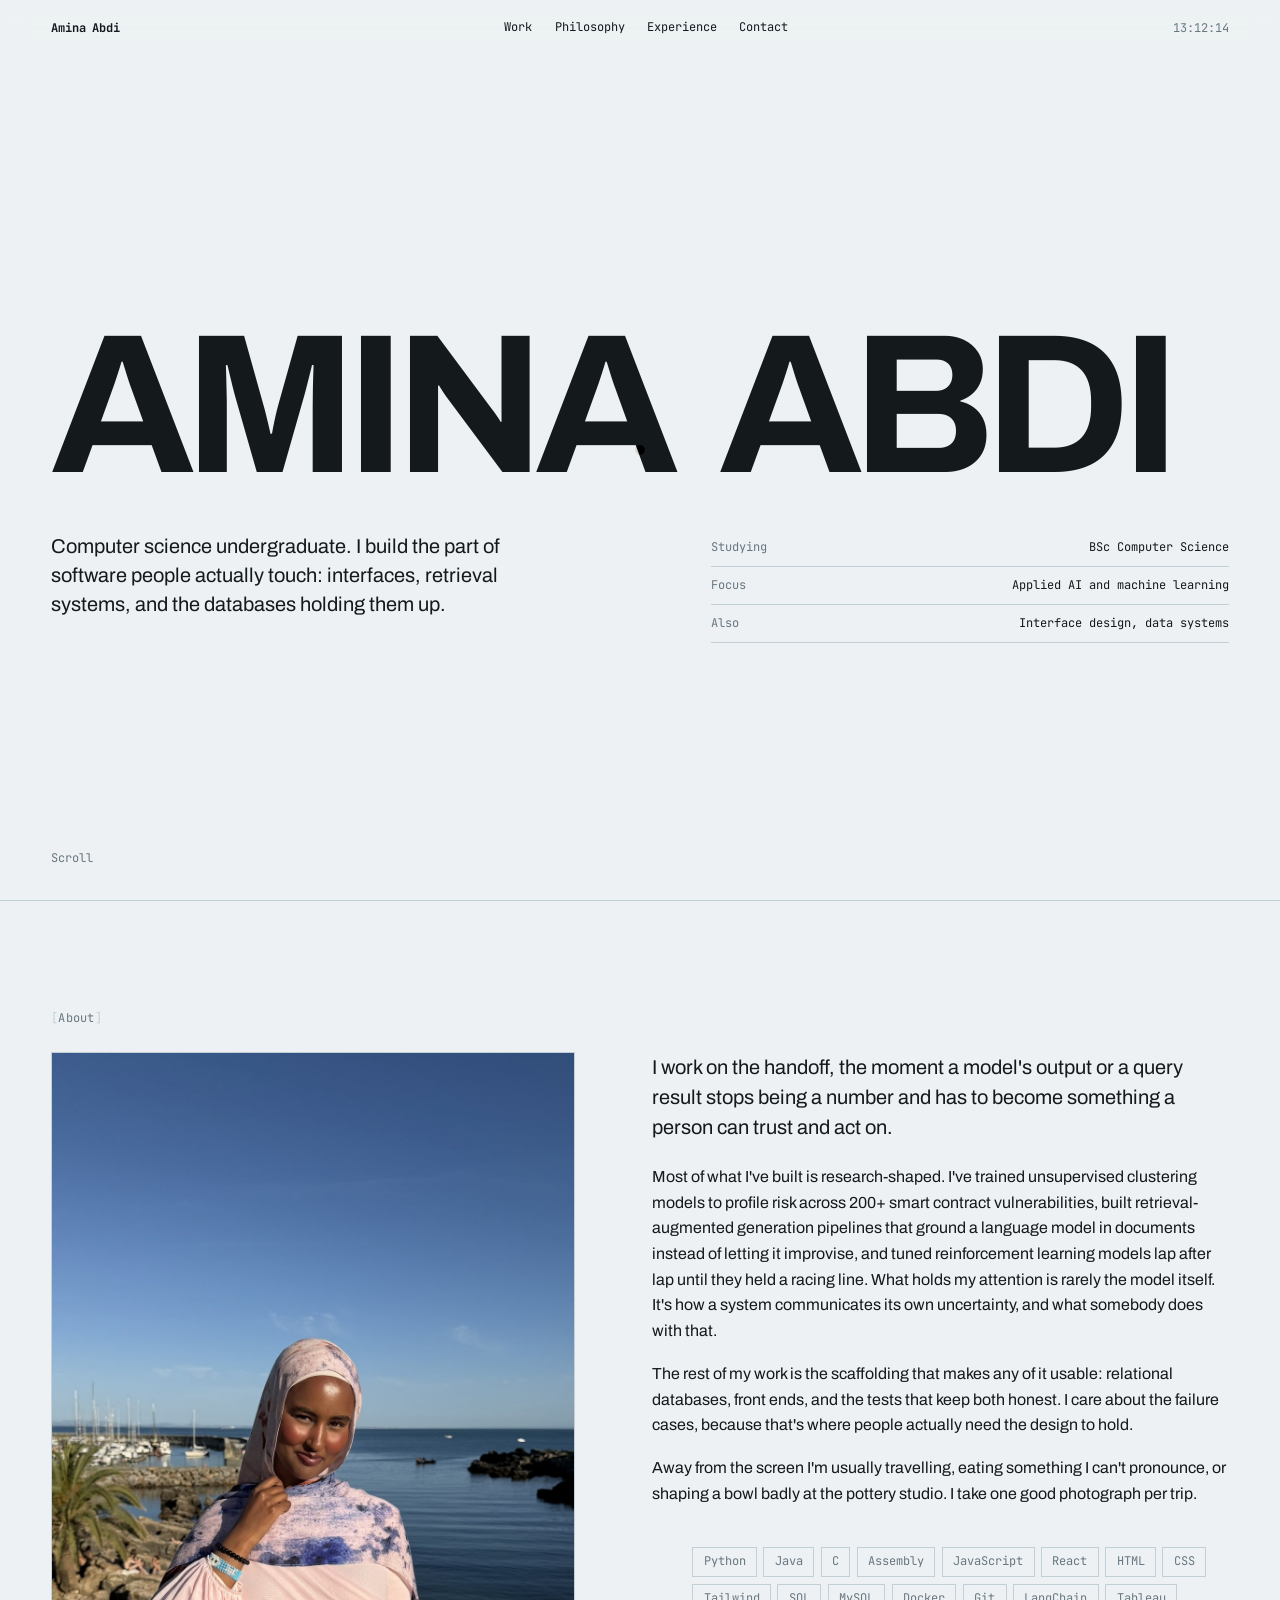
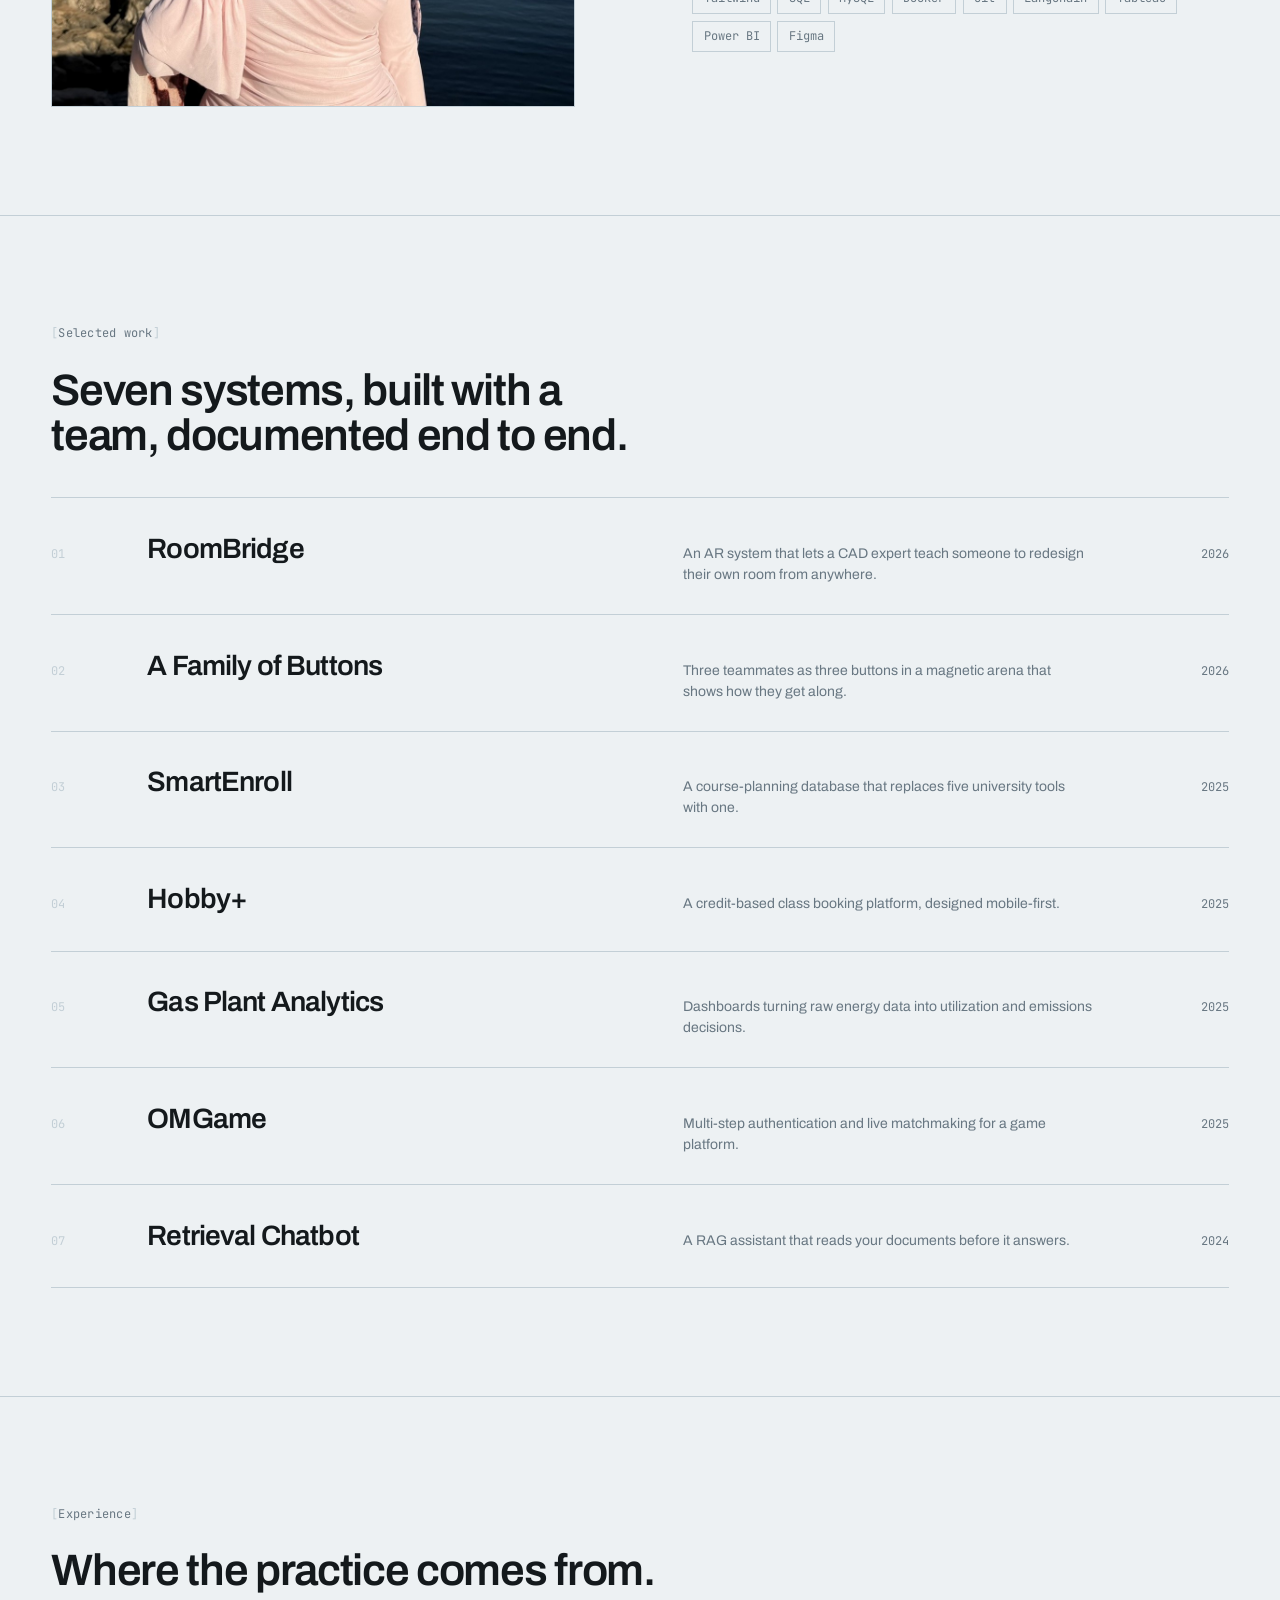
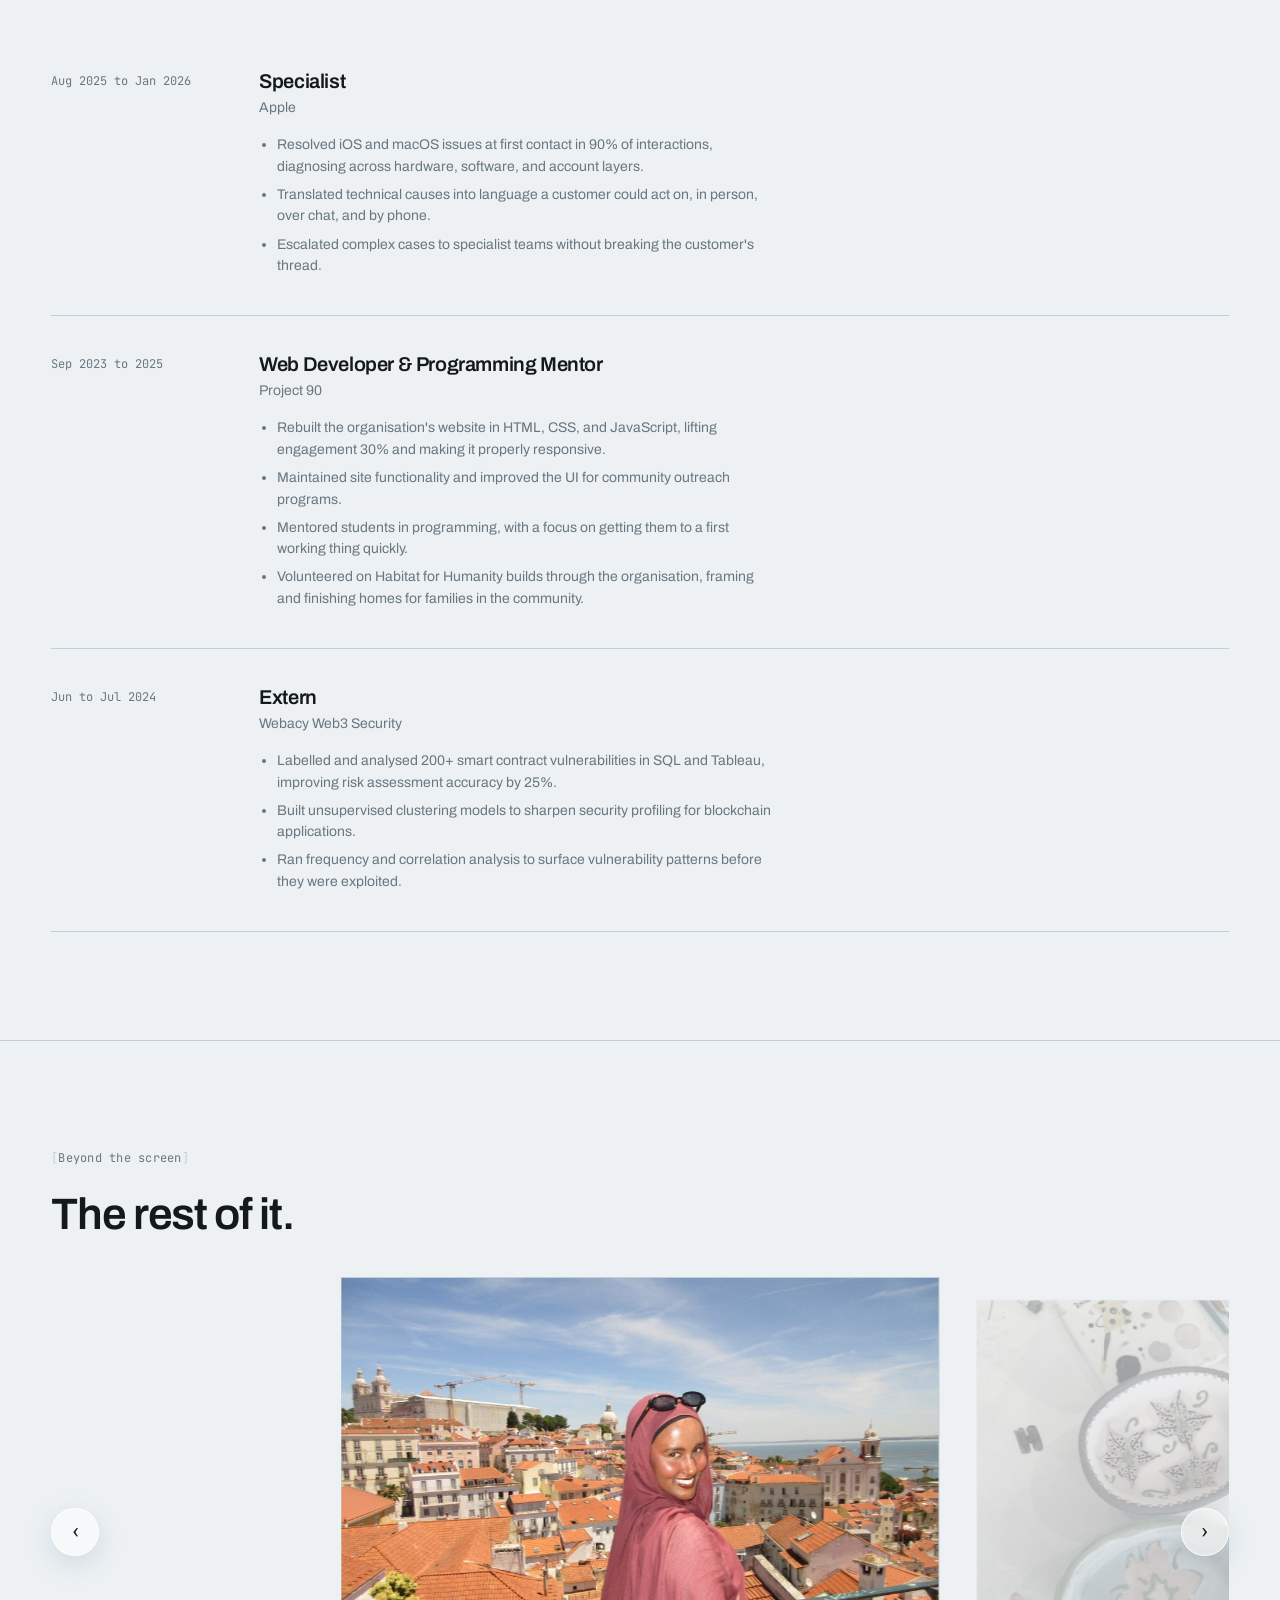
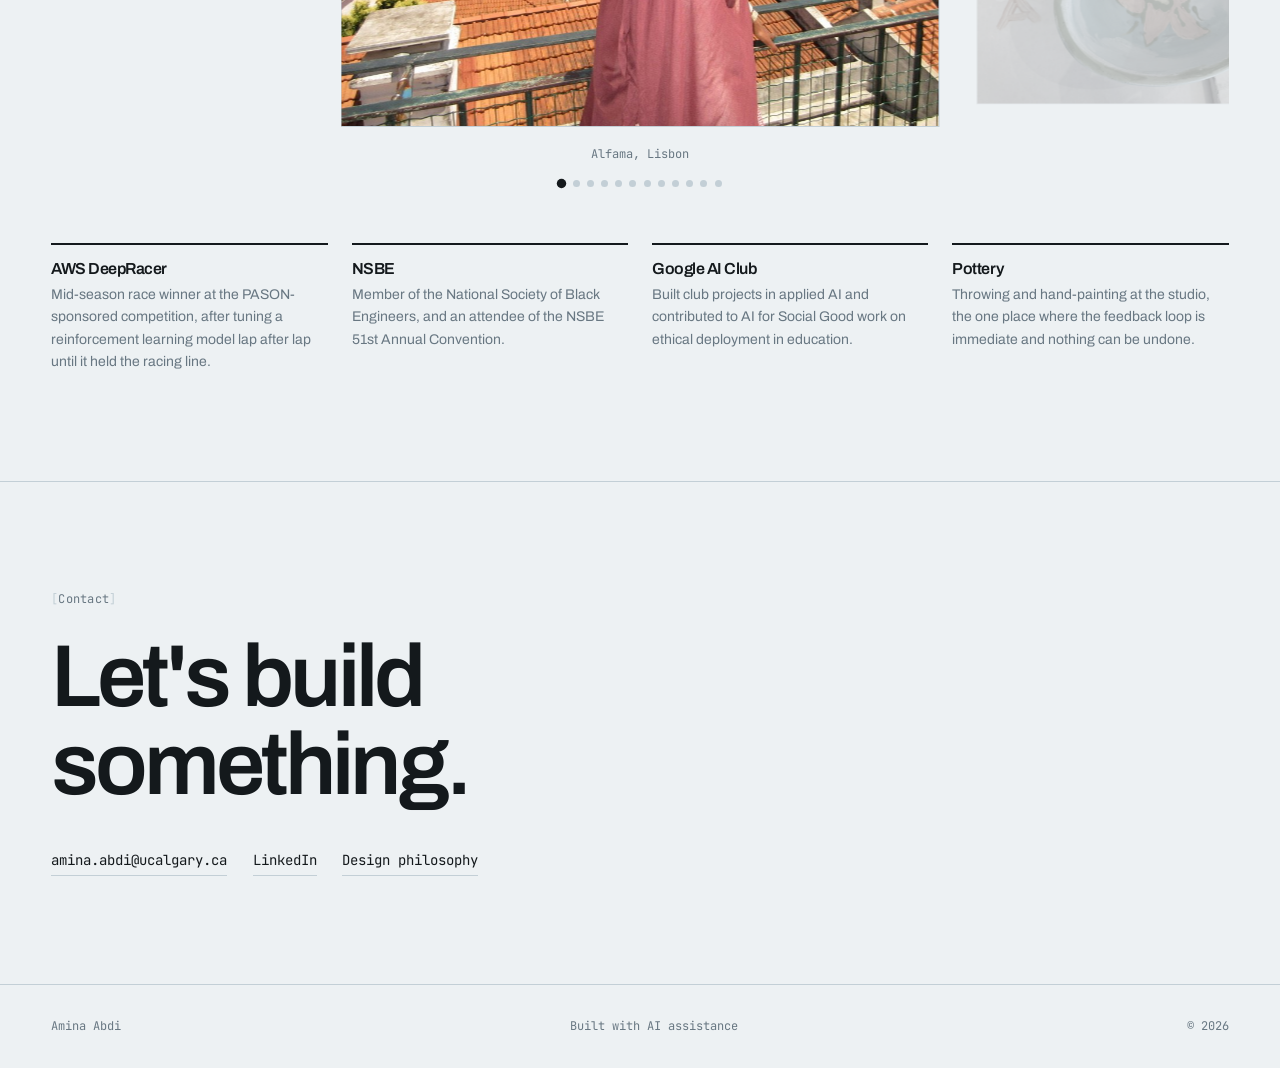
<file: index.html>
<!DOCTYPE html>
<html lang="en">
<head>
<meta charset="UTF-8">
<meta name="viewport" content="width=device-width, initial-scale=1.0">
<title>Amina Abdi | Computer Science &amp; Design</title>
<meta name="description" content="Portfolio of Amina Abdi. Computer science, applied AI and machine learning, and the interfaces that make them usable.">
<link rel="preconnect" href="https://fonts.googleapis.com">
<link rel="preconnect" href="https://fonts.gstatic.com" crossorigin>
<link href="https://fonts.googleapis.com/css2?family=Archivo:wght@400;500;600;700&family=JetBrains+Mono:wght@400;500&display=swap" rel="stylesheet">
<link rel="stylesheet" href="css/style.css">
</head>
<body>

<nav class="nav">
  <a href="index.html" class="nav-name">Amina Abdi</a>
  <div class="nav-links">
    <a href="#work">Work</a>
    <a href="philosophy.html">Philosophy</a>
    <a href="#experience">Experience</a>
    <a href="#contact">Contact</a>
  </div>
  <div class="clock"></div>
</nav>

<!-- ============ HERO ============ -->
<header class="hero">
  <h1 class="hero-name">AMINA ABDI</h1>

  <div class="hero-grid">
    <p class="hero-intro">
      Computer science undergraduate. I build the part of software
      people actually touch: interfaces, retrieval systems, and the databases
      holding them up.
    </p>

    <div class="hero-meta">
      <div><span>Studying</span><span>BSc Computer Science</span></div>
      <div><span>Focus</span><span>Applied AI and machine learning</span></div>
      <div><span>Also</span><span>Interface design, data systems</span></div>
    </div>
  </div>

  <div class="scroll-cue">Scroll</div>
</header>

<!-- ============ ABOUT ============ -->
<section class="section" id="about">
  <div class="wrap">
    <span class="marker">About</span>
    <div class="about-grid">

      <figure class="portrait" style="margin:0">
        <img src="assets/img/portrait.jpg" alt="Amina Abdi">
      </figure>

      <div>
        <p class="lede">
          I work on the handoff, the moment a model's output or a query result
          stops being a number and has to become something a person can trust
          and act on.
        </p>
        <p>
          Most of what I've built is research-shaped. I've trained unsupervised
          clustering models to profile risk across 200+ smart contract
          vulnerabilities, built retrieval-augmented generation pipelines that
          ground a language model in documents instead of letting it improvise,
          and tuned reinforcement learning models lap after lap until they held
          a racing line. What holds my attention is rarely the model itself. It's
          how a system communicates its own uncertainty, and what somebody
          does with that.
        </p>
        <p>
          The rest of my work is the scaffolding that makes any of it usable:
          relational databases, front ends, and the tests that keep both honest.
          I care about the failure cases, because that's where people actually
          need the design to hold.
        </p>
        <p>
          Away from the screen I'm usually travelling, eating something I can't
          pronounce, or shaping a bowl badly at the pottery studio. I take one
          good photograph per trip.
        </p>

        <ul class="skills">
          <li>Python</li><li>Java</li><li>C</li><li>Assembly</li>
          <li>JavaScript</li><li>React</li><li>HTML</li><li>CSS</li>
          <li>Tailwind</li><li>SQL</li><li>MySQL</li><li>Docker</li>
          <li>Git</li><li>LangChain</li><li>Tableau</li><li>Power BI</li>
          <li>Figma</li>
        </ul>
      </div>
    </div>
  </div>
</section>

<!-- ============ WORK ============ -->
<section class="section" id="work">
  <div class="wrap">
    <span class="marker">Selected work</span>
    <h2 class="section-head reveal">Seven systems, built with a team, documented end to end.</h2>

    <div class="work-list">

      <a class="work-row" href="work/roombridge.html" data-preview="assets/img/rb-view.jpg">
        <span class="work-index">01</span>
        <span class="work-title">RoomBridge</span>
        <span class="work-desc">An AR system that lets a CAD expert teach someone to redesign their own room from anywhere.</span>
        <span class="work-year">2026</span>
      </a>

      <a class="work-row" href="work/family-of-buttons.html" data-preview="assets/img/fob-final.jpg">
        <span class="work-index">02</span>
        <span class="work-title">A Family of Buttons</span>
        <span class="work-desc">Three teammates as three buttons in a magnetic arena that shows how they get along.</span>
        <span class="work-year">2026</span>
      </a>

      <a class="work-row" href="work/smartenroll.html" data-preview="assets/img/smartenroll-erd.png">
        <span class="work-index">03</span>
        <span class="work-title">SmartEnroll</span>
        <span class="work-desc">A course-planning database that replaces five university tools with one.</span>
        <span class="work-year">2025</span>
      </a>

      <a class="work-row" href="work/hobbyplus.html" data-preview="assets/img/hobbyplus-mobile.png">
        <span class="work-index">04</span>
        <span class="work-title">Hobby+</span>
        <span class="work-desc">A credit-based class booking platform, designed mobile-first.</span>
        <span class="work-year">2025</span>
      </a>

      <a class="work-row" href="work/gas-analytics.html" data-preview="assets/img/hackathon.png">
        <span class="work-index">05</span>
        <span class="work-title">Gas Plant Analytics</span>
        <span class="work-desc">Dashboards turning raw energy data into utilization and emissions decisions.</span>
        <span class="work-year">2025</span>
      </a>

      <a class="work-row" href="work/omgame.html" data-preview="assets/img/omgame.png">
        <span class="work-index">06</span>
        <span class="work-title">OMGame</span>
        <span class="work-desc">Multi-step authentication and live matchmaking for a game platform.</span>
        <span class="work-year">2025</span>
      </a>

      <a class="work-row" href="work/ai-chatbot.html" data-preview="assets/img/chatbot.png">
        <span class="work-index">07</span>
        <span class="work-title">Retrieval Chatbot</span>
        <span class="work-desc">A RAG assistant that reads your documents before it answers.</span>
        <span class="work-year">2024</span>
      </a>

    </div>
  </div>
</section>

<!-- ============ EXPERIENCE ============ -->
<section class="section" id="experience">
  <div class="wrap">
    <span class="marker">Experience</span>
    <h2 class="section-head reveal">Where the practice comes from.</h2>

    <div class="exp-row">
      <div class="exp-when">Aug 2025 to Jan 2026</div>
      <div>
        <div class="exp-role">Specialist</div>
        <div class="exp-org">Apple</div>
        <ul>
          <li>Resolved iOS and macOS issues at first contact in 90% of interactions, diagnosing across hardware, software, and account layers.</li>
          <li>Translated technical causes into language a customer could act on, in person, over chat, and by phone.</li>
          <li>Escalated complex cases to specialist teams without breaking the customer's thread.</li>
        </ul>
      </div>
    </div>

    <div class="exp-row">
      <div class="exp-when">Sep 2023 to 2025</div>
      <div>
        <div class="exp-role">Web Developer &amp; Programming Mentor</div>
        <div class="exp-org">Project 90</div>
        <ul>
          <li>Rebuilt the organisation's website in HTML, CSS, and JavaScript, lifting engagement 30% and making it properly responsive.</li>
          <li>Maintained site functionality and improved the UI for community outreach programs.</li>
          <li>Mentored students in programming, with a focus on getting them to a first working thing quickly.</li>
          <li>Volunteered on Habitat for Humanity builds through the organisation, framing and finishing homes for families in the community.</li>
        </ul>
      </div>
    </div>

    <div class="exp-row">
      <div class="exp-when">Jun to Jul 2024</div>
      <div>
        <div class="exp-role">Extern</div>
        <div class="exp-org">Webacy Web3 Security</div>
        <ul>
          <li>Labelled and analysed 200+ smart contract vulnerabilities in SQL and Tableau, improving risk assessment accuracy by 25%.</li>
          <li>Built unsupervised clustering models to sharpen security profiling for blockchain applications.</li>
          <li>Ran frequency and correlation analysis to surface vulnerability patterns before they were exploited.</li>
        </ul>
      </div>
    </div>
  </div>
</section>

<!-- ============ BEYOND ============ -->
<section class="section" id="beyond">
  <div class="wrap">
    <span class="marker">Beyond the screen</span>
    <h2 class="section-head reveal">The rest of it.</h2>

    <div class="carousel" data-carousel>
      <button class="car-btn car-prev" type="button" aria-label="Previous photo">&#8249;</button>
      <div class="car-viewport">
        <ul class="car-track">
          <li class="car-slide"><img src="assets/img/lisbon-portrait.jpg" alt="Amina on a terrace above the rooftops of Alfama, Lisbon" data-caption="Alfama, Lisbon"></li>
          <li class="car-slide"><img src="assets/img/pottery.jpg" alt="Two hand-painted ceramic dishes with floral patterns" data-caption="Pottery studio"></li>
          <li class="car-slide"><img src="assets/img/sintra-castle.jpg" alt="Stone tower and terraced gardens at Quinta da Regaleira" data-caption="Quinta da Regaleira, Sintra"></li>
          <li class="car-slide"><img src="assets/img/nsbe-wall.jpg" alt="Amina at the National Society of Black Engineers annual convention" data-caption="NSBE Annual Convention"></li>
          <li class="car-slide"><img src="assets/img/portugal.jpg" alt="Cliffs meeting the Atlantic at Cascais" data-caption="Cascais, Portugal"></li>
          <li class="car-slide"><img src="assets/img/nata.jpg" alt="Four pastéis de nata on a plate" data-caption="Pastéis de nata"></li>
          <li class="car-slide"><img src="assets/img/deepracer.jpg" alt="Amina beside the DeepRacer competition banner after winning" data-caption="AWS DeepRacer race winners"></li>
          <li class="car-slide"><img src="assets/img/travel.jpg" alt="Amina on the Dom Luís I Bridge in Porto" data-caption="Porto, Portugal"></li>
          <li class="car-slide"><img src="assets/img/sintra-path.jpg" alt="Cobbled path winding past a spired tower in Sintra" data-caption="Sintra"></li>
          <li class="car-slide"><img src="assets/img/lisbon-view.jpg" alt="Amina with arms raised at a viewpoint over Lisbon and the river" data-caption="Miradouro, Lisbon"></li>
          <li class="car-slide"><img src="assets/img/palace.jpg" alt="Chandeliered hall of a Portuguese palace" data-caption="Palace interior, Sintra"></li>
          <li class="car-slide"><img src="assets/img/nsbe-badge.jpg" alt="Amina's NSBE annual convention badge" data-caption="NSBE Annual Convention, Chicago"></li>
        </ul>
      </div>
      <button class="car-btn car-next" type="button" aria-label="Next photo">&#8250;</button>
      <p class="car-caption" aria-live="polite"></p>
      <div class="car-dots"></div>
    </div>

    <div class="notes">
      <div class="note">
        <h3>AWS DeepRacer</h3>
        <p>Mid-season race winner at the PASON-sponsored competition, after tuning a reinforcement learning model lap after lap until it held the racing line.</p>
      </div>
      <div class="note">
        <h3>NSBE</h3>
        <p>Member of the National Society of Black Engineers, and an attendee of the NSBE 51st Annual Convention.</p>
      </div>
      <div class="note">
        <h3>Google AI Club</h3>
        <p>Built club projects in applied AI and contributed to AI for Social Good work on ethical deployment in education.</p>
      </div>
      <div class="note">
        <h3>Pottery</h3>
        <p>Throwing and hand-painting at the studio, the one place where the feedback loop is immediate and nothing can be undone.</p>
      </div>
    </div>
  </div>
</section>

<!-- ============ CONTACT ============ -->
<section class="section" id="contact">
  <div class="wrap">
    <span class="marker">Contact</span>
    <h2 class="contact-head reveal">Let's build<br>something.</h2>
    <div class="contact-links">
      <a href="mailto:amina.abdi@ucalgary.ca">amina.abdi@ucalgary.ca</a>
      <a href="https://ca.linkedin.com/in/abdi-amina" target="_blank" rel="noopener">LinkedIn</a>
      <a href="philosophy.html">Design philosophy</a>
    </div>
  </div>
</section>

<footer class="foot">
  <span>Amina Abdi</span>
  <span>Built with AI assistance</span>
  <span>&copy; 2026</span>
</footer>

<script src="js/main.js"></script>
</body>
</html>
</file>
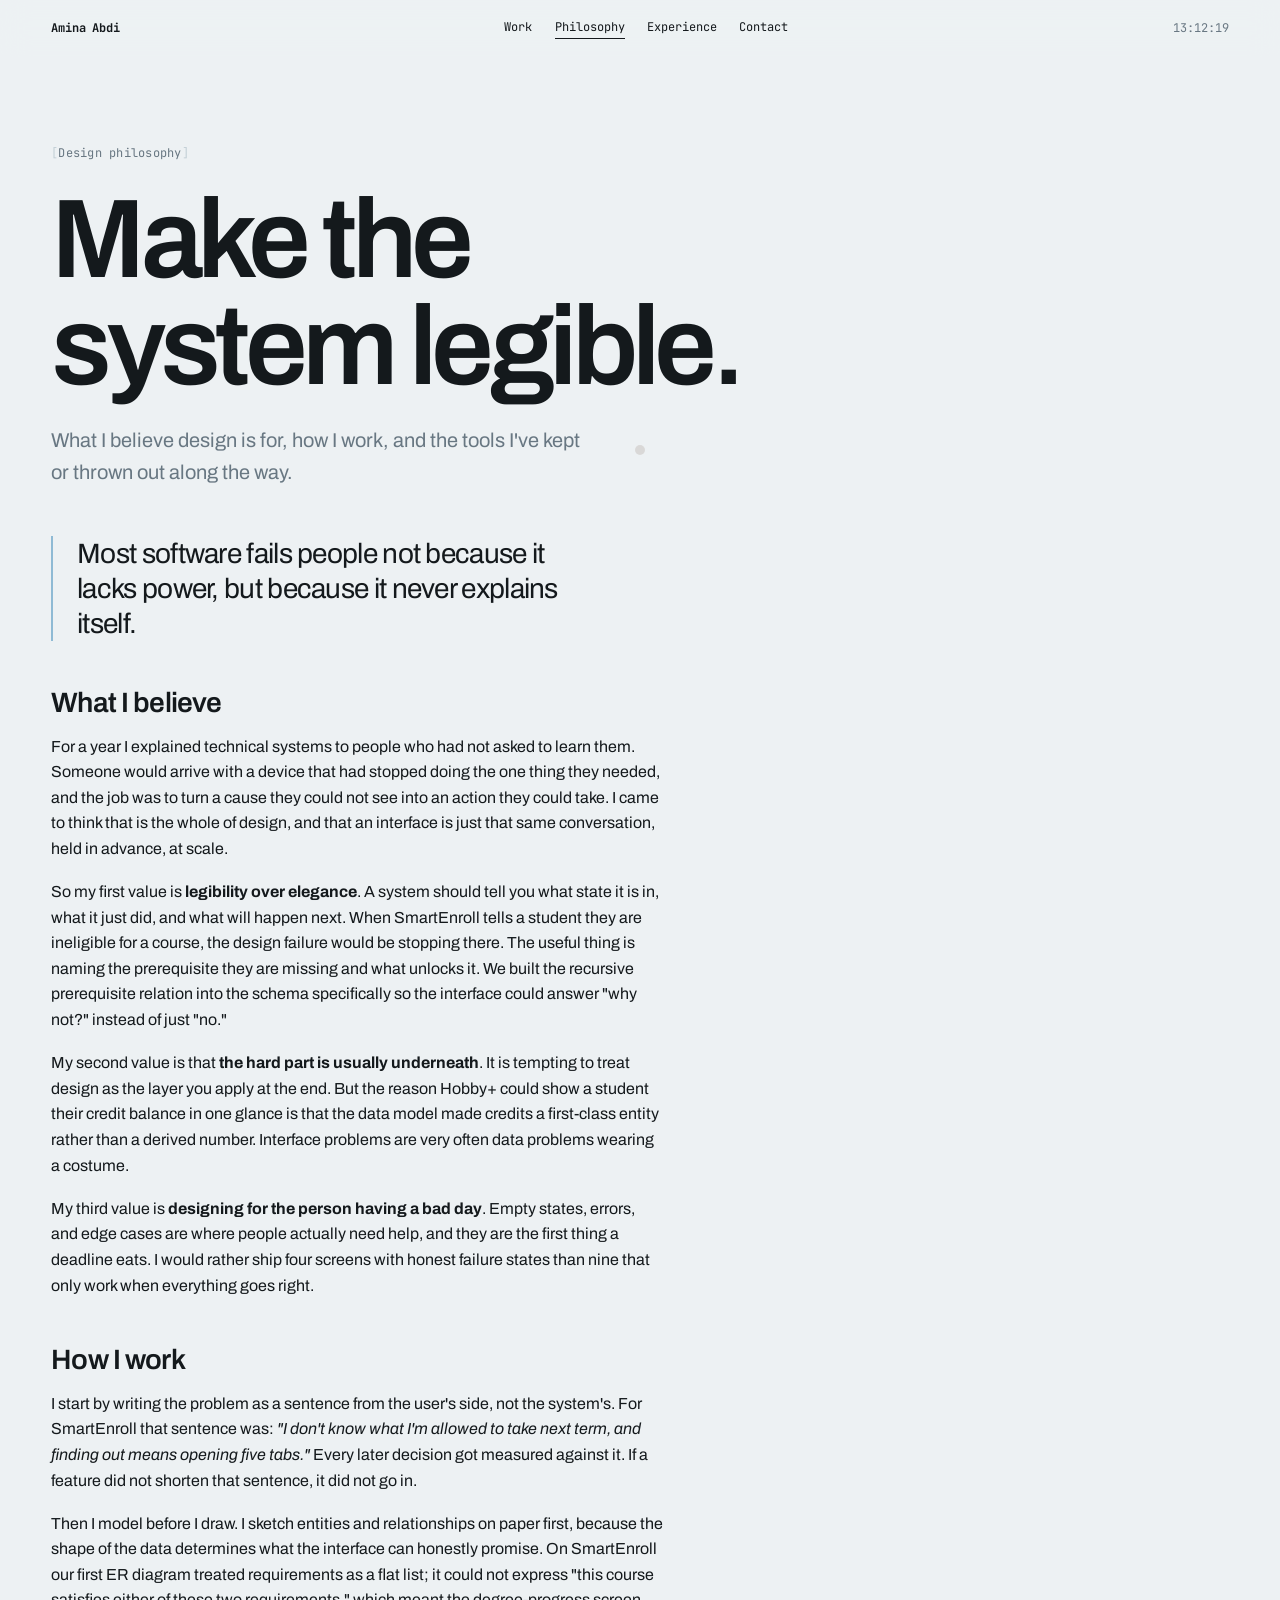
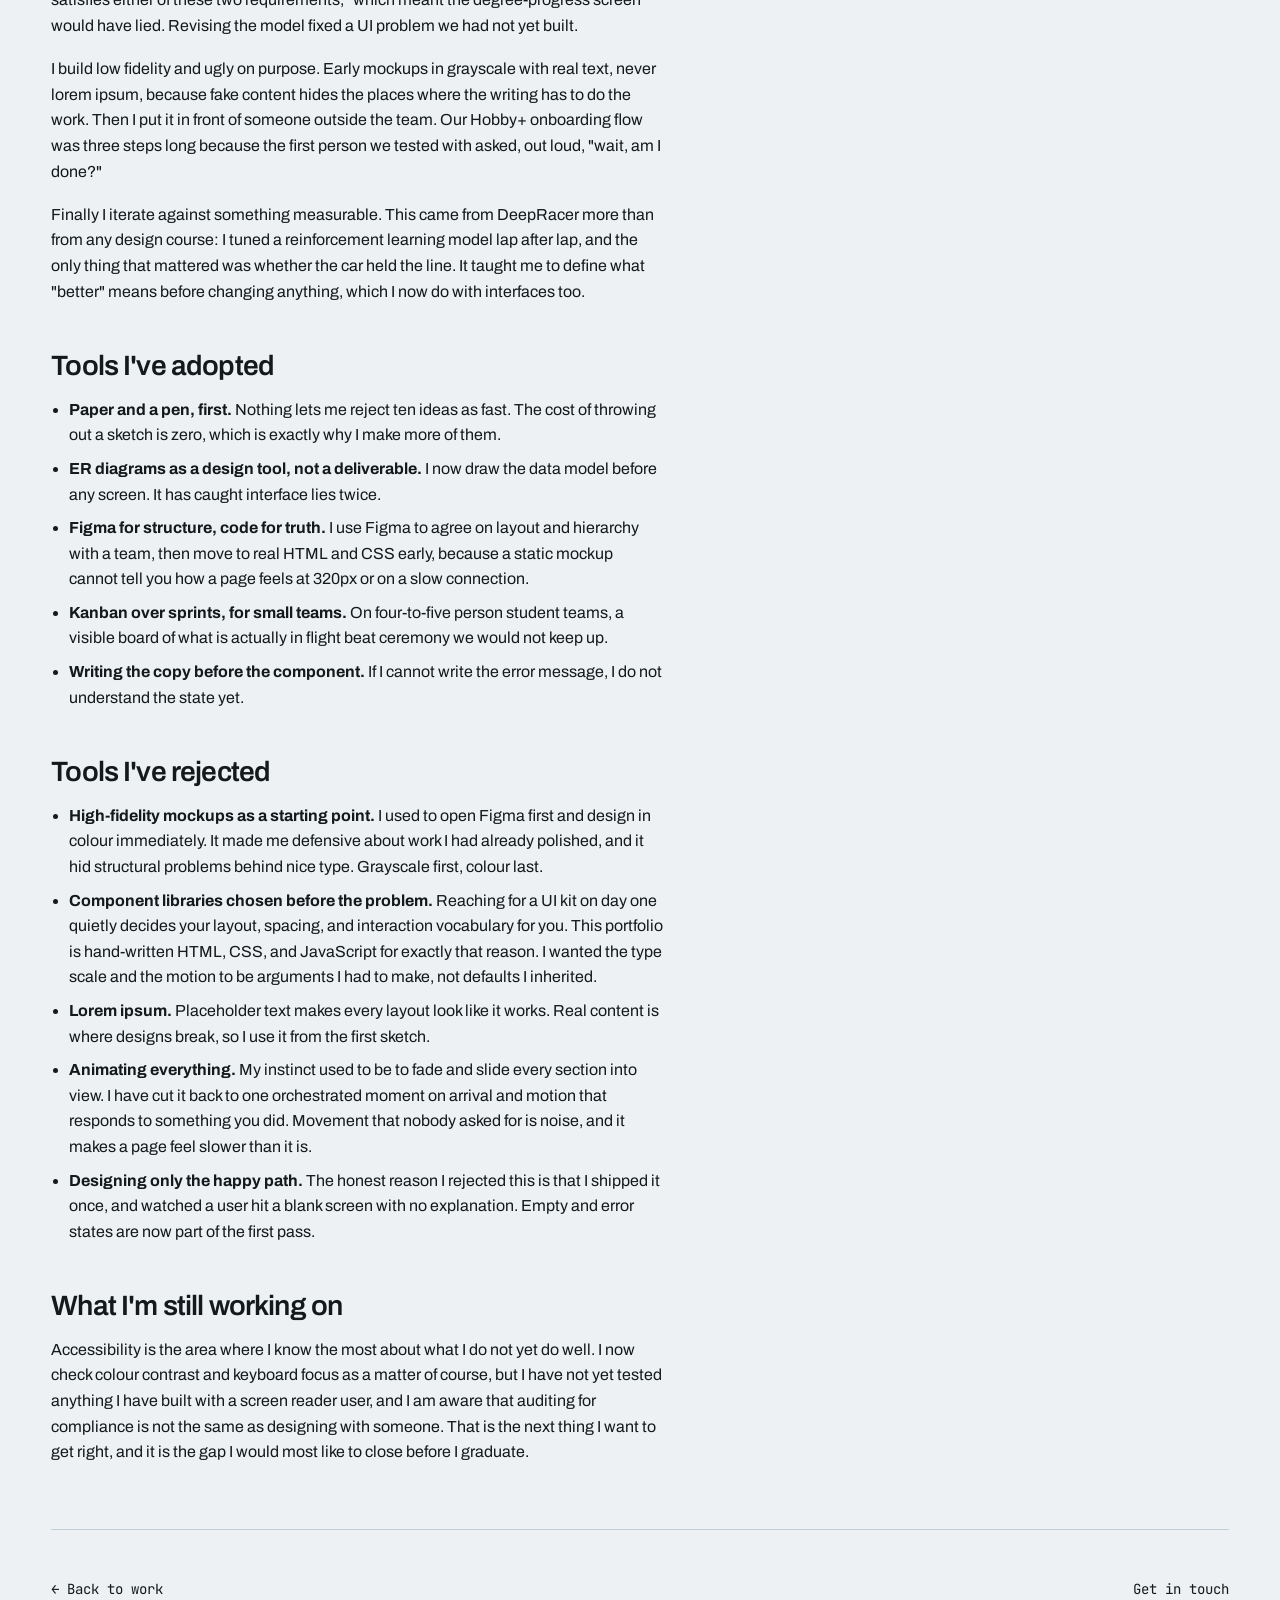
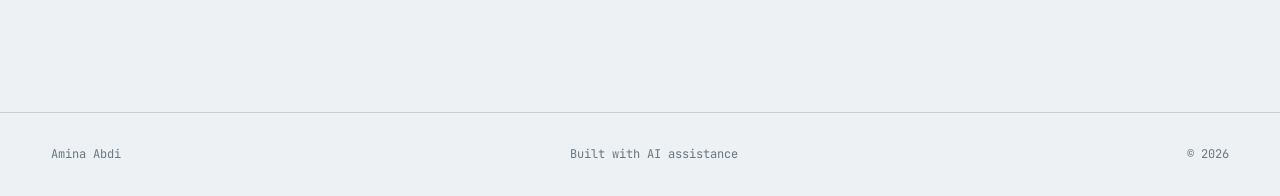
<file: philosophy.html>
<!DOCTYPE html>
<html lang="en">
<head>
<meta charset="UTF-8">
<meta name="viewport" content="width=device-width, initial-scale=1.0">
<title>Design Philosophy | Amina Abdi</title>
<meta name="description" content="The design values, process, and tools Amina Abdi has adopted and rejected.">
<link rel="preconnect" href="https://fonts.googleapis.com">
<link rel="preconnect" href="https://fonts.gstatic.com" crossorigin>
<link href="https://fonts.googleapis.com/css2?family=Archivo:wght@400;500;600;700&family=JetBrains+Mono:wght@400;500&display=swap" rel="stylesheet">
<link rel="stylesheet" href="css/style.css">
</head>
<body>

<nav class="nav">
  <a href="index.html" class="nav-name">Amina Abdi</a>
  <div class="nav-links">
    <a href="index.html#work">Work</a>
    <a href="philosophy.html" aria-current="page">Philosophy</a>
    <a href="index.html#experience">Experience</a>
    <a href="index.html#contact">Contact</a>
  </div>
  <div class="clock"></div>
</nav>

<header class="case-hero">
  <div class="wrap" style="padding-inline:0">
    <span class="marker">Design philosophy</span>
    <h1 class="case-title">Make the<br>system legible.</h1>
    <p class="case-sub">
      What I believe design is for, how I work, and the tools I've kept
      or thrown out along the way.
    </p>
  </div>
</header>

<main class="wrap case-body" style="padding-bottom:4rem">

  <p class="pull">
    Most software fails people not because it lacks power, but because it
    never explains itself.
  </p>

  <h2>What I believe</h2>

  <p>
    For a year I explained technical systems to people who had not asked to
    learn them. Someone would arrive with a device that had stopped doing the
    one thing they needed, and the job was to turn a cause they could not see
    into an action they could take. I came to think that is the whole of
    design, and that an interface is just that same conversation, held in
    advance, at scale.
  </p>

  <p>
    So my first value is <strong>legibility over elegance</strong>. A system
    should tell you what state it is in, what it just did, and what will happen
    next. When SmartEnroll tells a student they are ineligible for a course, the
    design failure would be stopping there. The useful thing is naming the
    prerequisite they are missing and what unlocks it. We built the recursive
    prerequisite relation into the schema specifically so the interface could
    answer "why not?" instead of just "no."
  </p>

  <p>
    My second value is that <strong>the hard part is usually underneath</strong>.
    It is tempting to treat design as the layer you apply at the end. But the
    reason Hobby+ could show a student their credit balance in one glance is that
    the data model made credits a first-class entity rather than a derived
    number. Interface problems are very often data problems wearing a costume.
  </p>

  <p>
    My third value is <strong>designing for the person having a bad day</strong>.
    Empty states, errors, and edge cases are where people actually need help, and
    they are the first thing a deadline eats. I would rather ship four screens
    with honest failure states than nine that only work when everything goes
    right.
  </p>

  <h2>How I work</h2>

  <p>
    I start by writing the problem as a sentence from the user's side, not the
    system's. For SmartEnroll that sentence was: <em>"I don't know what I'm
    allowed to take next term, and finding out means opening five tabs."</em>
    Every later decision got measured against it. If a feature did not shorten
    that sentence, it did not go in.
  </p>

  <p>
    Then I model before I draw. I sketch entities and relationships on paper
    first, because the shape of the data determines what the interface can
    honestly promise. On SmartEnroll our first ER diagram treated requirements
    as a flat list; it could not express "this course satisfies either of these
    two requirements," which meant the degree-progress screen would have lied.
    Revising the model fixed a UI problem we had not yet built.
  </p>

  <p>
    I build low fidelity and ugly on purpose. Early mockups in grayscale with
    real text, never lorem ipsum, because fake content hides the places where
    the writing has to do the work. Then I put it in front of someone outside
    the team. Our Hobby+ onboarding flow was three steps long because the first
    person we tested with asked, out loud, "wait, am I done?"
  </p>

  <p>
    Finally I iterate against something measurable. This came from DeepRacer more
    than from any design course: I tuned a reinforcement learning model lap after
    lap, and the only thing that mattered was whether the car held the line. It
    taught me to define what "better" means before changing anything, which I now
    do with interfaces too.
  </p>

  <h2>Tools I've adopted</h2>

  <ul>
    <li><strong>Paper and a pen, first.</strong> Nothing lets me reject ten ideas as fast. The cost of throwing out a sketch is zero, which is exactly why I make more of them.</li>
    <li><strong>ER diagrams as a design tool, not a deliverable.</strong> I now draw the data model before any screen. It has caught interface lies twice.</li>
    <li><strong>Figma for structure, code for truth.</strong> I use Figma to agree on layout and hierarchy with a team, then move to real HTML and CSS early, because a static mockup cannot tell you how a page feels at 320px or on a slow connection.</li>
    <li><strong>Kanban over sprints, for small teams.</strong> On four-to-five person student teams, a visible board of what is actually in flight beat ceremony we would not keep up.</li>
    <li><strong>Writing the copy before the component.</strong> If I cannot write the error message, I do not understand the state yet.</li>
  </ul>

  <h2>Tools I've rejected</h2>

  <ul>
    <li>
      <strong>High-fidelity mockups as a starting point.</strong> I used to open
      Figma first and design in colour immediately. It made me defensive about
      work I had already polished, and it hid structural problems behind nice
      type. Grayscale first, colour last.
    </li>
    <li>
      <strong>Component libraries chosen before the problem.</strong> Reaching
      for a UI kit on day one quietly decides your layout, spacing, and
      interaction vocabulary for you. This portfolio is hand-written HTML, CSS,
      and JavaScript for exactly that reason. I wanted the type scale and the
      motion to be arguments I had to make, not defaults I inherited.
    </li>
    <li>
      <strong>Lorem ipsum.</strong> Placeholder text makes every layout look
      like it works. Real content is where designs break, so I use it from the
      first sketch.
    </li>
    <li>
      <strong>Animating everything.</strong> My instinct used to be to fade and
      slide every section into view. I have cut it back to one orchestrated
      moment on arrival and motion that responds to something you did. Movement
      that nobody asked for is noise, and it makes a page feel slower than it is.
    </li>
    <li>
      <strong>Designing only the happy path.</strong> The honest reason I
      rejected this is that I shipped it once, and watched a user hit a blank
      screen with no explanation. Empty and error states are now part of the
      first pass.
    </li>
  </ul>

  <h2>What I'm still working on</h2>

  <p>
    Accessibility is the area where I know the most about what I do not yet do
    well. I now check colour contrast and keyboard focus as a matter of course,
    but I have not yet tested anything I have built with a screen reader user,
    and I am aware that auditing for compliance is not the same as designing
    with someone. That is the next thing I want to get right, and it is the gap
    I would most like to close before I graduate.
  </p>

  <nav class="case-nav">
    <a href="index.html">← Back to work</a>
    <a href="index.html#contact">Get in touch</a>
  </nav>

</main>

<footer class="foot">
  <span>Amina Abdi</span>
  <span>Built with AI assistance</span>
  <span>&copy; 2026</span>
</footer>

<script src="js/main.js"></script>
</body>
</html>
</file>
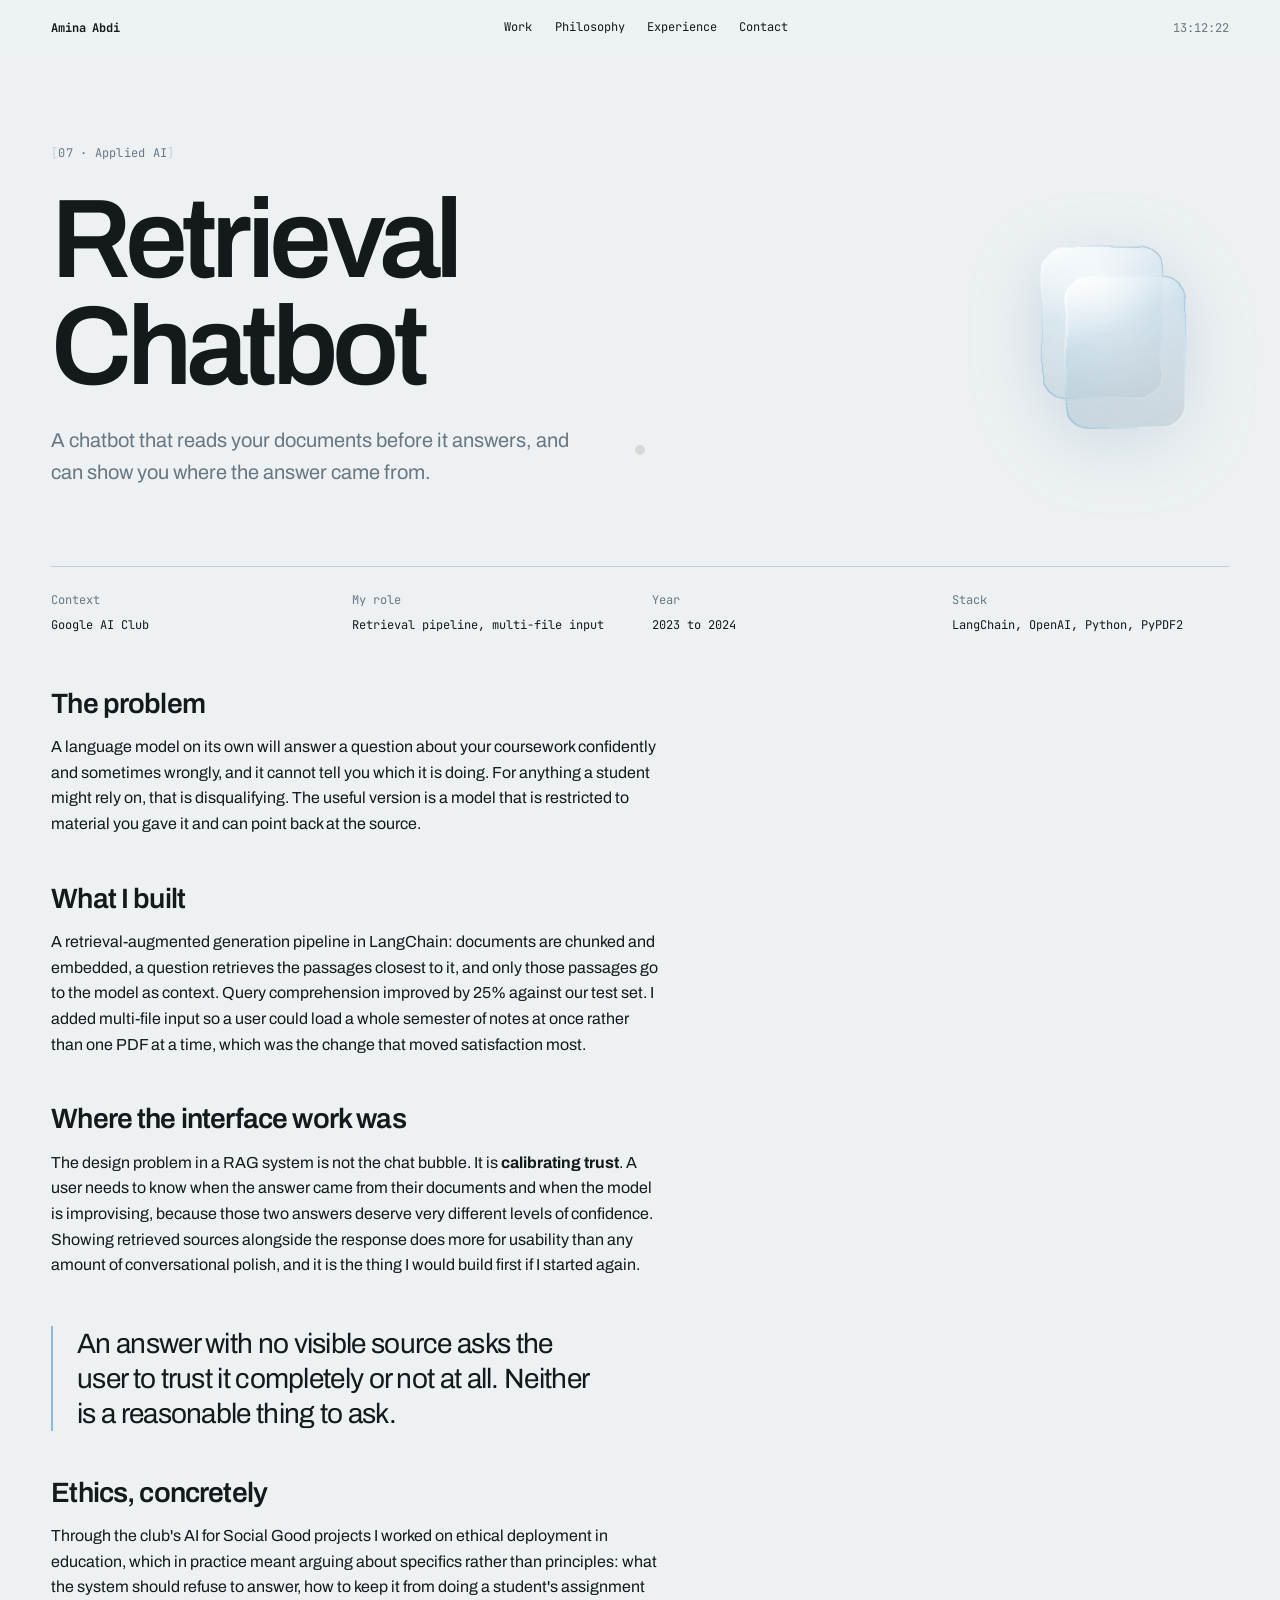
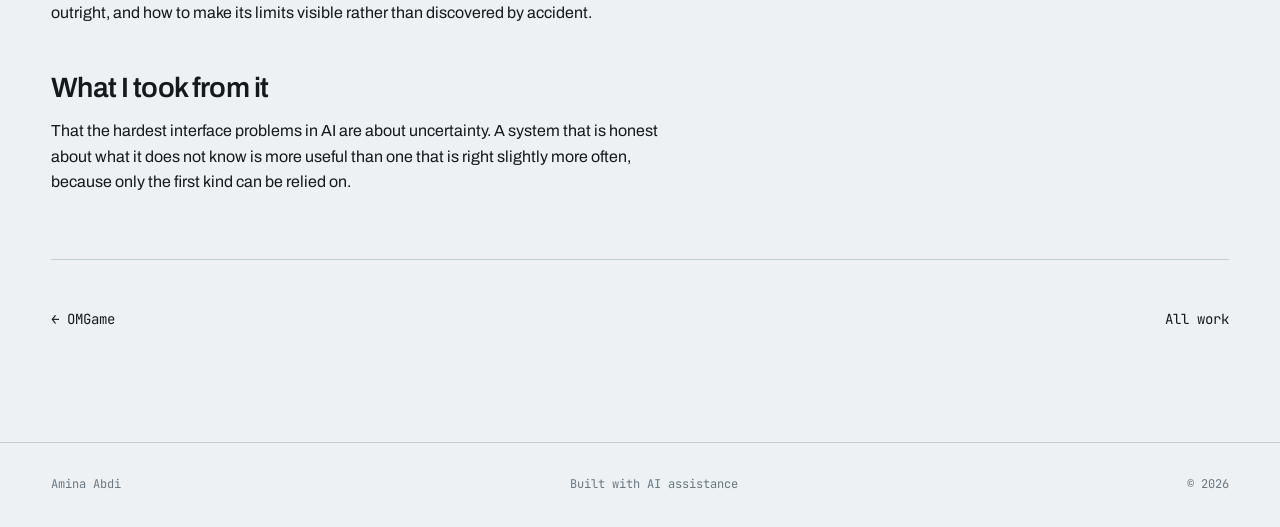
<file: work/ai-chatbot.html>
<!DOCTYPE html>
<html lang="en">
<head>
<meta charset="UTF-8">
<meta name="viewport" content="width=device-width, initial-scale=1.0">
<title>Retrieval Chatbot | Amina Abdi</title>
<meta name="description" content="A retrieval-augmented generation chatbot built with LangChain and OpenAI for the Google AI Club.">
<link rel="preconnect" href="https://fonts.googleapis.com">
<link rel="preconnect" href="https://fonts.gstatic.com" crossorigin>
<link href="https://fonts.googleapis.com/css2?family=Archivo:wght@400;500;600;700&family=JetBrains+Mono:wght@400;500&display=swap" rel="stylesheet">
<link rel="stylesheet" href="../css/style.css">
</head>
<body>

<nav class="nav">
  <a href="../index.html" class="nav-name">Amina Abdi</a>
  <div class="nav-links">
    <a href="../index.html#work">Work</a>
    <a href="../philosophy.html">Philosophy</a>
    <a href="../index.html#experience">Experience</a>
    <a href="../index.html#contact">Contact</a>
  </div>
  <div class="clock"></div>
</nav>

<header class="case-hero">
  <div class="wrap" style="padding-inline:0">
      <div class="case-hero-grid">
        <div>
      <span class="marker">07 · Applied AI</span>
      <h1 class="case-title">Retrieval<br>Chatbot</h1>
      <p class="case-sub">
        A chatbot that reads your documents before it answers, and can show you
        where the answer came from.
      </p>
        </div>
        <div class="glass-mark" data-shape="document"></div>
      </div>
  </div>
</header>

<main class="wrap case-body" style="padding-bottom:4rem">

  <dl class="case-facts">
    <div><dt>Context</dt><dd>Google AI Club</dd></div>
    <div><dt>My role</dt><dd>Retrieval pipeline, multi-file input</dd></div>
    <div><dt>Year</dt><dd>2023 to 2024</dd></div>
    <div><dt>Stack</dt><dd>LangChain, OpenAI, Python, PyPDF2</dd></div>
  </dl>

  <h2>The problem</h2>
  <p>
    A language model on its own will answer a question about your coursework
    confidently and sometimes wrongly, and it cannot tell you which it is doing.
    For anything a student might rely on, that is disqualifying. The useful
    version is a model that is restricted to material you gave it and can point
    back at the source.
  </p>

  <h2>What I built</h2>
  <p>
    A retrieval-augmented generation pipeline in LangChain: documents are chunked
    and embedded, a question retrieves the passages closest to it, and only those
    passages go to the model as context. Query comprehension improved by 25%
    against our test set. I added multi-file input so a user could load a whole
    semester of notes at once rather than one PDF at a time, which was the change
    that moved satisfaction most.
  </p>

  <h2>Where the interface work was</h2>
  <p>
    The design problem in a RAG system is not the chat bubble. It is
    <strong>calibrating trust</strong>. A user needs to know when the answer came
    from their documents and when the model is improvising, because those two
    answers deserve very different levels of confidence. Showing retrieved
    sources alongside the response does more for usability than any amount of
    conversational polish, and it is the thing I would build first if I started
    again.
  </p>

  <p class="pull">
    An answer with no visible source asks the user to trust it completely or not
    at all. Neither is a reasonable thing to ask.
  </p>

  <h2>Ethics, concretely</h2>
  <p>
    Through the club's AI for Social Good projects I worked on ethical deployment
    in education, which in practice meant arguing about specifics rather than
    principles: what the system should refuse to answer, how to keep it from
    doing a student's assignment outright, and how to make its limits visible
    rather than discovered by accident.
  </p>

  <h2>What I took from it</h2>
  <p>
    That the hardest interface problems in AI are about uncertainty. A system that
    is honest about what it does not know is more useful than one that is right
    slightly more often, because only the first kind can be relied on.
  </p>

  <nav class="case-nav">
    <a href="omgame.html">← OMGame</a>
    <a href="../index.html#work">All work</a>
  </nav>

</main>

<footer class="foot">
  <span>Amina Abdi</span>
  <span>Built with AI assistance</span>
  <span>&copy; 2026</span>
</footer>

<script src="../js/main.js"></script>
</body>
</html>
</file>
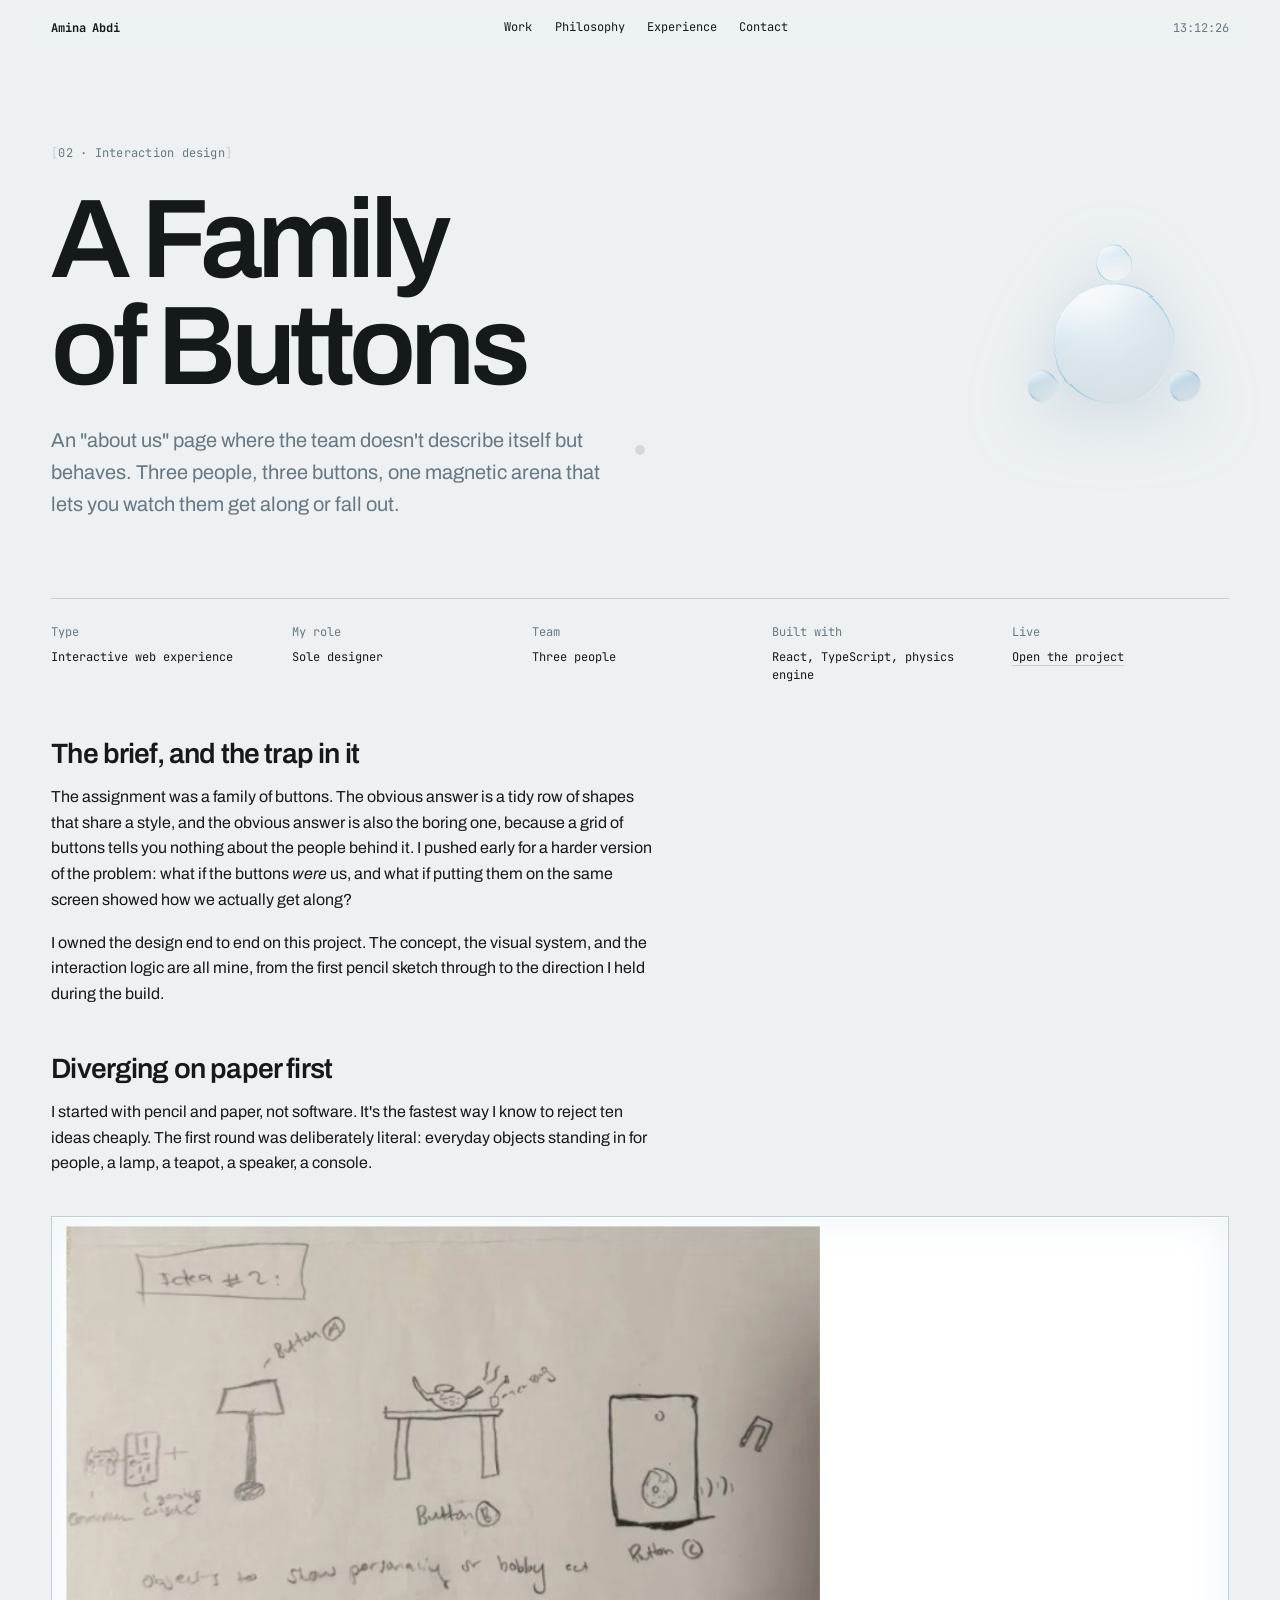
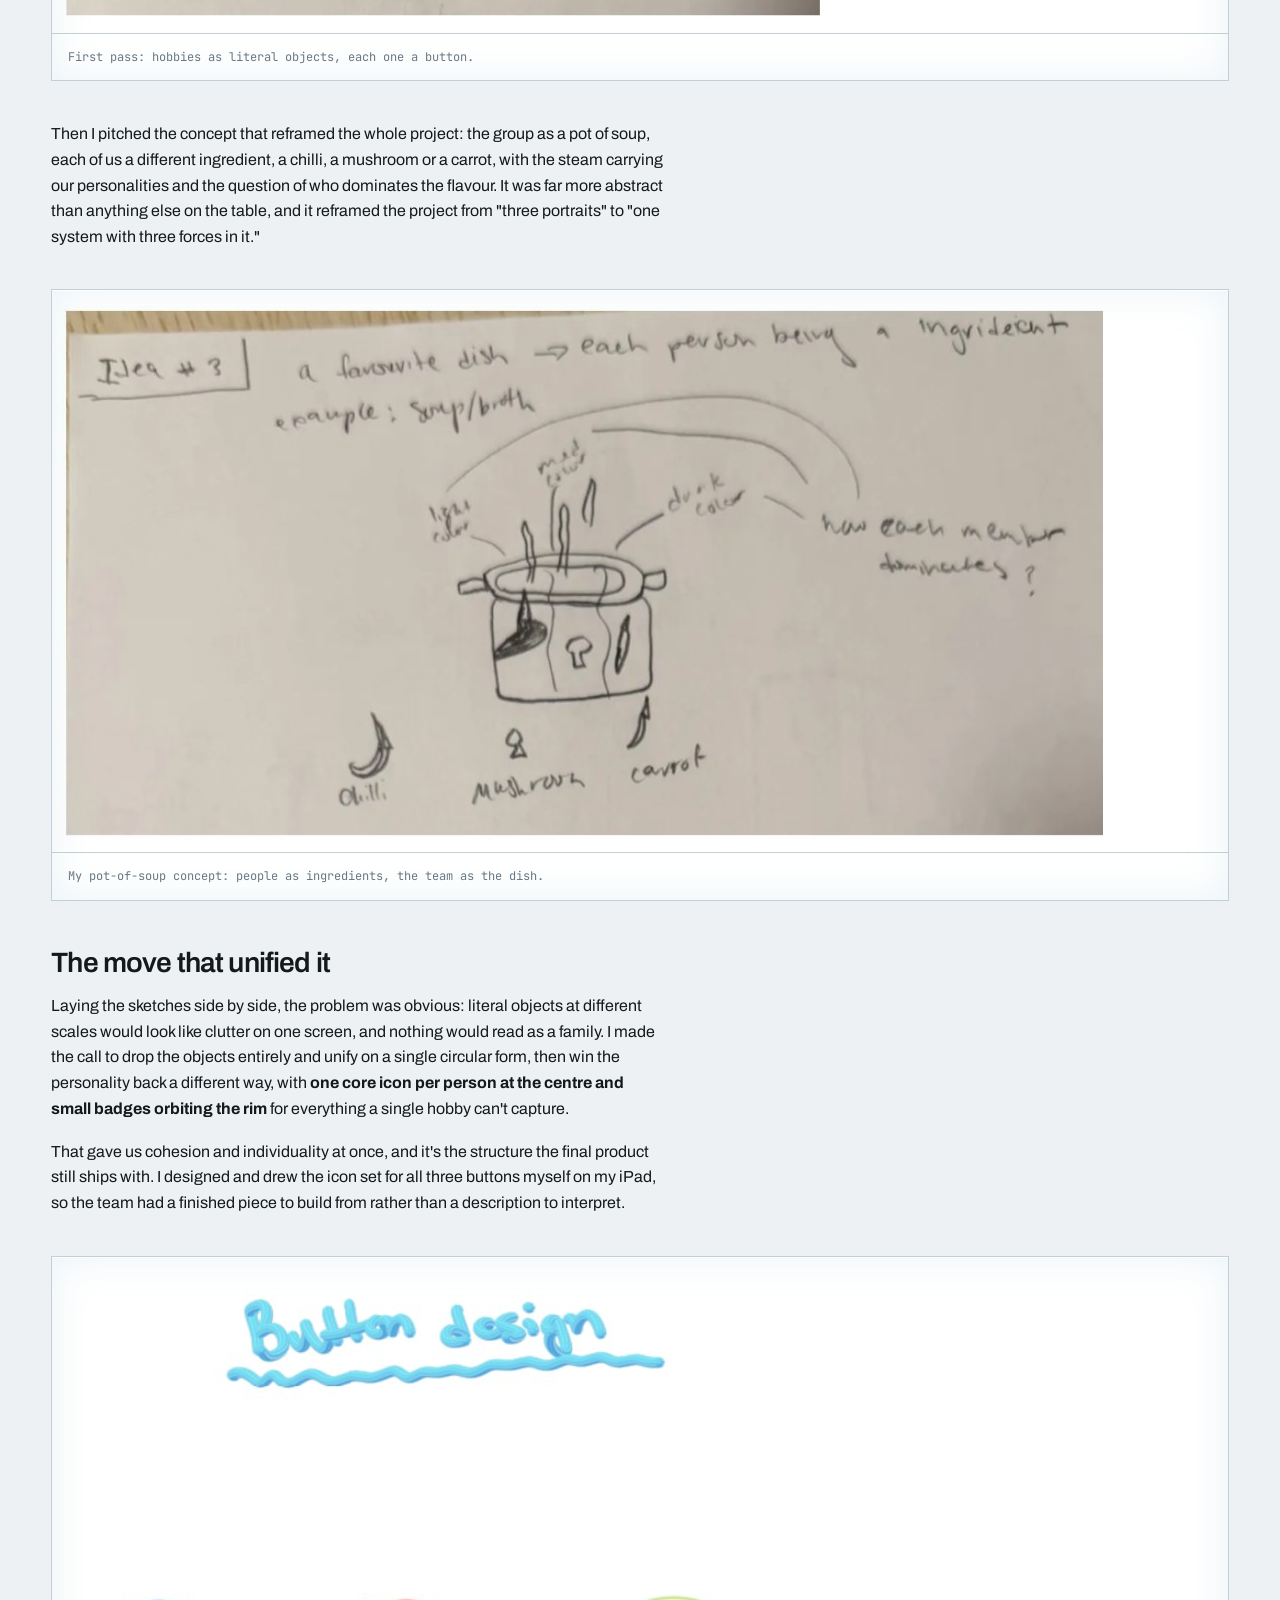
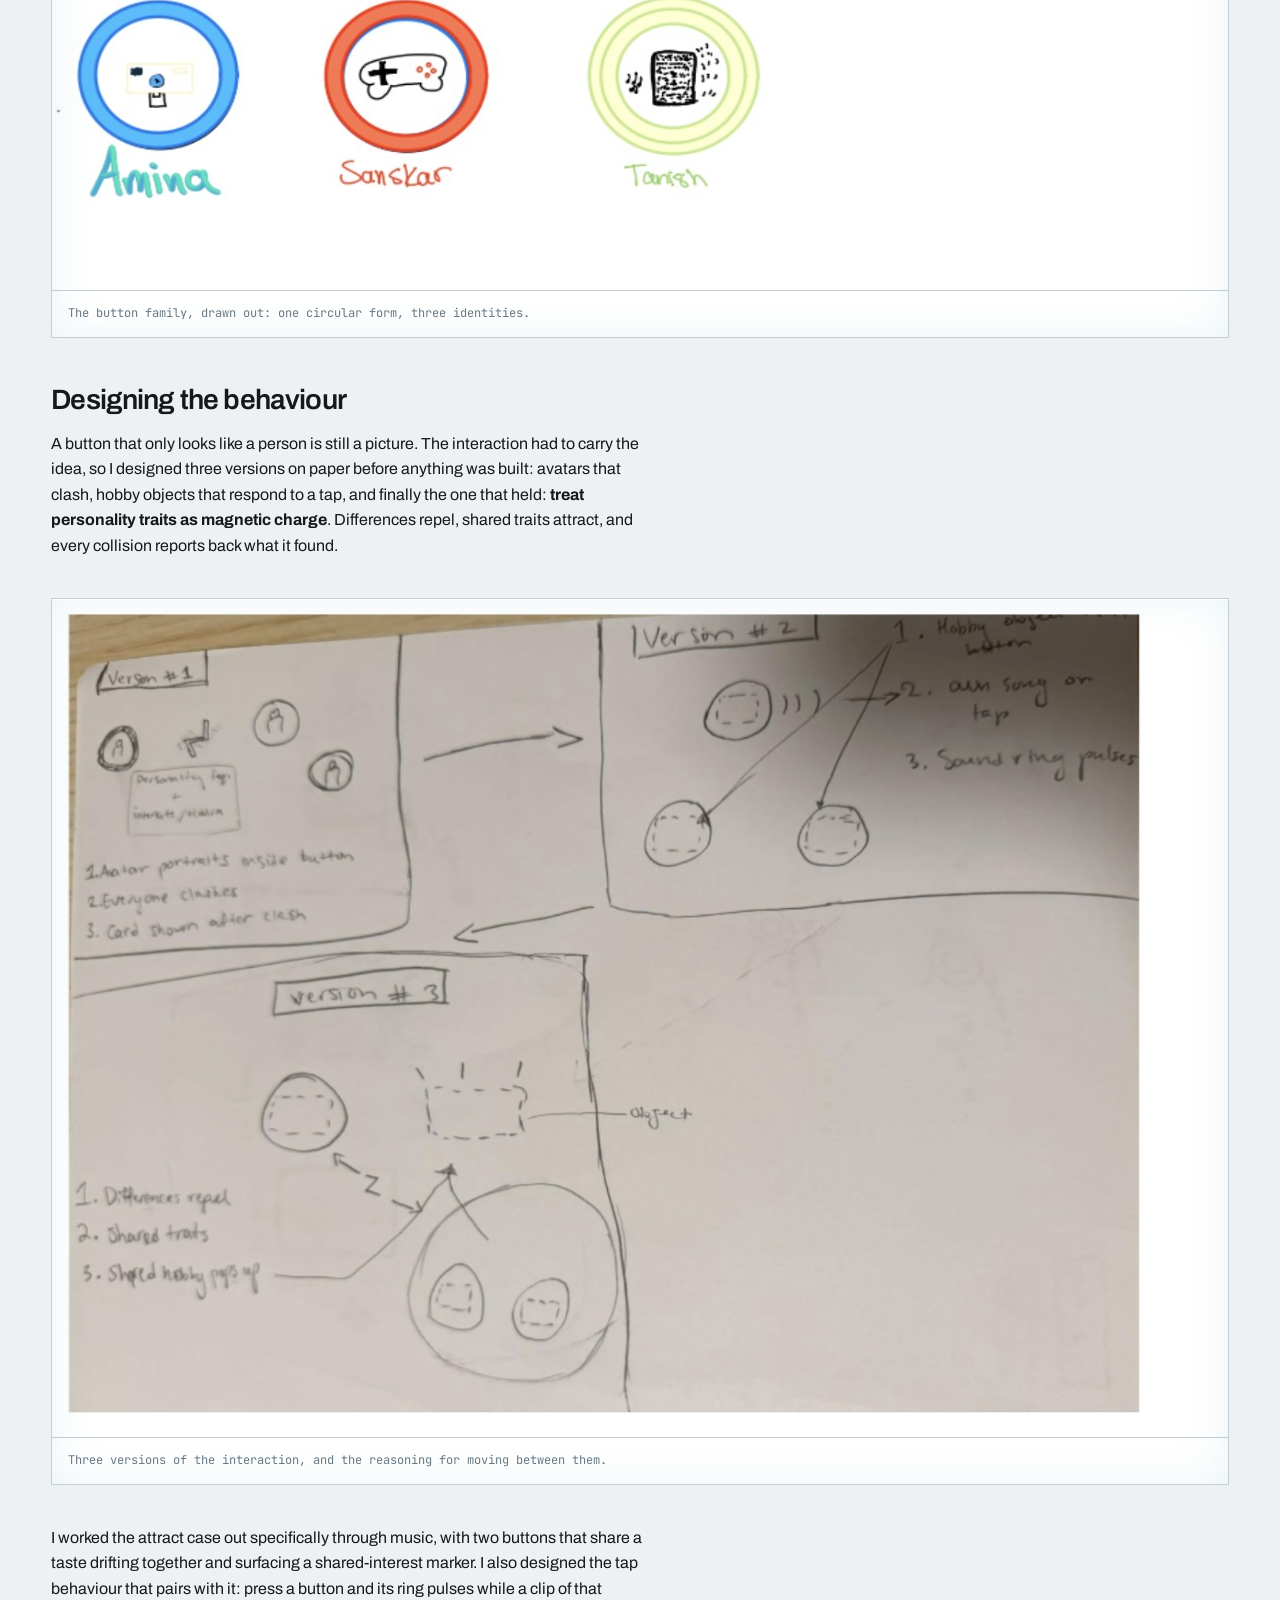
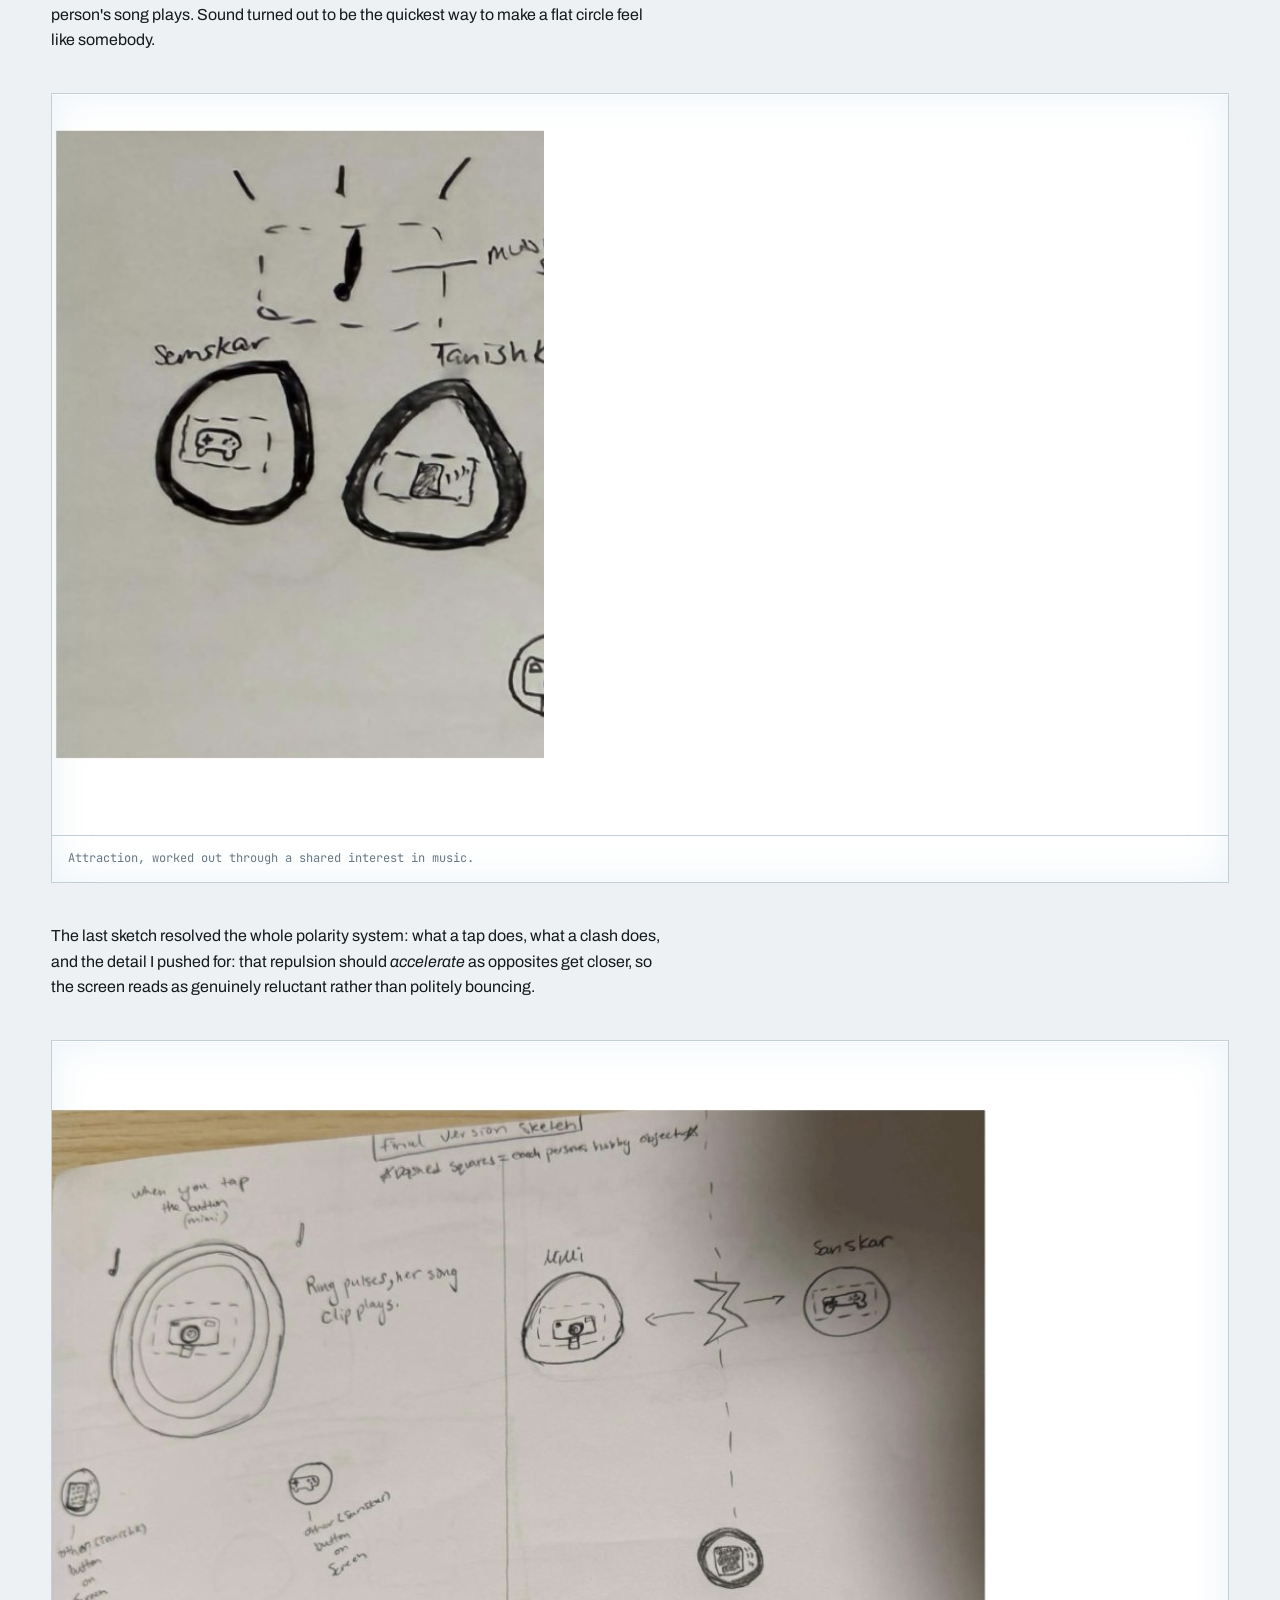
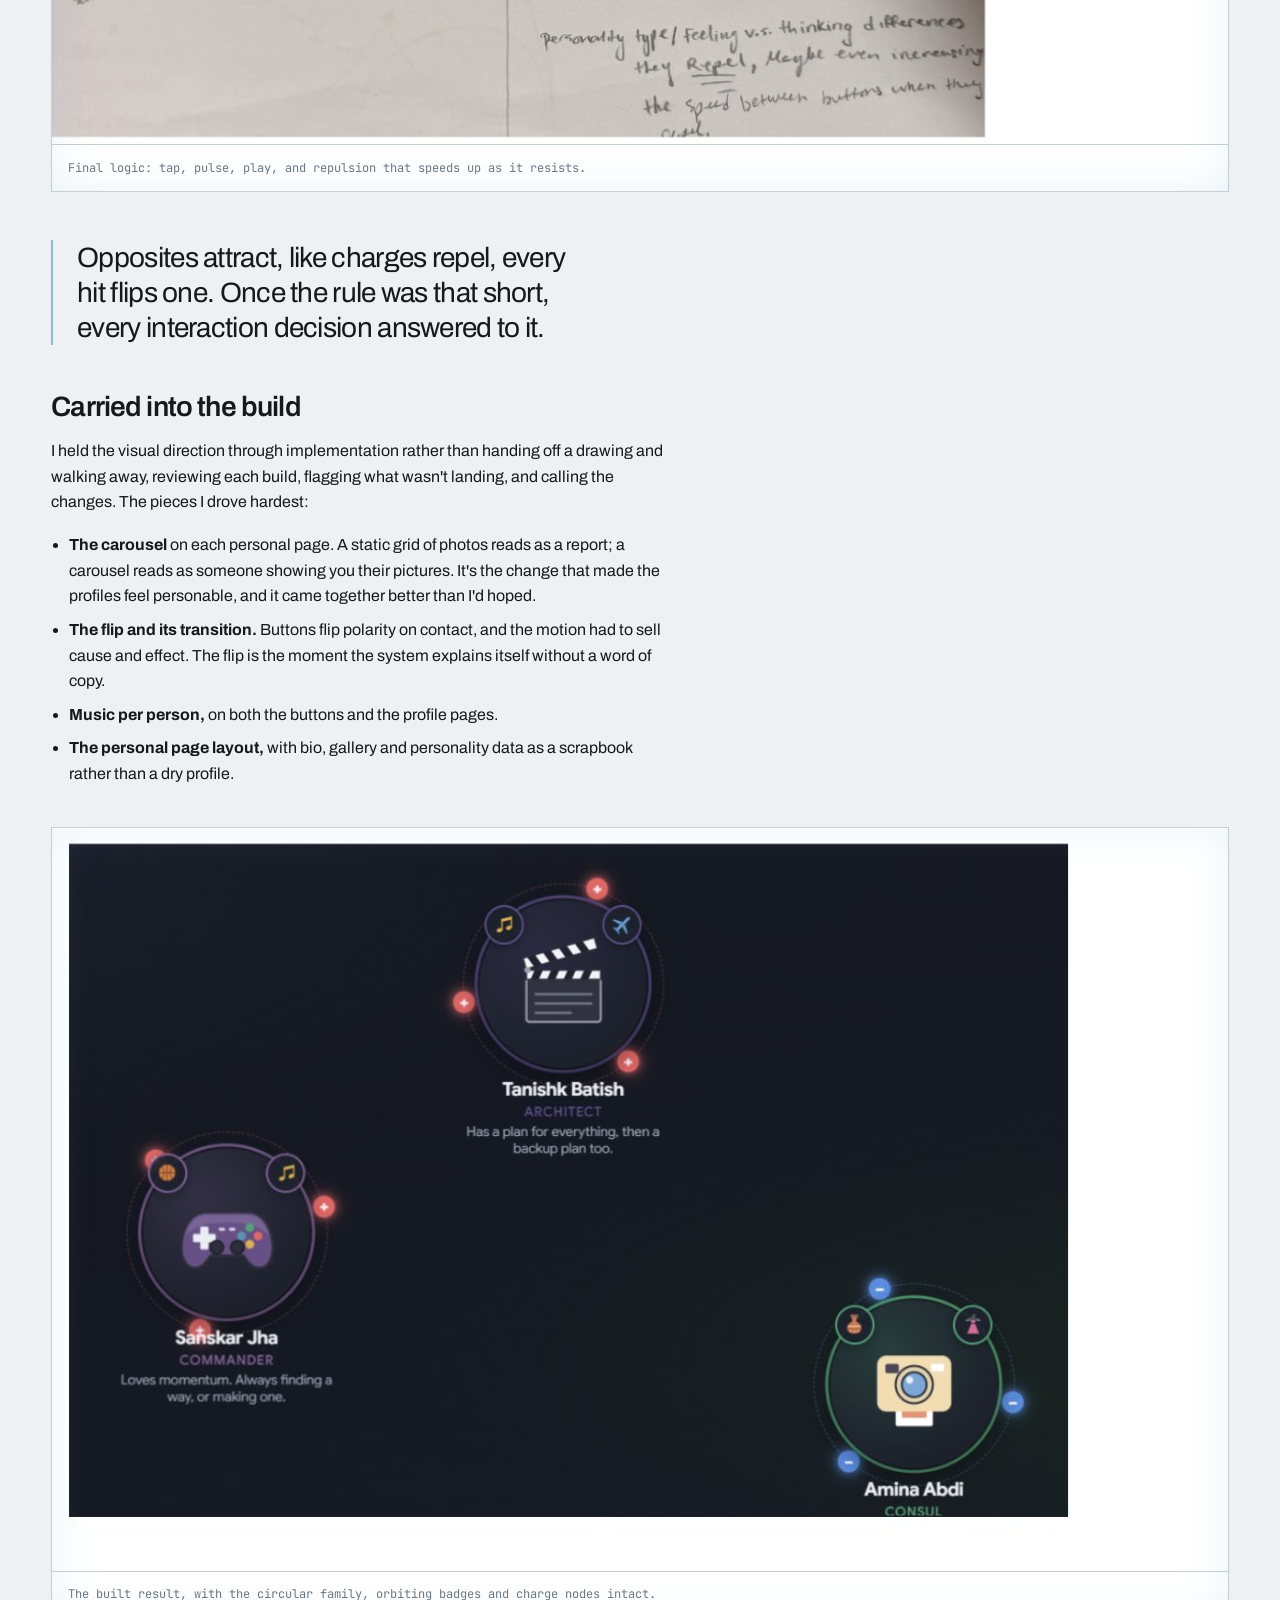
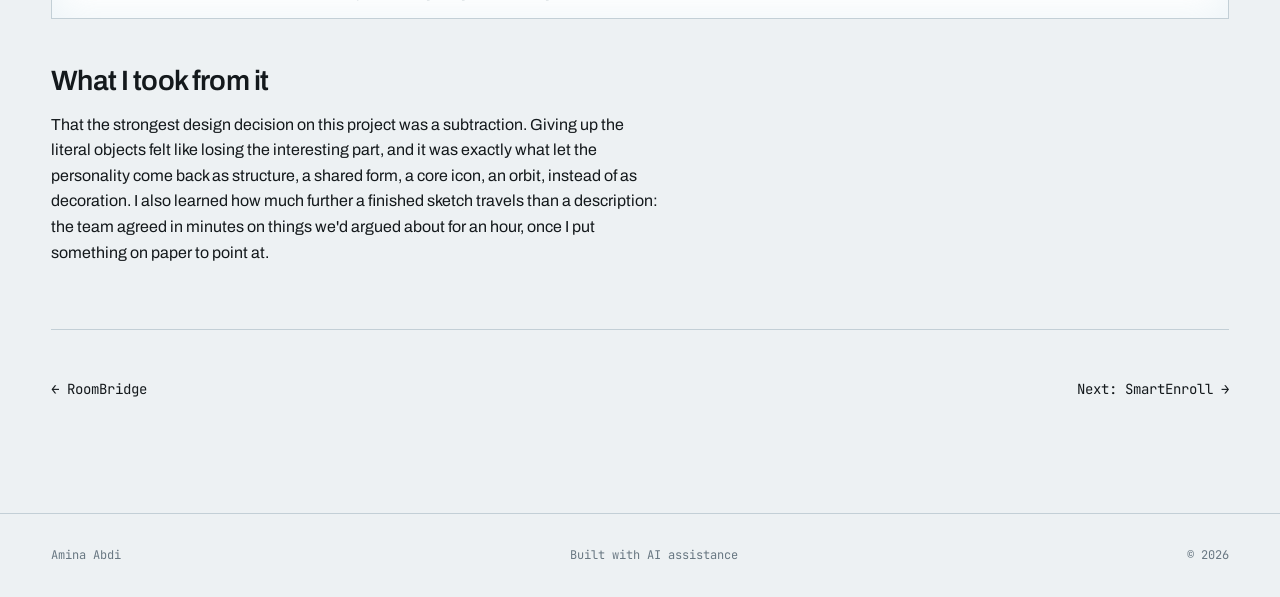
<file: work/family-of-buttons.html>
<!DOCTYPE html>
<html lang="en">
<head>
<meta charset="UTF-8">
<meta name="viewport" content="width=device-width, initial-scale=1.0">
<title>A Family of Buttons | Amina Abdi</title>
<meta name="description" content="Three teammates as three interactive buttons in a magnetic arena. The visual and interaction design, from first sketch to built result.">
<link rel="preconnect" href="https://fonts.googleapis.com">
<link rel="preconnect" href="https://fonts.gstatic.com" crossorigin>
<link href="https://fonts.googleapis.com/css2?family=Archivo:wght@400;500;600;700&family=JetBrains+Mono:wght@400;500&display=swap" rel="stylesheet">
<link rel="stylesheet" href="../css/style.css">
</head>
<body>

<nav class="nav">
  <a href="../index.html" class="nav-name">Amina Abdi</a>
  <div class="nav-links">
    <a href="../index.html#work">Work</a>
    <a href="../philosophy.html">Philosophy</a>
    <a href="../index.html#experience">Experience</a>
    <a href="../index.html#contact">Contact</a>
  </div>
  <div class="clock"></div>
</nav>

<header class="case-hero">
  <div class="wrap" style="padding-inline:0">
    <div class="case-hero-grid">
      <div>
        <span class="marker">02 · Interaction design</span>
        <h1 class="case-title">A Family<br>of Buttons</h1>
        <p class="case-sub">
          An "about us" page where the team doesn't describe itself but behaves.
          Three people, three buttons, one magnetic arena that lets you watch
          them get along or fall out.
        </p>
      </div>
      <div class="glass-mark" data-shape="orbit"></div>
    </div>
  </div>
</header>

<main class="wrap case-body" style="padding-bottom:4rem">

  <dl class="case-facts">
    <div><dt>Type</dt><dd>Interactive web experience</dd></div>
    <div><dt>My role</dt><dd>Sole designer</dd></div>
    <div><dt>Team</dt><dd>Three people</dd></div>
    <div><dt>Built with</dt><dd>React, TypeScript, physics engine</dd></div>
    <div><dt>Live</dt><dd><a href="https://sanskar-ucal.github.io/CPSC-581-Family-of-Buttons/#/" target="_blank" rel="noopener" style="border-bottom:1px solid var(--mist)">Open the project</a></dd></div>
  </dl>

  <h2>The brief, and the trap in it</h2>
  <p>
    The assignment was a family of buttons. The obvious answer is a tidy row of
    shapes that share a style, and the obvious answer is also the boring one,
    because a grid of buttons tells you nothing about the people behind it. I
    pushed early for a harder version of the problem: what if the buttons
    <em>were</em> us, and what if putting them on the same screen showed how we
    actually get along?
  </p>
  <p>
    I owned the design end to end on this project. The concept, the visual
    system, and the interaction logic are all mine, from the first pencil
    sketch through to the direction I held during the build.
  </p>

  <h2>Diverging on paper first</h2>
  <p>
    I started with pencil and paper, not software. It's the fastest way I know
    to reject ten ideas cheaply. The first round was deliberately literal:
    everyday objects standing in for people, a lamp, a teapot, a speaker, a
    console.
  </p>

  <figure class="case-figure">
    <img src="../assets/img/fob-objects.jpg" alt="Pencil sketch of a lamp, a teapot on a table, and a speaker, each labelled as a button">
    <figcaption>First pass: hobbies as literal objects, each one a button.</figcaption>
  </figure>

  <p>
    Then I pitched the concept that reframed the whole project: the
    group as a pot of soup, each of us a different ingredient, a chilli, a
    mushroom or a carrot, with the steam carrying our personalities and the
    question of who dominates the flavour. It was far more abstract than
    anything else on the table, and it reframed the project from "three
    portraits" to "one system with three forces in it."
  </p>

  <figure class="case-figure">
    <img src="../assets/img/fob-soup.jpg" alt="Pencil sketch of a pot of soup with labelled ingredients and rising steam">
    <figcaption>My pot-of-soup concept: people as ingredients, the team as the dish.</figcaption>
  </figure>

  <h2>The move that unified it</h2>
  <p>
    Laying the sketches side by side, the problem was obvious: literal objects
    at different scales would look like clutter on one screen, and nothing would
    read as a family. I made the call to drop the objects entirely and unify on
    a single circular form, then win the personality back a different way, with
    <strong>one core icon per person at the centre and small badges orbiting the
    rim</strong> for everything a single hobby can't capture.
  </p>
  <p>
    That gave us cohesion and individuality at once, and it's the structure the
    final product still ships with. I designed and drew the icon set for all
    three buttons myself on my iPad, so the team had a finished piece to build
    from rather than a description to interpret.
  </p>

  <figure class="case-figure">
    <img src="../assets/img/fob-icons.jpg" alt="Digital drawing of three circular buttons in blue, red and green, each with a core icon and a name beneath">
    <figcaption>The button family, drawn out: one circular form, three identities.</figcaption>
  </figure>

  <h2>Designing the behaviour</h2>
  <p>
    A button that only looks like a person is still a picture. The interaction
    had to carry the idea, so I designed three versions on paper before
    anything was built: avatars that clash, hobby objects that respond to a
    tap, and finally the one that held: <strong>treat personality traits as
    magnetic charge</strong>. Differences repel, shared traits attract, and
    every collision reports back what it found.
  </p>

  <figure class="case-figure">
    <img src="../assets/img/fob-versions.jpg" alt="Sketch sheet showing three numbered interaction versions with arrows between them">
    <figcaption>Three versions of the interaction, and the reasoning for moving between them.</figcaption>
  </figure>

  <p>
    I worked the attract case out specifically through music, with two buttons
    that share a taste drifting together and surfacing a shared-interest marker.
    I also designed the tap behaviour that pairs with it: press a button and its ring
    pulses while a clip of that person's song plays. Sound turned out to be the
    quickest way to make a flat circle feel like somebody.
  </p>

  <figure class="case-figure">
    <img src="../assets/img/fob-music.jpg" alt="Sketch of two buttons connected by a music note, annotated as a shared interest in music">
    <figcaption>Attraction, worked out through a shared interest in music.</figcaption>
  </figure>

  <p>
    The last sketch resolved the whole polarity system: what a tap does, what a
    clash does, and the detail I pushed for: that repulsion should
    <em>accelerate</em> as opposites get closer, so the screen reads as genuinely
    reluctant rather than politely bouncing.
  </p>

  <figure class="case-figure">
    <img src="../assets/img/fob-polarity.jpg" alt="Final sketch of the button polarity logic, showing tap behaviour and repulsion between mismatched personalities">
    <figcaption>Final logic: tap, pulse, play, and repulsion that speeds up as it resists.</figcaption>
  </figure>

  <p class="pull">
    Opposites attract, like charges repel, every hit flips one. Once the rule
    was that short, every interaction decision answered to it.
  </p>

  <h2>Carried into the build</h2>
  <p>
    I held the visual direction through implementation rather than handing off a
    drawing and walking away, reviewing each build, flagging what wasn't
    landing, and calling the changes. The pieces I drove hardest:
  </p>
  <ul>
    <li><strong>The carousel</strong> on each personal page. A static grid of photos reads as a report; a carousel reads as someone showing you their pictures. It's the change that made the profiles feel personable, and it came together better than I'd hoped.</li>
    <li><strong>The flip and its transition.</strong> Buttons flip polarity on contact, and the motion had to sell cause and effect. The flip is the moment the system explains itself without a word of copy.</li>
    <li><strong>Music per person,</strong> on both the buttons and the profile pages.</li>
    <li><strong>The personal page layout,</strong> with bio, gallery and personality data as a scrapbook rather than a dry profile.</li>
  </ul>

  <figure class="case-figure">
    <img src="../assets/img/fob-final.jpg" alt="The built result: three circular buttons on a dark arena with orbiting badges and charge nodes">
    <figcaption>The built result, with the circular family, orbiting badges and charge nodes intact.</figcaption>
  </figure>

  <h2>What I took from it</h2>
  <p>
    That the strongest design decision on this project was a subtraction. Giving
    up the literal objects felt like losing the interesting part, and it was
    exactly what let the personality come back as structure, a shared form, a
    core icon, an orbit, instead of as decoration. I also learned how much
    further a finished sketch travels than a description: the team agreed in
    minutes on things we'd argued about for an hour, once I put something on
    paper to point at.
  </p>

  <nav class="case-nav">
    <a href="roombridge.html">← RoomBridge</a>
    <a href="smartenroll.html">Next: SmartEnroll →</a>
  </nav>

</main>

<footer class="foot">
  <span>Amina Abdi</span>
  <span>Built with AI assistance</span>
  <span>&copy; 2026</span>
</footer>

<script src="../js/main.js"></script>
</body>
</html>
</file>
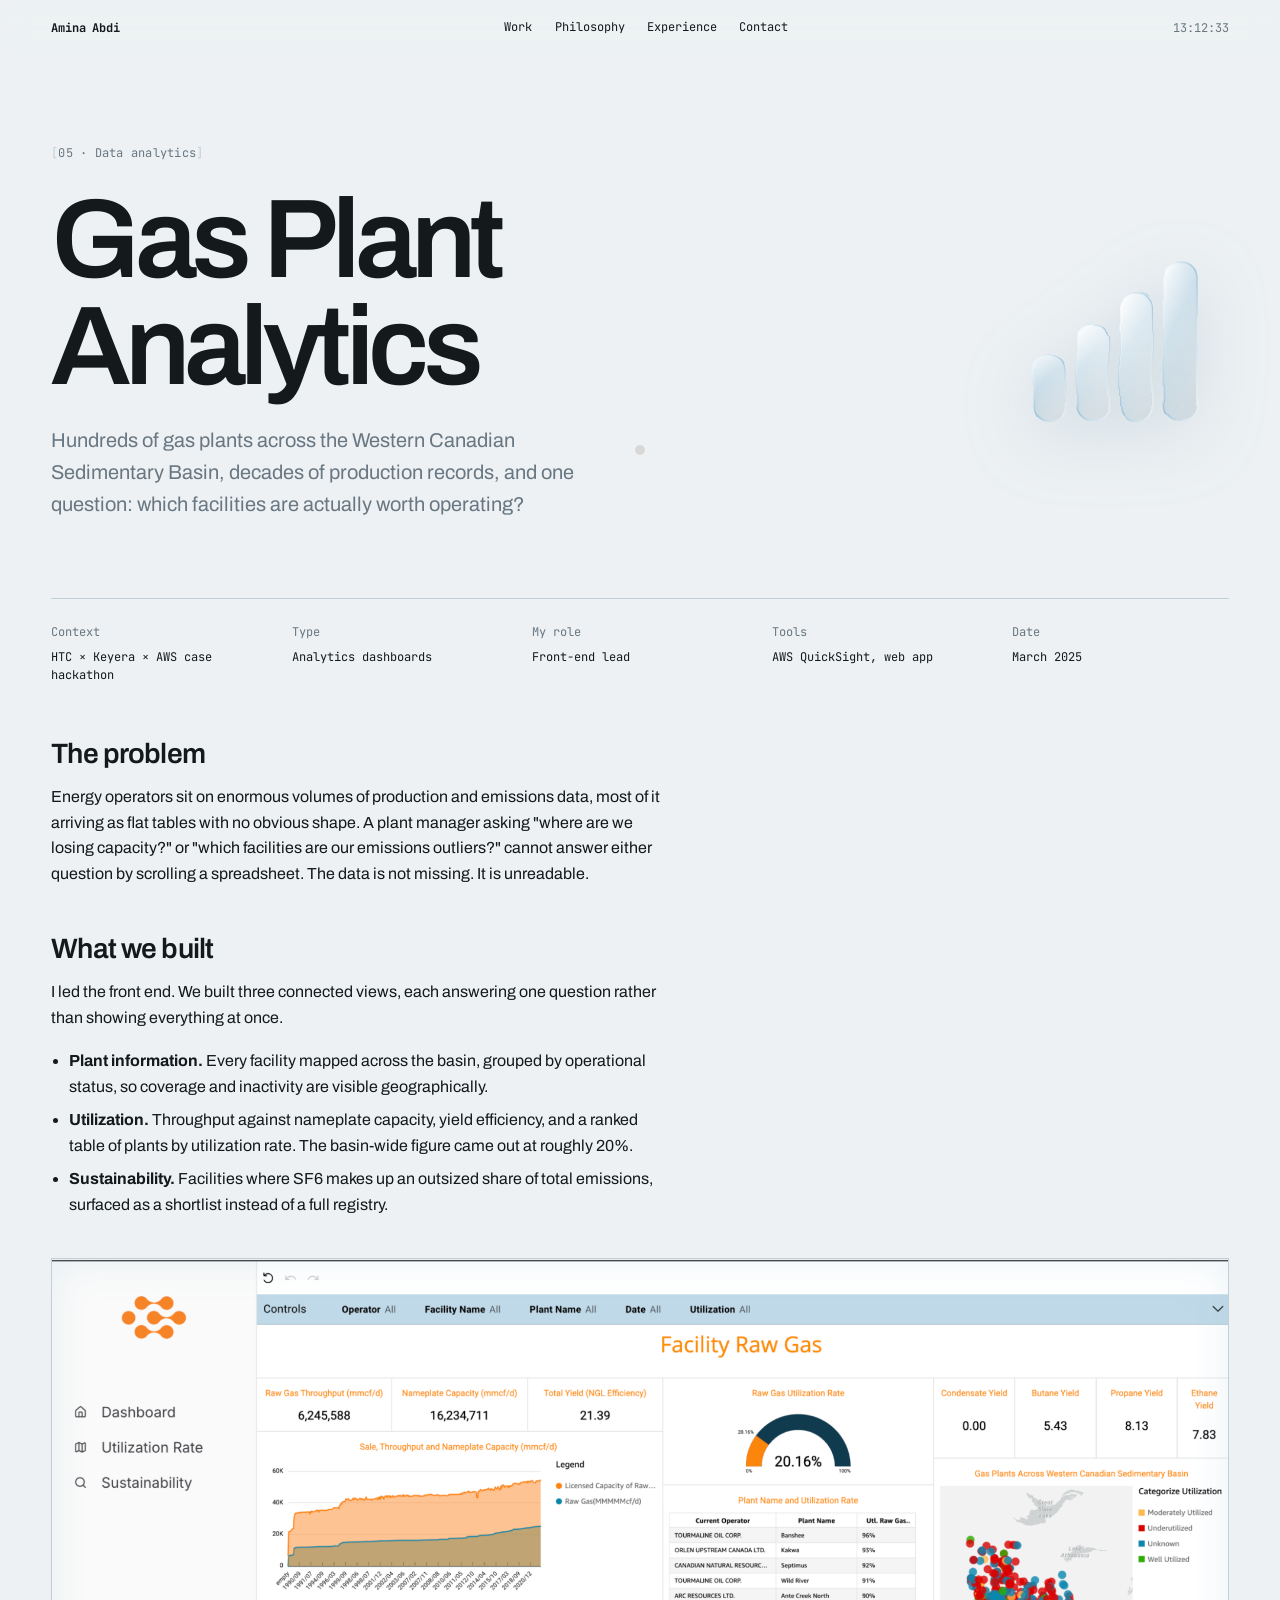
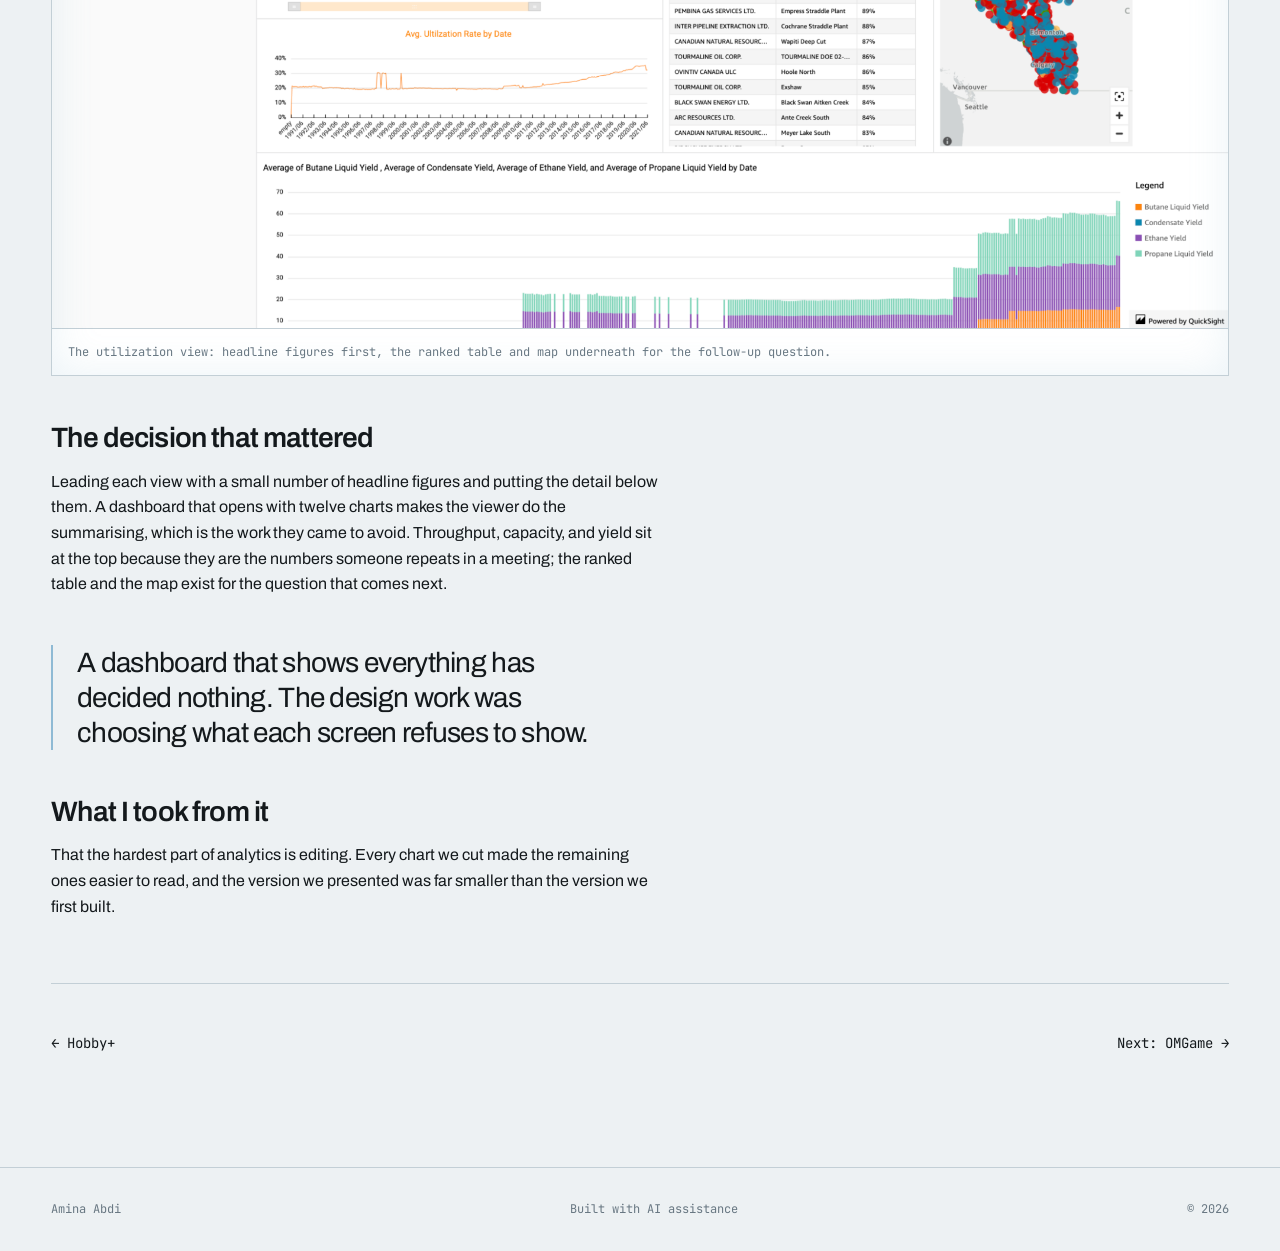
<file: work/gas-analytics.html>
<!DOCTYPE html>
<html lang="en">
<head>
<meta charset="UTF-8">
<meta name="viewport" content="width=device-width, initial-scale=1.0">
<title>Gas Plant Analytics | Amina Abdi</title>
<meta name="description" content="Dashboards turning raw energy production data into utilization and emissions decisions, built at a case hackathon.">
<link rel="preconnect" href="https://fonts.googleapis.com">
<link rel="preconnect" href="https://fonts.gstatic.com" crossorigin>
<link href="https://fonts.googleapis.com/css2?family=Archivo:wght@400;500;600;700&family=JetBrains+Mono:wght@400;500&display=swap" rel="stylesheet">
<link rel="stylesheet" href="../css/style.css">
</head>
<body>

<nav class="nav">
  <a href="../index.html" class="nav-name">Amina Abdi</a>
  <div class="nav-links">
    <a href="../index.html#work">Work</a>
    <a href="../philosophy.html">Philosophy</a>
    <a href="../index.html#experience">Experience</a>
    <a href="../index.html#contact">Contact</a>
  </div>
  <div class="clock"></div>
</nav>

<header class="case-hero">
  <div class="wrap" style="padding-inline:0">
      <div class="case-hero-grid">
        <div>
      <span class="marker">05 · Data analytics</span>
      <h1 class="case-title">Gas Plant<br>Analytics</h1>
      <p class="case-sub">
        Hundreds of gas plants across the Western Canadian Sedimentary Basin,
        decades of production records, and one question: which facilities are
        actually worth operating?
      </p>
        </div>
        <div class="glass-mark" data-shape="bars"></div>
      </div>
  </div>
</header>

<main class="wrap case-body" style="padding-bottom:4rem">

  <dl class="case-facts">
    <div><dt>Context</dt><dd>HTC × Keyera × AWS case hackathon</dd></div>
    <div><dt>Type</dt><dd>Analytics dashboards</dd></div>
    <div><dt>My role</dt><dd>Front-end lead</dd></div>
    <div><dt>Tools</dt><dd>AWS QuickSight, web app</dd></div>
    <div><dt>Date</dt><dd>March 2025</dd></div>
  </dl>

  <h2>The problem</h2>
  <p>
    Energy operators sit on enormous volumes of production and emissions data,
    most of it arriving as flat tables with no obvious shape. A plant manager
    asking "where are we losing capacity?" or "which facilities are our emissions
    outliers?" cannot answer either question by scrolling a spreadsheet. The data
    is not missing. It is unreadable.
  </p>

  <h2>What we built</h2>
  <p>
    I led the front end. We built three connected views, each answering one
    question rather than showing everything at once.
  </p>
  <ul>
    <li><strong>Plant information.</strong> Every facility mapped across the basin, grouped by operational status, so coverage and inactivity are visible geographically.</li>
    <li><strong>Utilization.</strong> Throughput against nameplate capacity, yield efficiency, and a ranked table of plants by utilization rate. The basin-wide figure came out at roughly 20%.</li>
    <li><strong>Sustainability.</strong> Facilities where SF6 makes up an outsized share of total emissions, surfaced as a shortlist instead of a full registry.</li>
  </ul>

  <figure class="case-figure">
    <img src="../assets/img/hackathon.png" alt="Analytics dashboard showing raw gas throughput, nameplate capacity, a utilization rate gauge, a ranked plant table, and a map of gas plants across western Canada">
    <figcaption>The utilization view: headline figures first, the ranked table and map underneath for the follow-up question.</figcaption>
  </figure>

  <h2>The decision that mattered</h2>
  <p>
    Leading each view with a small number of headline figures and putting the
    detail below them. A dashboard that opens with twelve charts makes the viewer
    do the summarising, which is the work they came to avoid. Throughput,
    capacity, and yield sit at the top because they are the numbers someone
    repeats in a meeting; the ranked table and the map exist for the question
    that comes next.
  </p>

  <p class="pull">
    A dashboard that shows everything has decided nothing. The design work was
    choosing what each screen refuses to show.
  </p>


  <h2>What I took from it</h2>
  <p>
    That the hardest part of analytics is editing. Every chart we cut made the
    remaining ones easier to read, and the version we presented was far smaller
    than the version we first built.
  </p>

  <nav class="case-nav">
    <a href="hobbyplus.html">← Hobby+</a>
    <a href="omgame.html">Next: OMGame →</a>
  </nav>

</main>

<footer class="foot">
  <span>Amina Abdi</span>
  <span>Built with AI assistance</span>
  <span>&copy; 2026</span>
</footer>

<script src="../js/main.js"></script>
</body>
</html>
</file>
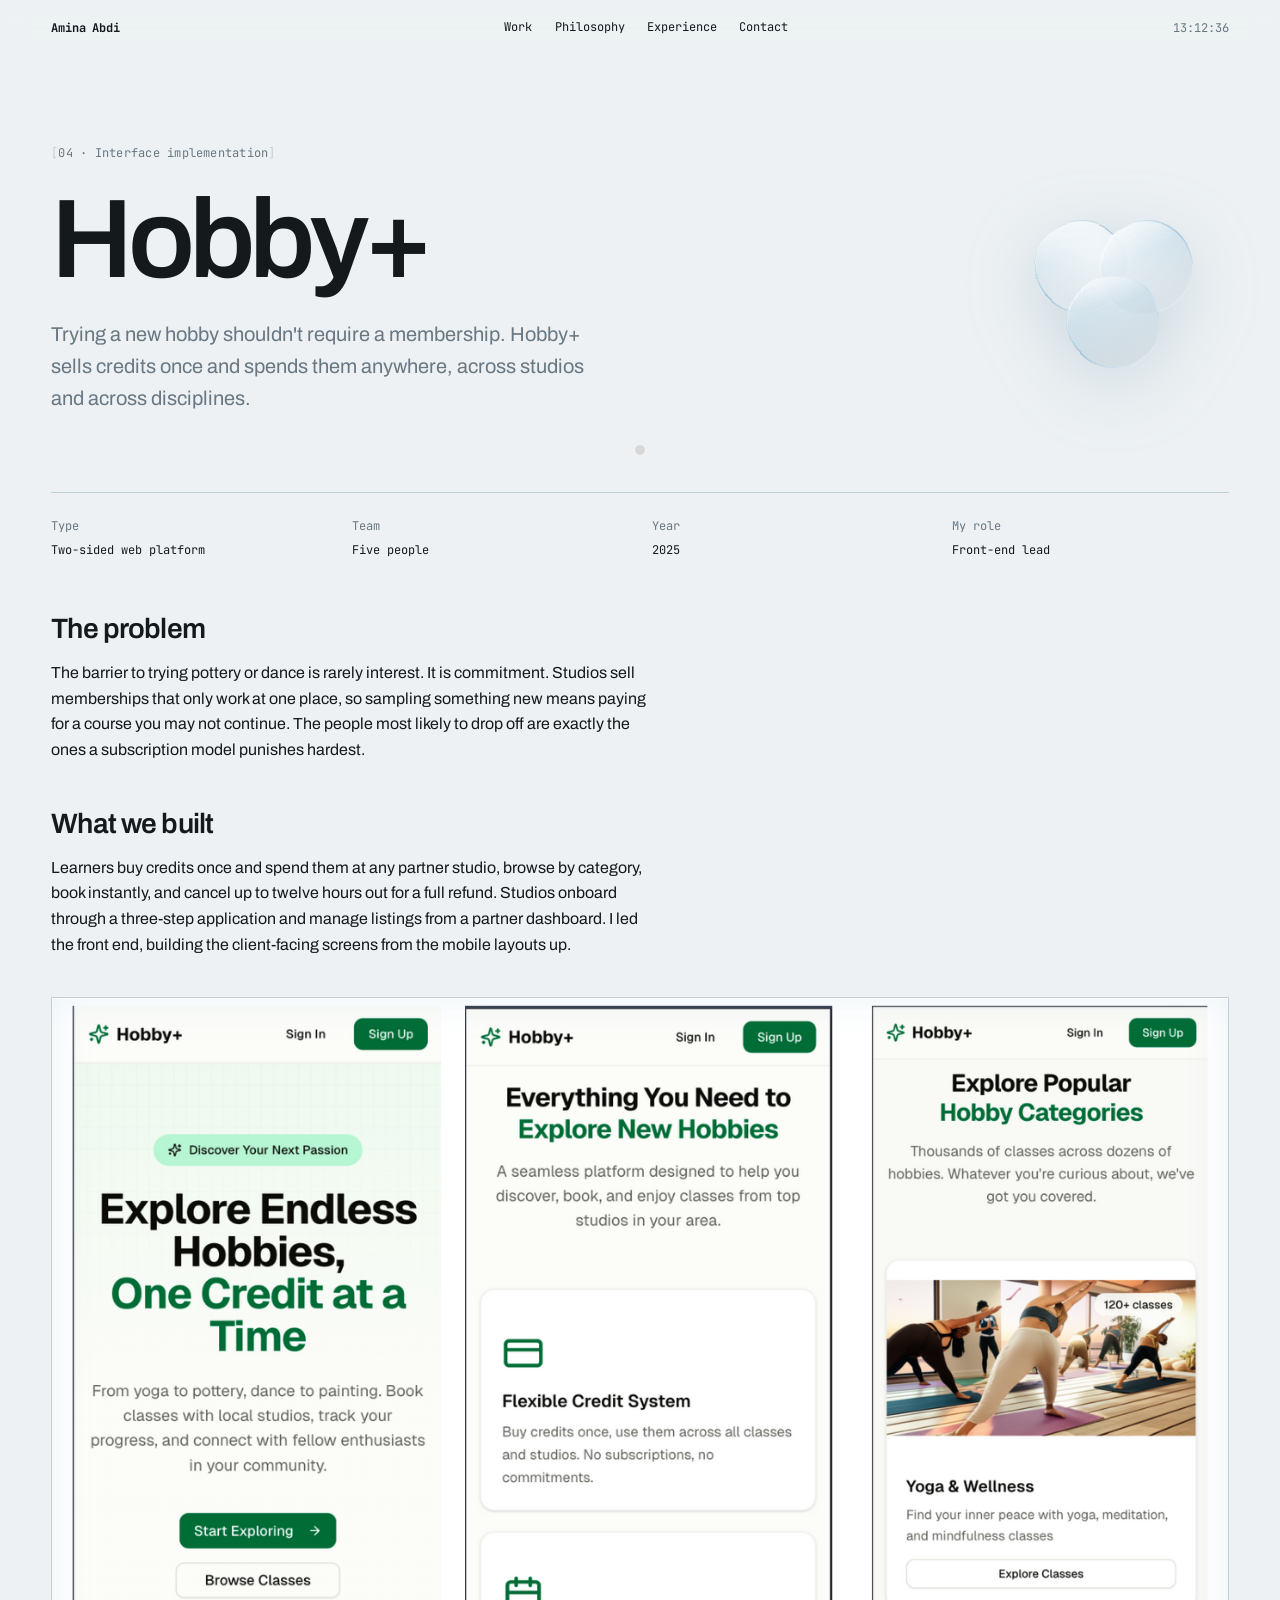
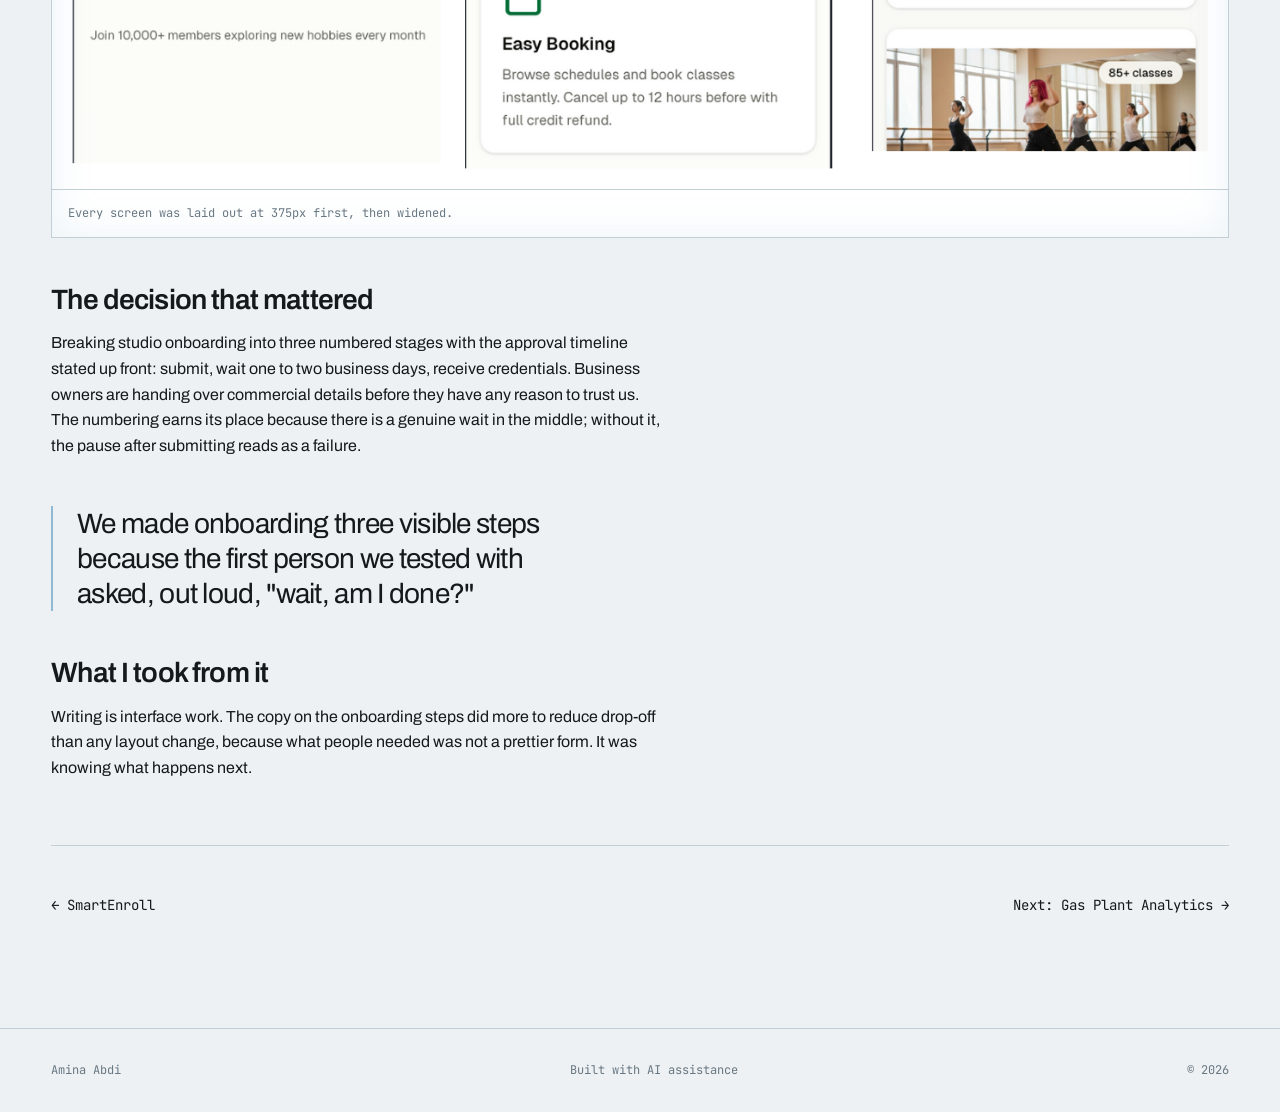
<file: work/hobbyplus.html>
<!DOCTYPE html>
<html lang="en">
<head>
<meta charset="UTF-8">
<meta name="viewport" content="width=device-width, initial-scale=1.0">
<title>Hobby+ | Amina Abdi</title>
<meta name="description" content="A credit-based hobby class booking platform designed mobile-first.">
<link rel="preconnect" href="https://fonts.googleapis.com">
<link rel="preconnect" href="https://fonts.gstatic.com" crossorigin>
<link href="https://fonts.googleapis.com/css2?family=Archivo:wght@400;500;600;700&family=JetBrains+Mono:wght@400;500&display=swap" rel="stylesheet">
<link rel="stylesheet" href="../css/style.css">
</head>
<body>

<nav class="nav">
  <a href="../index.html" class="nav-name">Amina Abdi</a>
  <div class="nav-links">
    <a href="../index.html#work">Work</a>
    <a href="../philosophy.html">Philosophy</a>
    <a href="../index.html#experience">Experience</a>
    <a href="../index.html#contact">Contact</a>
  </div>
  <div class="clock"></div>
</nav>

<header class="case-hero">
  <div class="wrap" style="padding-inline:0">
      <div class="case-hero-grid">
        <div>
      <span class="marker">04 · Interface implementation</span>
      <h1 class="case-title">Hobby+</h1>
      <p class="case-sub">
        Trying a new hobby shouldn't require a membership. Hobby+ sells credits
        once and spends them anywhere, across studios and across disciplines.
      </p>
        </div>
        <div class="glass-mark" data-shape="credits"></div>
      </div>
  </div>
</header>

<main class="wrap case-body" style="padding-bottom:4rem">

  <dl class="case-facts">
    <div><dt>Type</dt><dd>Two-sided web platform</dd></div>
    <div><dt>Team</dt><dd>Five people</dd></div>
    <div><dt>Year</dt><dd>2025</dd></div>
    <div><dt>My role</dt><dd>Front-end lead</dd></div>
  </dl>

  <h2>The problem</h2>
  <p>
    The barrier to trying pottery or dance is rarely interest. It is commitment.
    Studios sell memberships that only work at one place, so sampling something
    new means paying for a course you may not continue. The people most likely to
    drop off are exactly the ones a subscription model punishes hardest.
  </p>

  <h2>What we built</h2>
  <p>
    Learners buy credits once and spend them at any partner studio, browse by
    category, book instantly, and cancel up to twelve hours out for a full
    refund. Studios onboard through a three-step application and manage listings
    from a partner dashboard. I led the front end, building the client-facing
    screens from the mobile layouts up.
  </p>

  <figure class="case-figure">
    <img src="../assets/img/hobbyplus-mobile.png" alt="Three mobile screens of Hobby+ showing the hero, feature list, and hobby categories">
    <figcaption>Every screen was laid out at 375px first, then widened.</figcaption>
  </figure>

  <h2>The decision that mattered</h2>
  <p>
    Breaking studio onboarding into three numbered stages with the approval
    timeline stated up front: submit, wait one to two business days, receive
    credentials. Business owners are handing over commercial details before they
    have any reason to trust us. The numbering earns its place because there is a
    genuine wait in the middle; without it, the pause after submitting reads as a
    failure.
  </p>

  <p class="pull">
    We made onboarding three visible steps because the first person we tested
    with asked, out loud, "wait, am I done?"
  </p>


  <h2>What I took from it</h2>
  <p>
    Writing is interface work. The copy on the onboarding steps did more to reduce
    drop-off than any layout change, because what people needed was not a prettier
    form. It was knowing what happens next.
  </p>

  <nav class="case-nav">
    <a href="smartenroll.html">← SmartEnroll</a>
    <a href="gas-analytics.html">Next: Gas Plant Analytics →</a>
  </nav>

</main>

<footer class="foot">
  <span>Amina Abdi</span>
  <span>Built with AI assistance</span>
  <span>&copy; 2026</span>
</footer>

<script src="../js/main.js"></script>
</body>
</html>
</file>
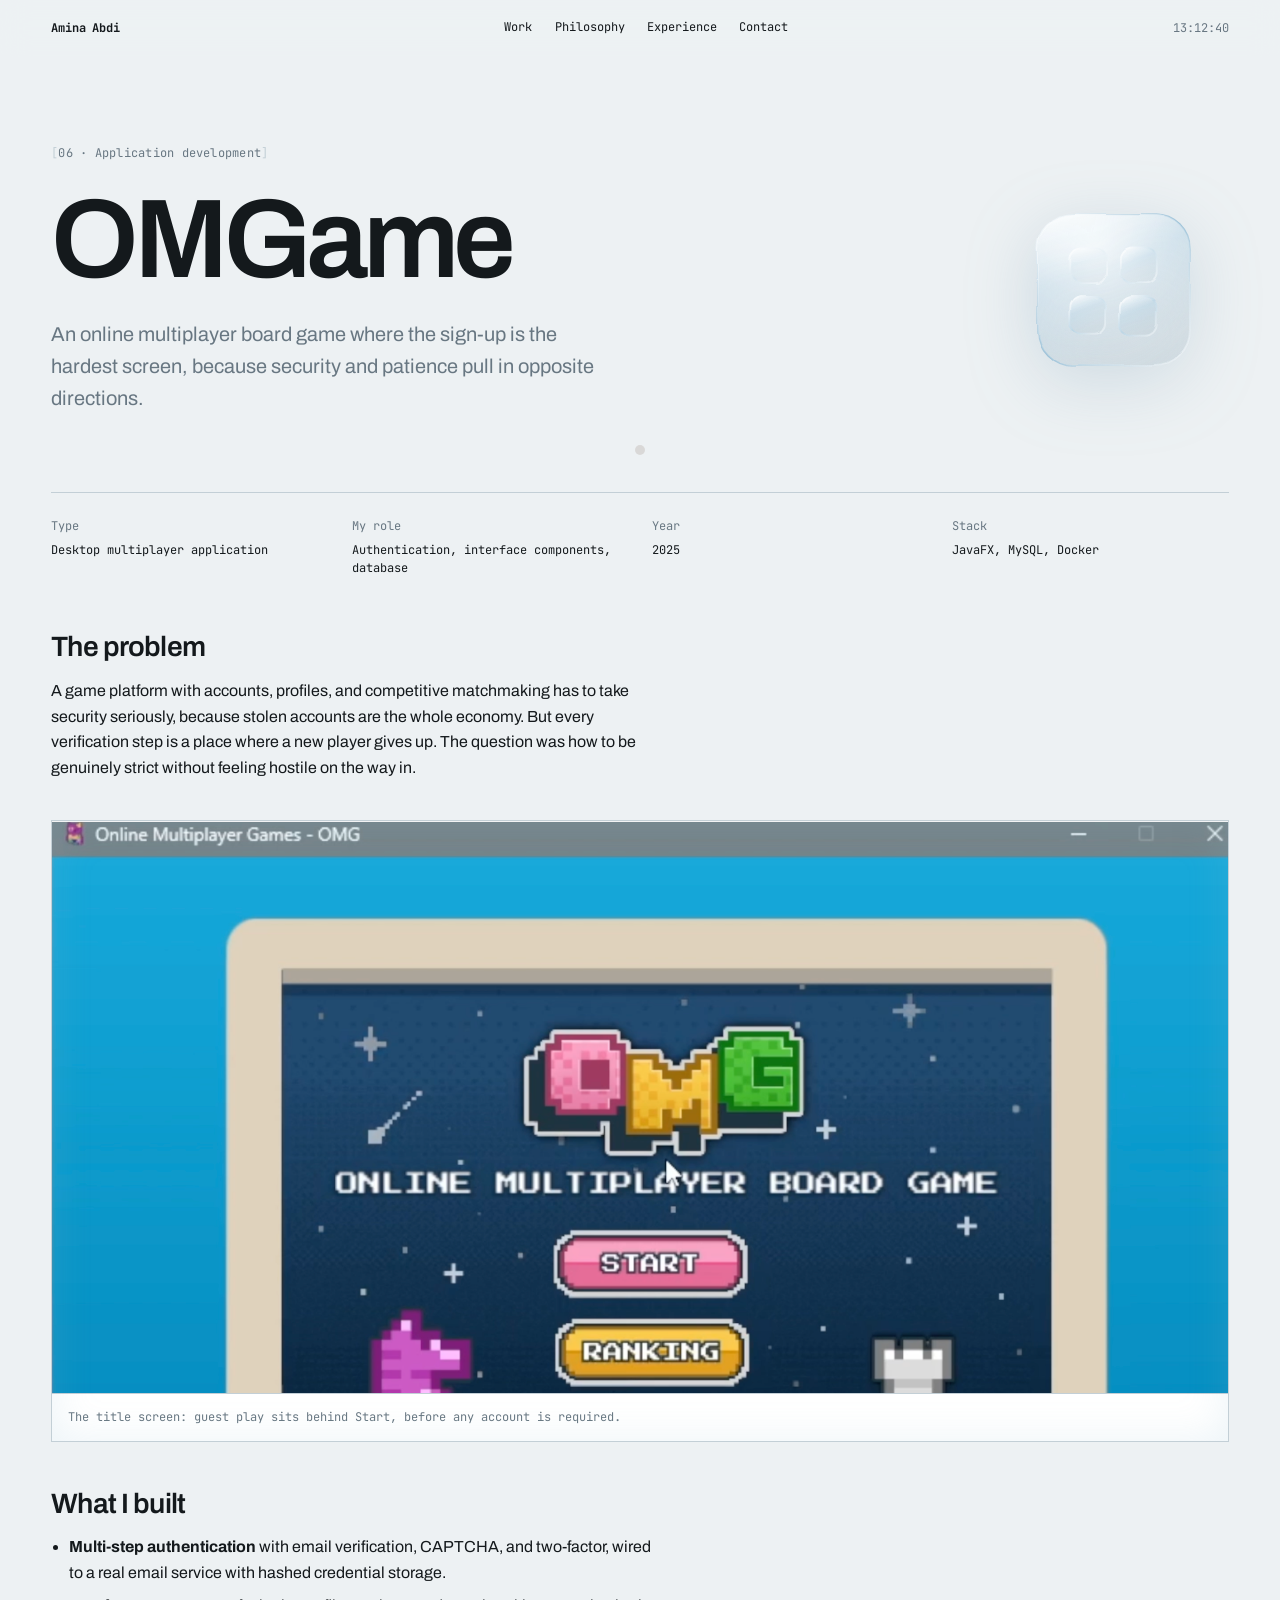
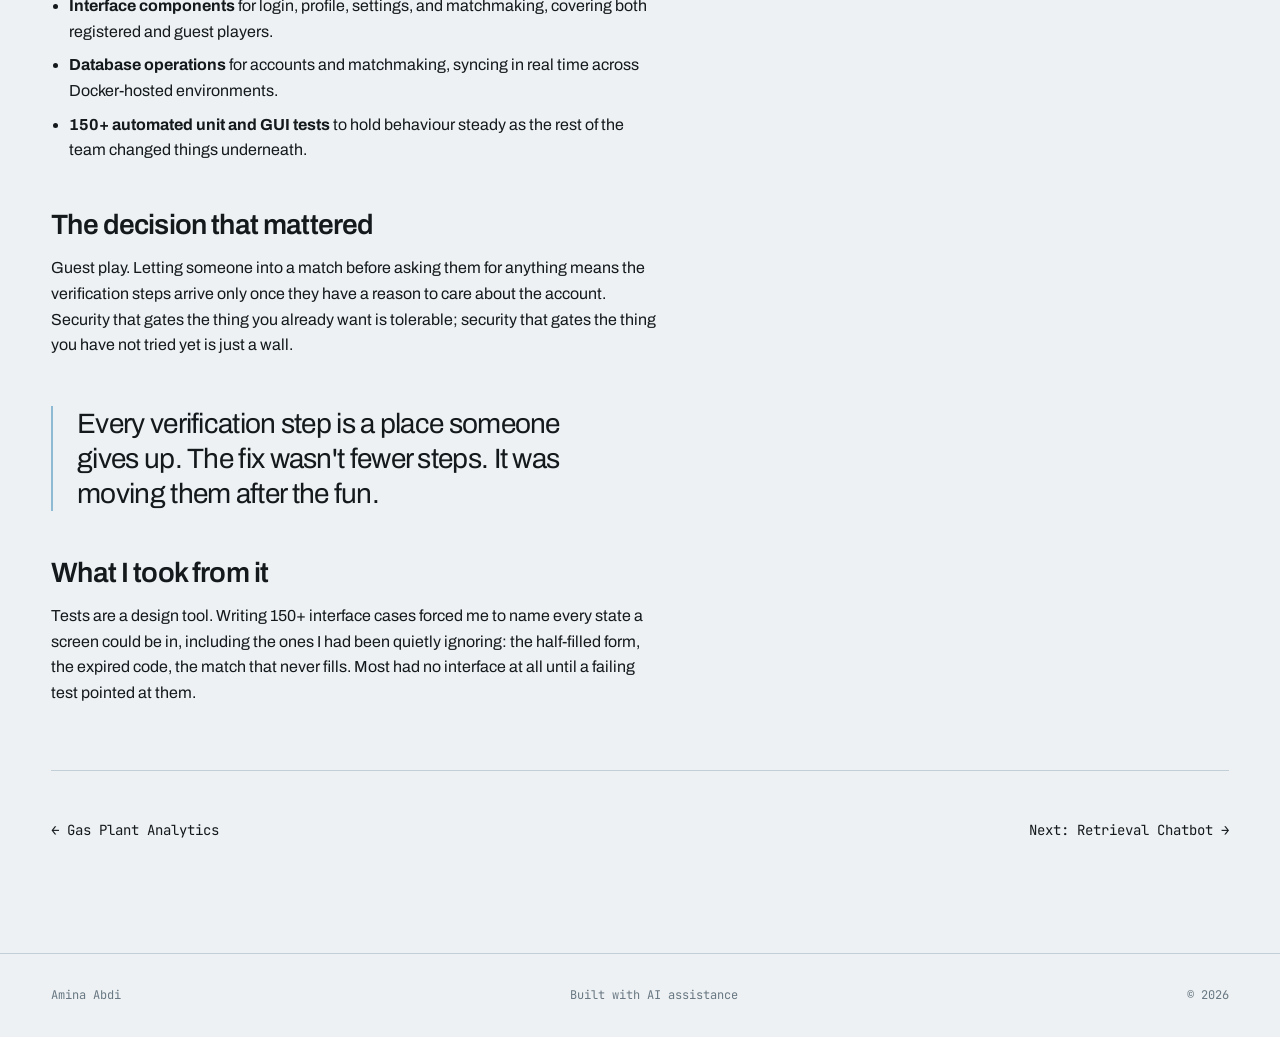
<file: work/omgame.html>
<!DOCTYPE html>
<html lang="en">
<head>
<meta charset="UTF-8">
<meta name="viewport" content="width=device-width, initial-scale=1.0">
<title>OMGame | Amina Abdi</title>
<meta name="description" content="Secure multi-step authentication and live matchmaking for a multiplayer game platform.">
<link rel="preconnect" href="https://fonts.googleapis.com">
<link rel="preconnect" href="https://fonts.gstatic.com" crossorigin>
<link href="https://fonts.googleapis.com/css2?family=Archivo:wght@400;500;600;700&family=JetBrains+Mono:wght@400;500&display=swap" rel="stylesheet">
<link rel="stylesheet" href="../css/style.css">
</head>
<body>

<nav class="nav">
  <a href="../index.html" class="nav-name">Amina Abdi</a>
  <div class="nav-links">
    <a href="../index.html#work">Work</a>
    <a href="../philosophy.html">Philosophy</a>
    <a href="../index.html#experience">Experience</a>
    <a href="../index.html#contact">Contact</a>
  </div>
  <div class="clock"></div>
</nav>

<header class="case-hero">
  <div class="wrap" style="padding-inline:0">
      <div class="case-hero-grid">
        <div>
      <span class="marker">06 · Application development</span>
      <h1 class="case-title">OMGame</h1>
      <p class="case-sub">
        An online multiplayer board game where the sign-up is the hardest screen,
        because security and patience pull in opposite directions.
      </p>
        </div>
        <div class="glass-mark" data-shape="board"></div>
      </div>
  </div>
</header>

<main class="wrap case-body" style="padding-bottom:4rem">

  <dl class="case-facts">
    <div><dt>Type</dt><dd>Desktop multiplayer application</dd></div>
    <div><dt>My role</dt><dd>Authentication, interface components, database</dd></div>
    <div><dt>Year</dt><dd>2025</dd></div>
    <div><dt>Stack</dt><dd>JavaFX, MySQL, Docker</dd></div>
  </dl>

  <h2>The problem</h2>
  <p>
    A game platform with accounts, profiles, and competitive matchmaking has to
    take security seriously, because stolen accounts are the whole economy. But every
    verification step is a place where a new player gives up. The question was how
    to be genuinely strict without feeling hostile on the way in.
  </p>

  <figure class="case-figure">
    <img src="../assets/img/omgame.png" alt="The OMGame title screen showing the pixel-art logo with Start, Ranking and Help options">
    <figcaption>The title screen: guest play sits behind Start, before any account is required.</figcaption>
  </figure>

  <h2>What I built</h2>
  <ul>
    <li><strong>Multi-step authentication</strong> with email verification, CAPTCHA, and two-factor, wired to a real email service with hashed credential storage.</li>
    <li><strong>Interface components</strong> for login, profile, settings, and matchmaking, covering both registered and guest players.</li>
    <li><strong>Database operations</strong> for accounts and matchmaking, syncing in real time across Docker-hosted environments.</li>
    <li><strong>150+ automated unit and GUI tests</strong> to hold behaviour steady as the rest of the team changed things underneath.</li>
  </ul>

  <h2>The decision that mattered</h2>
  <p>
    Guest play. Letting someone into a match before asking them for anything means
    the verification steps arrive only once they have a reason to care about the
    account. Security that gates the thing you already want is tolerable; security
    that gates the thing you have not tried yet is just a wall.
  </p>

  <p class="pull">
    Every verification step is a place someone gives up. The fix wasn't fewer
    steps. It was moving them after the fun.
  </p>

  <h2>What I took from it</h2>
  <p>
    Tests are a design tool. Writing 150+ interface cases forced me to name every
    state a screen could be in, including the ones I had been quietly ignoring:
    the half-filled form, the expired code, the match that never fills. Most had
    no interface at all until a failing test pointed at them.
  </p>

  <nav class="case-nav">
    <a href="gas-analytics.html">← Gas Plant Analytics</a>
    <a href="ai-chatbot.html">Next: Retrieval Chatbot →</a>
  </nav>

</main>

<footer class="foot">
  <span>Amina Abdi</span>
  <span>Built with AI assistance</span>
  <span>&copy; 2026</span>
</footer>

<script src="../js/main.js"></script>
</body>
</html>
</file>
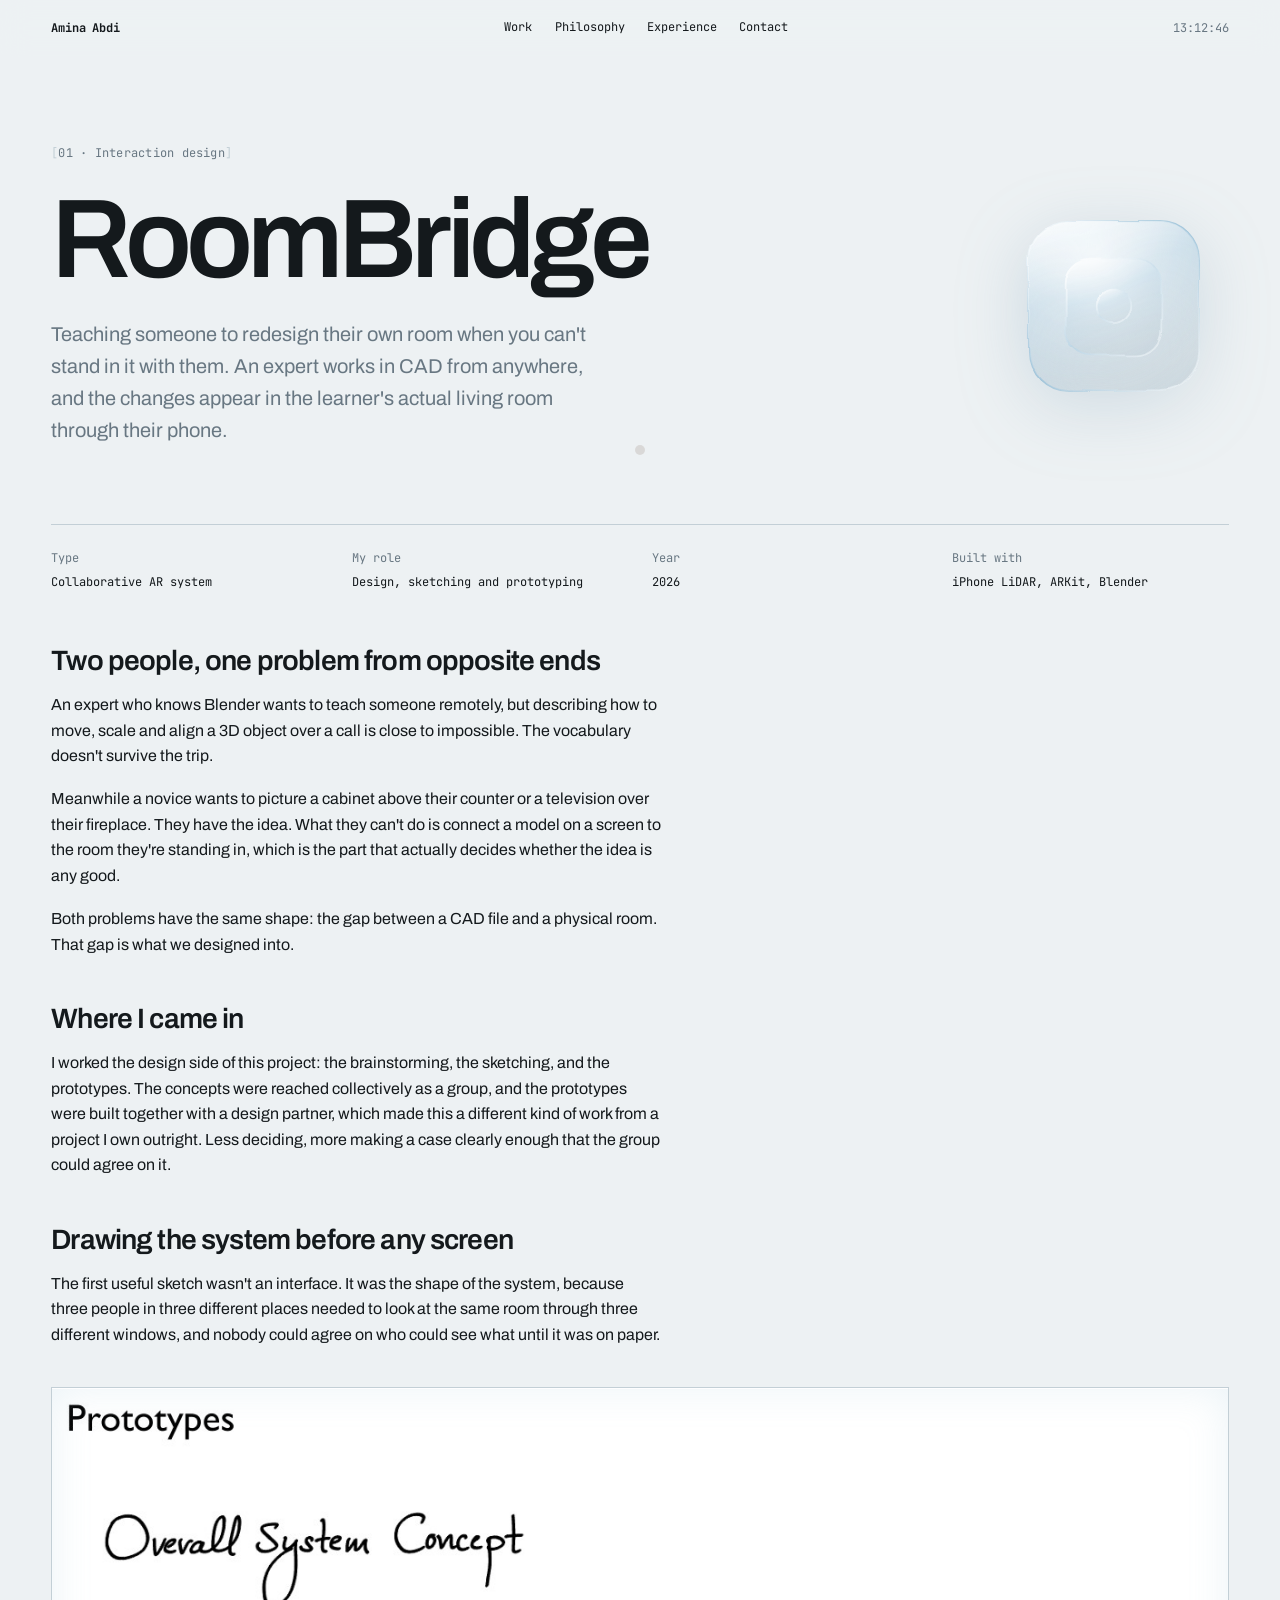
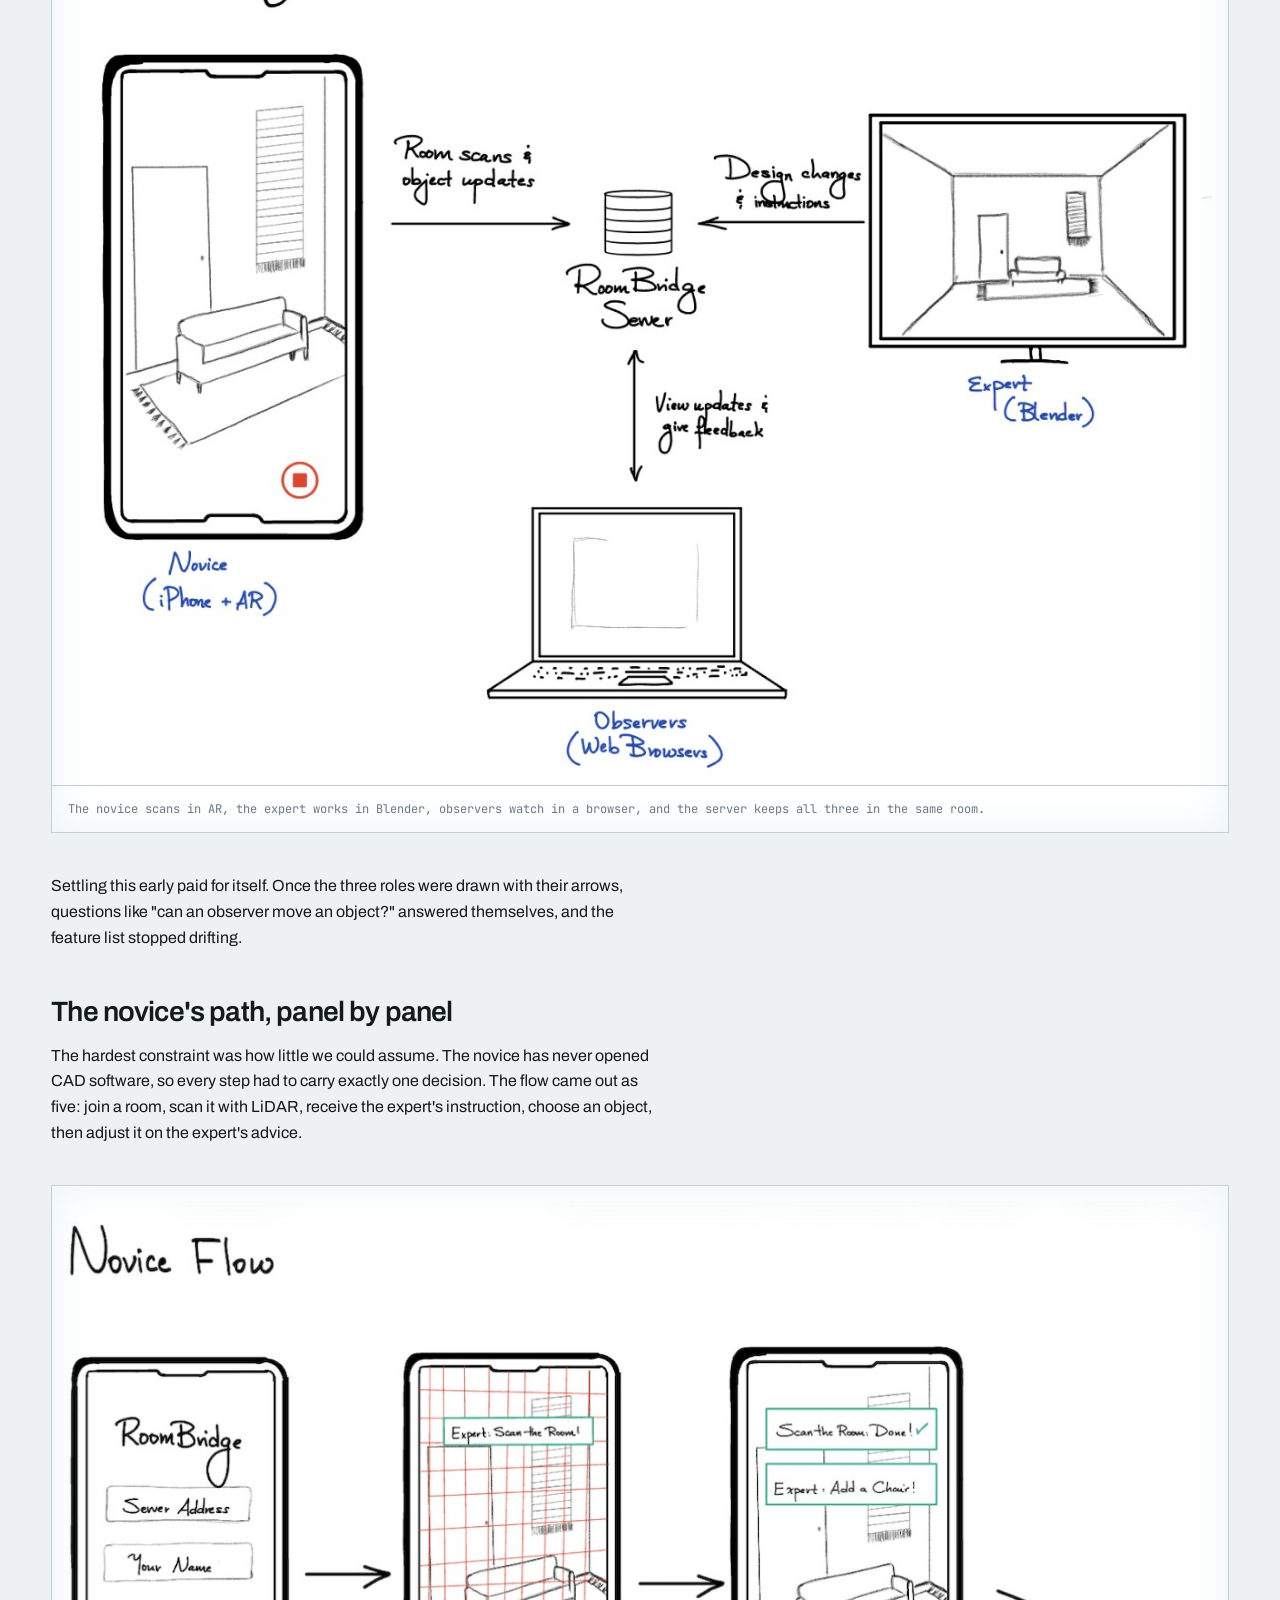
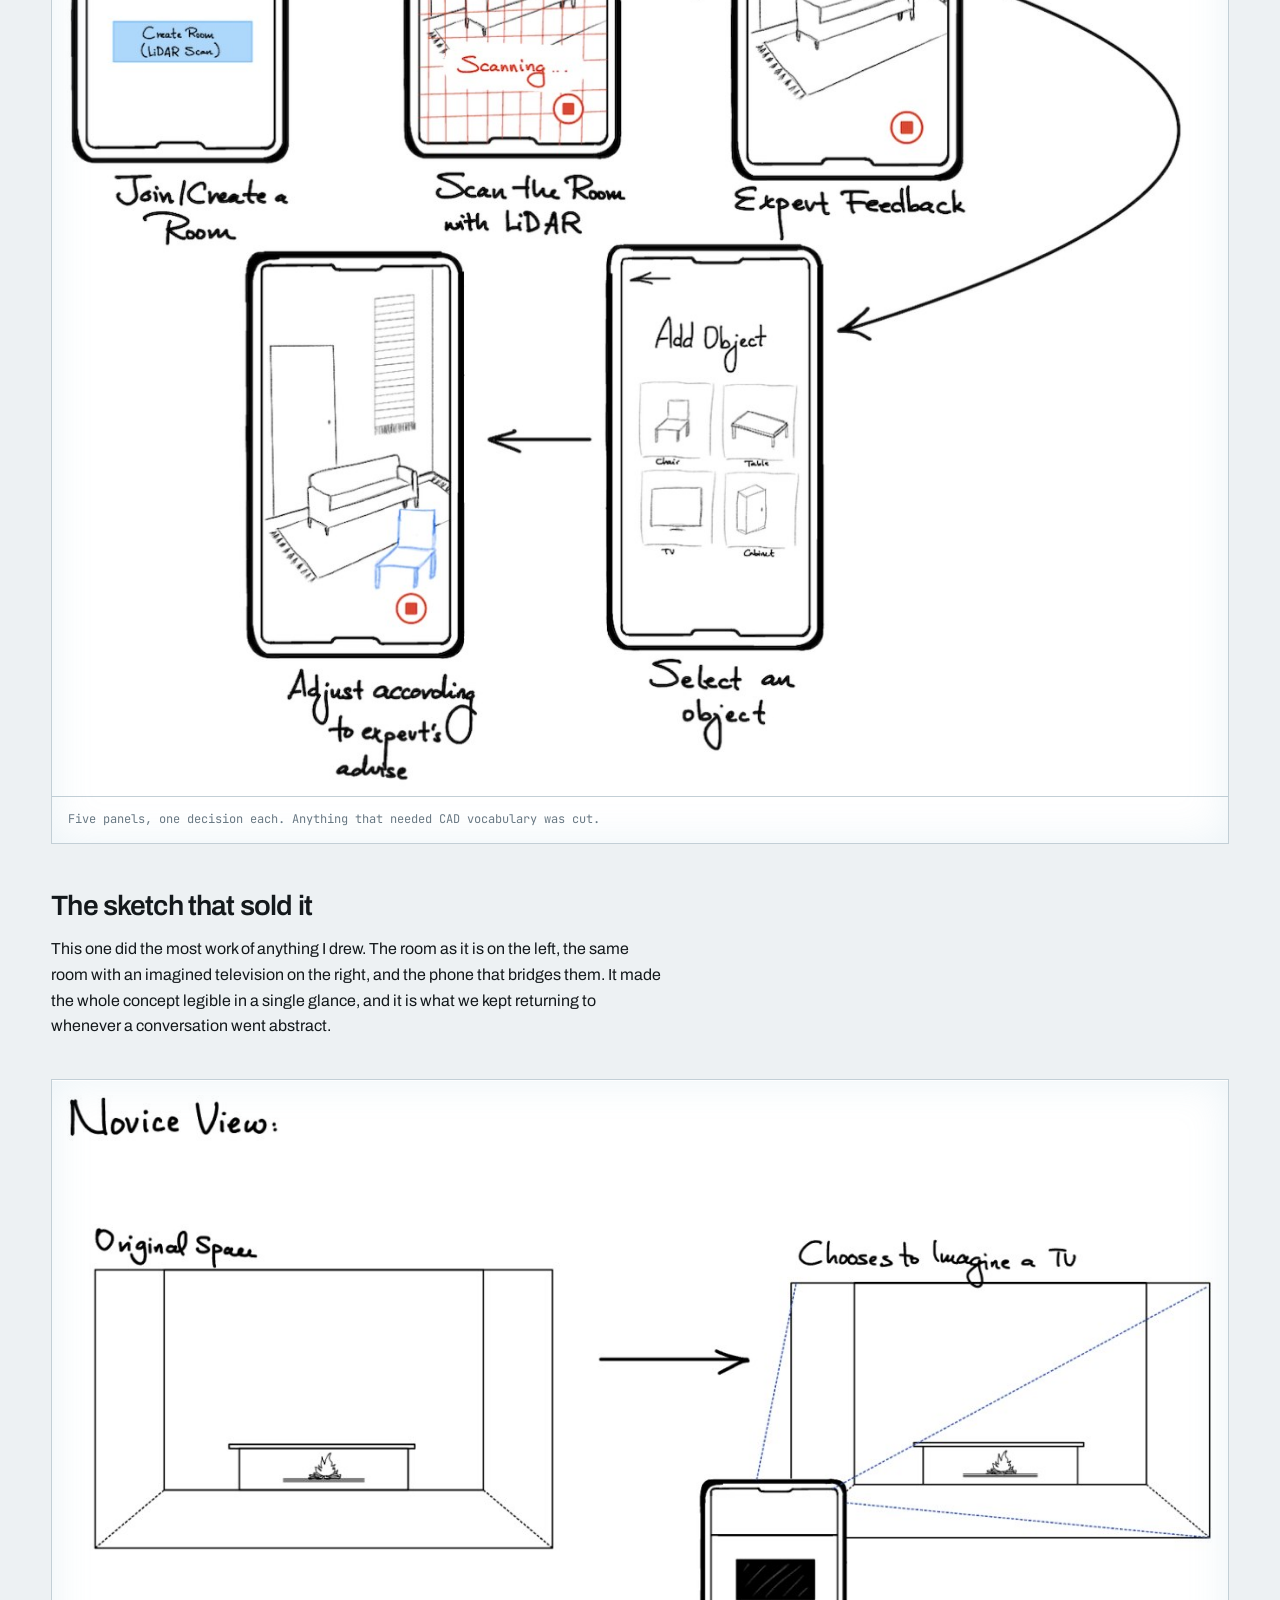
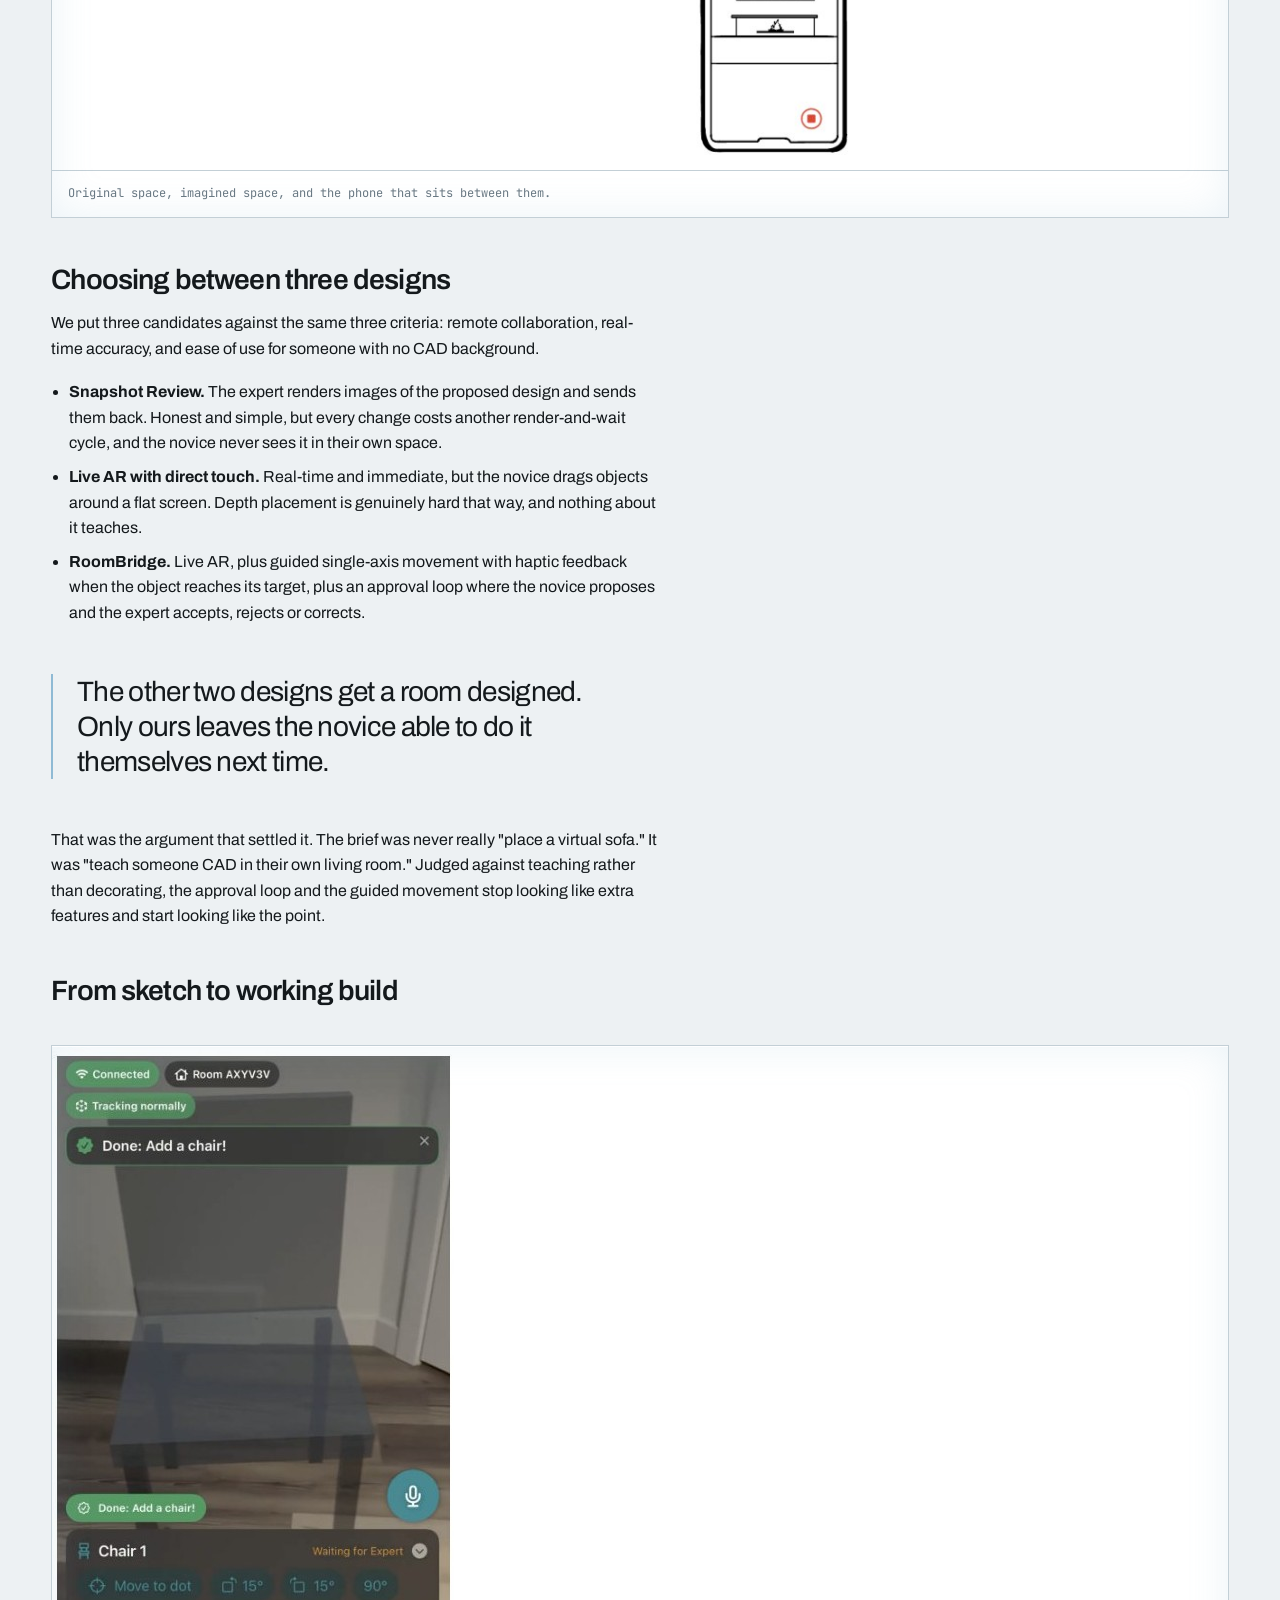
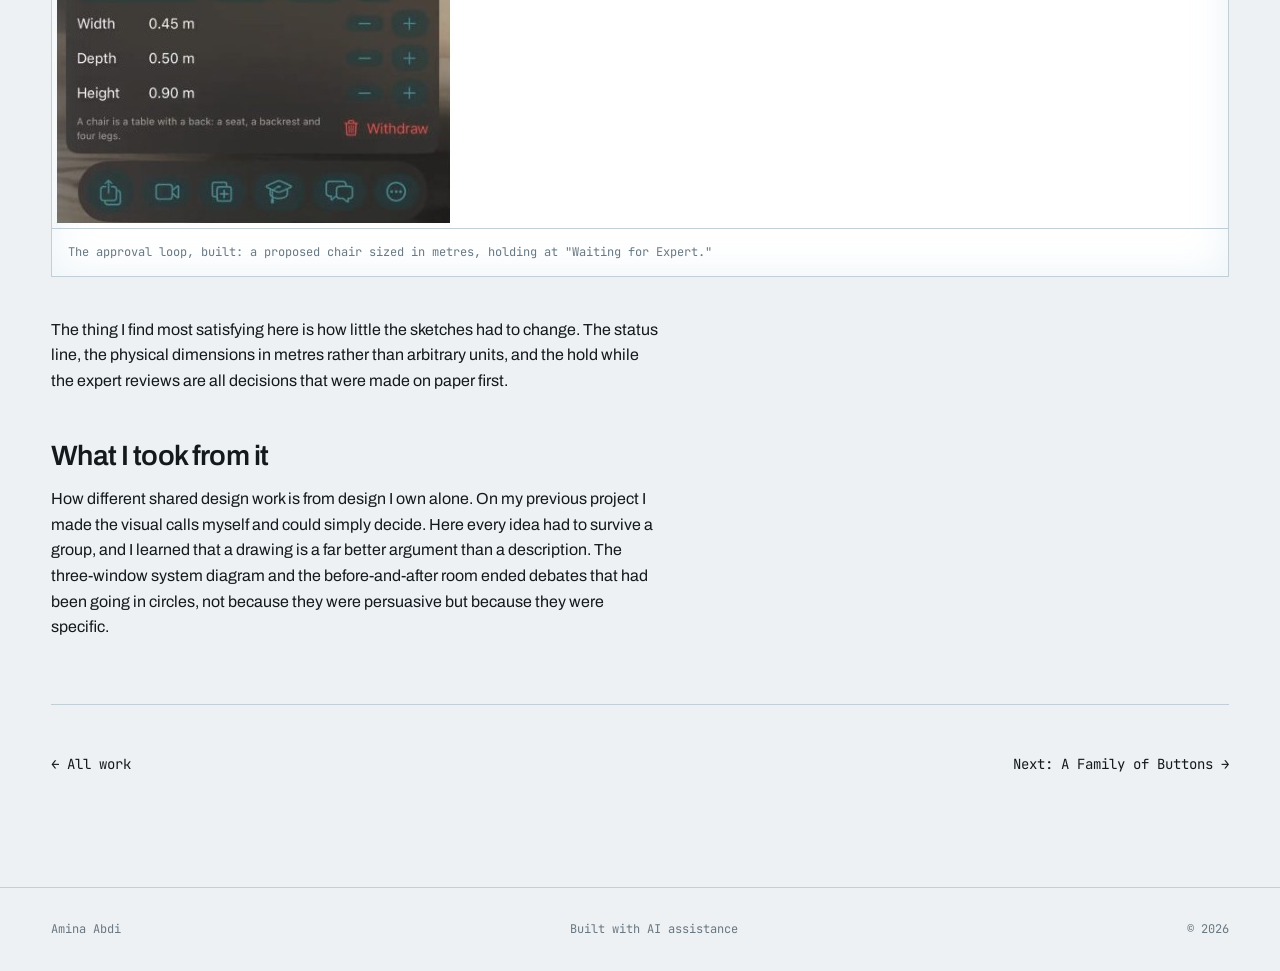
<file: work/roombridge.html>
<!DOCTYPE html>
<html lang="en">
<head>
<meta charset="UTF-8">
<meta name="viewport" content="width=device-width, initial-scale=1.0">
<title>RoomBridge | Amina Abdi</title>
<meta name="description" content="An augmented reality system that lets a CAD expert teach someone to redesign their own room from anywhere. Sketches, prototypes and design reasoning.">
<link rel="preconnect" href="https://fonts.googleapis.com">
<link rel="preconnect" href="https://fonts.gstatic.com" crossorigin>
<link href="https://fonts.googleapis.com/css2?family=Archivo:wght@400;500;600;700&family=JetBrains+Mono:wght@400;500&display=swap" rel="stylesheet">
<link rel="stylesheet" href="../css/style.css">
</head>
<body>

<nav class="nav">
  <a href="../index.html" class="nav-name">Amina Abdi</a>
  <div class="nav-links">
    <a href="../index.html#work">Work</a>
    <a href="../philosophy.html">Philosophy</a>
    <a href="../index.html#experience">Experience</a>
    <a href="../index.html#contact">Contact</a>
  </div>
  <div class="clock"></div>
</nav>

<header class="case-hero">
  <div class="wrap" style="padding-inline:0">
    <div class="case-hero-grid">
      <div>
        <span class="marker">01 · Interaction design</span>
        <h1 class="case-title">RoomBridge</h1>
        <p class="case-sub">
          Teaching someone to redesign their own room when you can't stand in
          it with them. An expert works in CAD from anywhere, and the changes
          appear in the learner's actual living room through their phone.
        </p>
      </div>
      <div class="glass-mark" data-shape="portal"></div>
    </div>
  </div>
</header>

<main class="wrap case-body" style="padding-bottom:4rem">

  <dl class="case-facts">
    <div><dt>Type</dt><dd>Collaborative AR system</dd></div>
    <div><dt>My role</dt><dd>Design, sketching and prototyping</dd></div>
    <div><dt>Year</dt><dd>2026</dd></div>
    <div><dt>Built with</dt><dd>iPhone LiDAR, ARKit, Blender</dd></div>
  </dl>

  <h2>Two people, one problem from opposite ends</h2>
  <p>
    An expert who knows Blender wants to teach someone remotely, but describing
    how to move, scale and align a 3D object over a call is close to impossible.
    The vocabulary doesn't survive the trip.
  </p>
  <p>
    Meanwhile a novice wants to picture a cabinet above their counter or a
    television over their fireplace. They have the idea. What they can't do is
    connect a model on a screen to the room they're standing in, which is the
    part that actually decides whether the idea is any good.
  </p>
  <p>
    Both problems have the same shape: the gap between a CAD file and a physical
    room. That gap is what we designed into.
  </p>

  <h2>Where I came in</h2>
  <p>
    I worked the design side of this project: the brainstorming, the sketching,
    and the prototypes. The concepts were reached collectively as a group, and
    the prototypes were built together with a design partner, which made this a
    different kind of work from a project I own outright. Less deciding, more
    making a case clearly enough that the group could agree on it.
  </p>

  <h2>Drawing the system before any screen</h2>
  <p>
    The first useful sketch wasn't an interface. It was the shape of the system,
    because three people in three different places needed to look at the same
    room through three different windows, and nobody could agree on who could
    see what until it was on paper.
  </p>

  <figure class="case-figure">
    <img src="../assets/img/rb-system.jpg" alt="Hand-drawn system diagram showing a novice's phone, a RoomBridge server, an expert's Blender view and an observer's laptop, with arrows for room scans, design changes and feedback">
    <figcaption>The novice scans in AR, the expert works in Blender, observers watch in a browser, and the server keeps all three in the same room.</figcaption>
  </figure>

  <p>
    Settling this early paid for itself. Once the three roles were drawn with
    their arrows, questions like "can an observer move an object?" answered
    themselves, and the feature list stopped drifting.
  </p>

  <h2>The novice's path, panel by panel</h2>
  <p>
    The hardest constraint was how little we could assume. The novice has never
    opened CAD software, so every step had to carry exactly one decision. The
    flow came out as five: join a room, scan it with LiDAR, receive the expert's
    instruction, choose an object, then adjust it on the expert's advice.
  </p>

  <figure class="case-figure">
    <img src="../assets/img/rb-flow.jpg" alt="Five-panel hand-drawn flow of the novice journey: join or create a room, scan the room with LiDAR, expert feedback, select an object, adjust according to the expert's advice">
    <figcaption>Five panels, one decision each. Anything that needed CAD vocabulary was cut.</figcaption>
  </figure>

  <h2>The sketch that sold it</h2>
  <p>
    This one did the most work of anything I drew. The room as it is on the
    left, the same room with an imagined television on the right, and the phone
    that bridges them. It made the whole concept legible in a single glance, and
    it is what we kept returning to whenever a conversation went abstract.
  </p>

  <figure class="case-figure">
    <img src="../assets/img/rb-view.jpg" alt="Hand-drawn comparison of a living room before and after imagining a television above the fireplace, with a phone showing the augmented view">
    <figcaption>Original space, imagined space, and the phone that sits between them.</figcaption>
  </figure>

  <h2>Choosing between three designs</h2>
  <p>
    We put three candidates against the same three criteria: remote
    collaboration, real-time accuracy, and ease of use for someone with no CAD
    background.
  </p>
  <ul>
    <li><strong>Snapshot Review.</strong> The expert renders images of the proposed design and sends them back. Honest and simple, but every change costs another render-and-wait cycle, and the novice never sees it in their own space.</li>
    <li><strong>Live AR with direct touch.</strong> Real-time and immediate, but the novice drags objects around a flat screen. Depth placement is genuinely hard that way, and nothing about it teaches.</li>
    <li><strong>RoomBridge.</strong> Live AR, plus guided single-axis movement with haptic feedback when the object reaches its target, plus an approval loop where the novice proposes and the expert accepts, rejects or corrects.</li>
  </ul>

  <p class="pull">
    The other two designs get a room designed. Only ours leaves the novice able
    to do it themselves next time.
  </p>

  <p>
    That was the argument that settled it. The brief was never really "place a
    virtual sofa." It was "teach someone CAD in their own living room." Judged
    against teaching rather than decorating, the approval loop and the guided
    movement stop looking like extra features and start looking like the point.
  </p>

  <h2>From sketch to working build</h2>

  <figure class="case-figure">
    <img src="../assets/img/rb-built.jpg" alt="The built app showing a translucent chair placed in a real room in AR, with width, depth and height controls and a Waiting for Expert status">
    <figcaption>The approval loop, built: a proposed chair sized in metres, holding at "Waiting for Expert."</figcaption>
  </figure>

  <p>
    The thing I find most satisfying here is how little the sketches had to
    change. The status line, the physical dimensions in metres rather than
    arbitrary units, and the hold while the expert reviews are all decisions
    that were made on paper first.
  </p>

  <h2>What I took from it</h2>
  <p>
    How different shared design work is from design I own alone. On my previous
    project I made the visual calls myself and could simply decide. Here every
    idea had to survive a group, and I learned that a drawing is a far better
    argument than a description. The three-window system diagram and the
    before-and-after room ended debates that had been going in circles, not
    because they were persuasive but because they were specific.
  </p>

  <nav class="case-nav">
    <a href="../index.html#work">← All work</a>
    <a href="family-of-buttons.html">Next: A Family of Buttons →</a>
  </nav>

</main>

<footer class="foot">
  <span>Amina Abdi</span>
  <span>Built with AI assistance</span>
  <span>&copy; 2026</span>
</footer>

<script src="../js/main.js"></script>
</body>
</html>
</file>
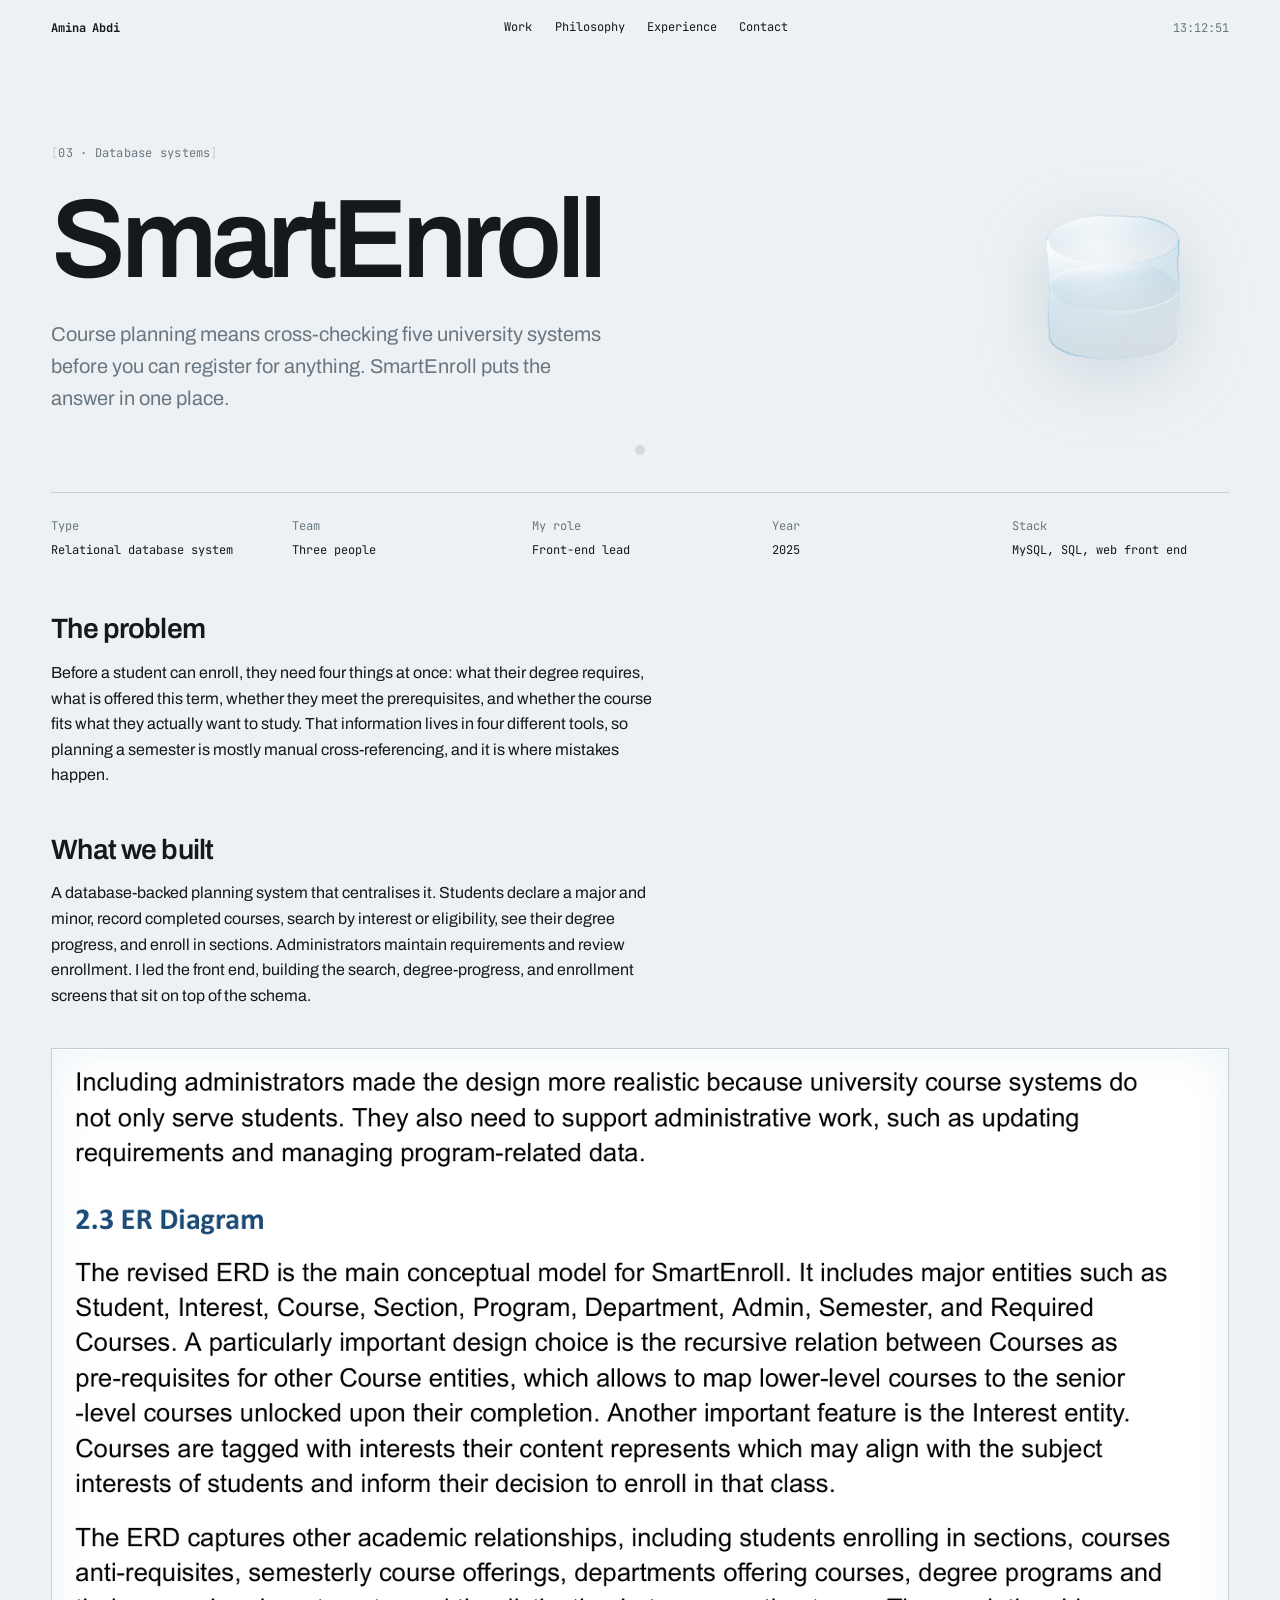
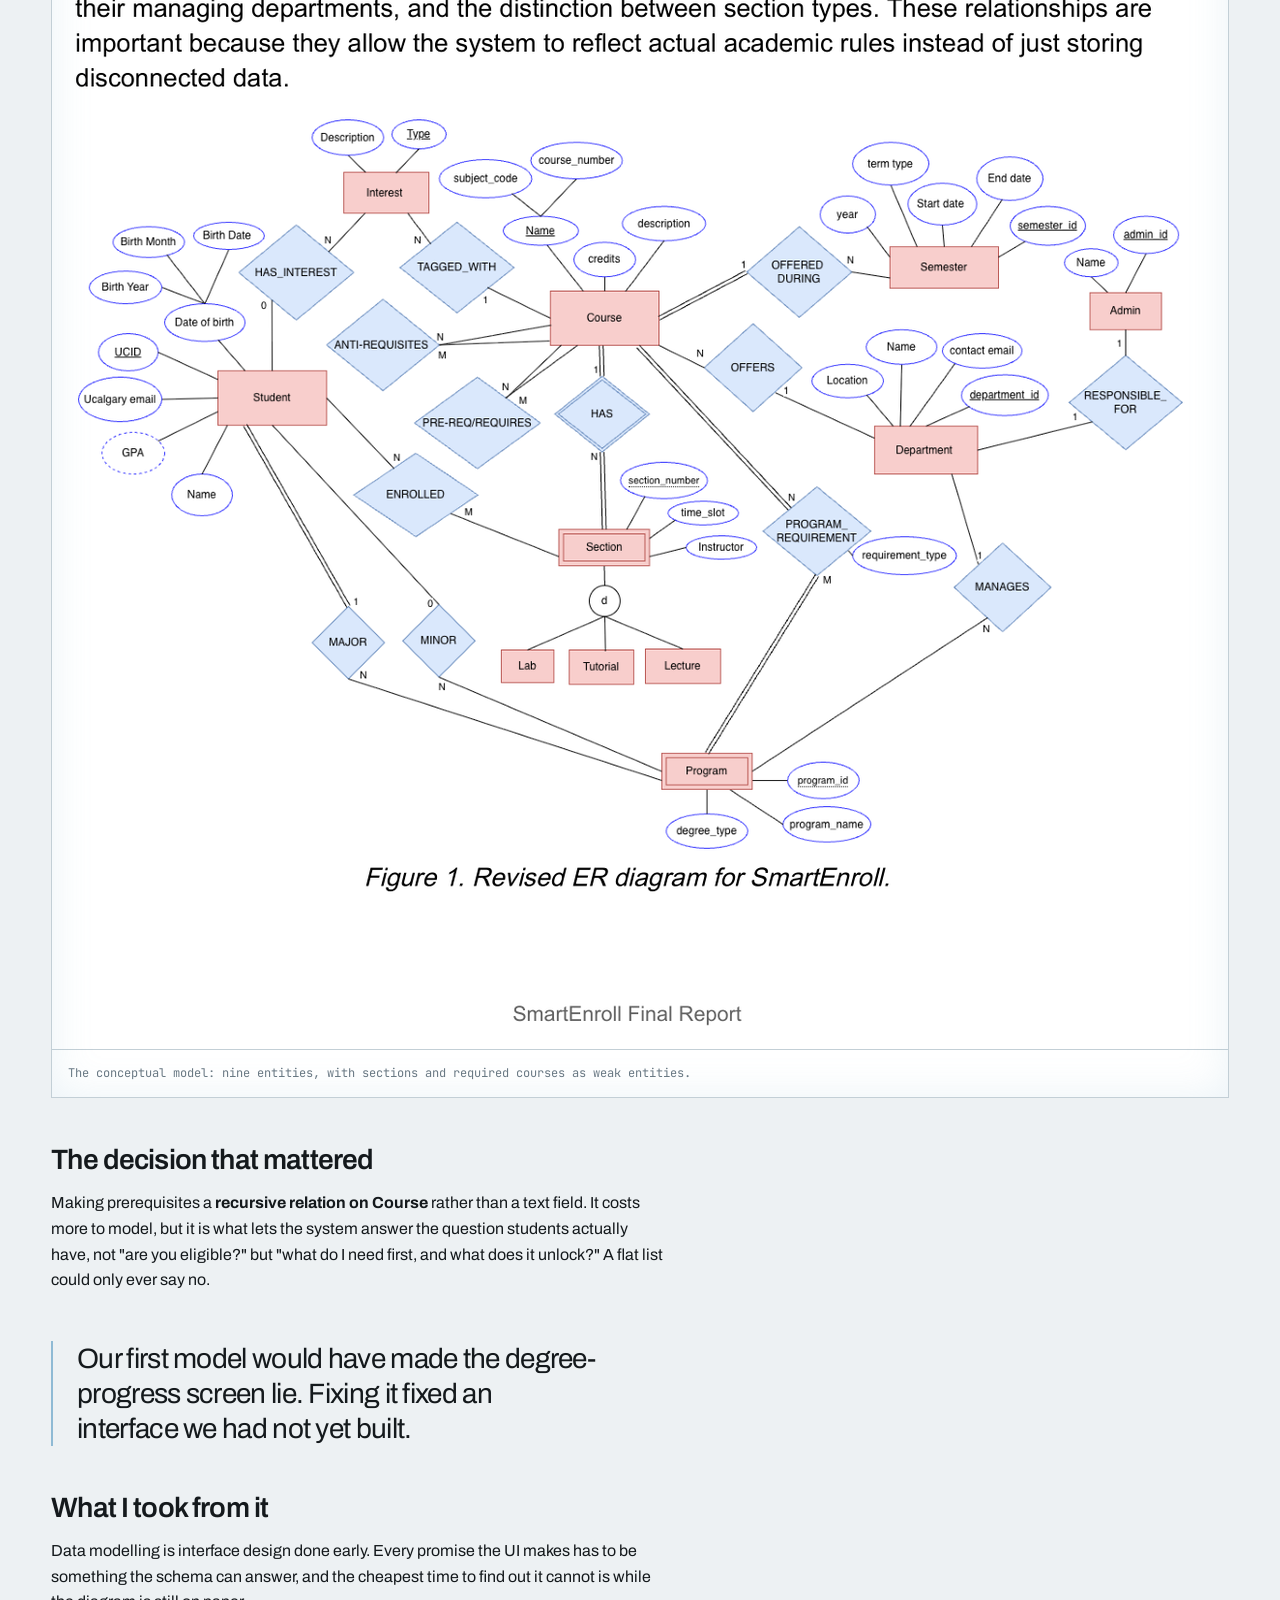
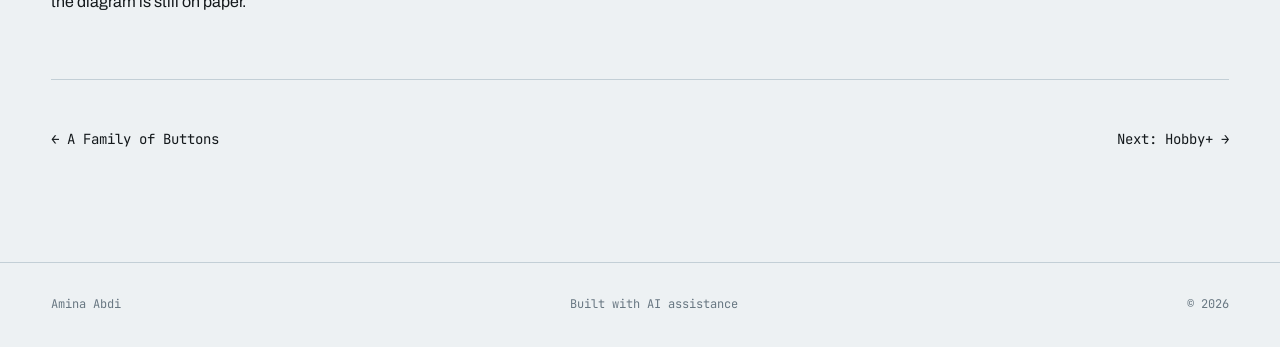
<file: work/smartenroll.html>
<!DOCTYPE html>
<html lang="en">
<head>
<meta charset="UTF-8">
<meta name="viewport" content="width=device-width, initial-scale=1.0">
<title>SmartEnroll | Amina Abdi</title>
<meta name="description" content="A course-planning and enrollment system built on a relational database.">
<link rel="preconnect" href="https://fonts.googleapis.com">
<link rel="preconnect" href="https://fonts.gstatic.com" crossorigin>
<link href="https://fonts.googleapis.com/css2?family=Archivo:wght@400;500;600;700&family=JetBrains+Mono:wght@400;500&display=swap" rel="stylesheet">
<link rel="stylesheet" href="../css/style.css">
</head>
<body>

<nav class="nav">
  <a href="../index.html" class="nav-name">Amina Abdi</a>
  <div class="nav-links">
    <a href="../index.html#work">Work</a>
    <a href="../philosophy.html">Philosophy</a>
    <a href="../index.html#experience">Experience</a>
    <a href="../index.html#contact">Contact</a>
  </div>
  <div class="clock"></div>
</nav>

<header class="case-hero">
  <div class="wrap" style="padding-inline:0">
      <div class="case-hero-grid">
        <div>
      <span class="marker">03 · Database systems</span>
      <h1 class="case-title">SmartEnroll</h1>
      <p class="case-sub">
        Course planning means cross-checking five university systems before you
        can register for anything. SmartEnroll puts the answer in one place.
      </p>
        </div>
        <div class="glass-mark" data-shape="database"></div>
      </div>
  </div>
</header>

<main class="wrap case-body" style="padding-bottom:4rem">

  <dl class="case-facts">
    <div><dt>Type</dt><dd>Relational database system</dd></div>
    <div><dt>Team</dt><dd>Three people</dd></div>
    <div><dt>My role</dt><dd>Front-end lead</dd></div>
    <div><dt>Year</dt><dd>2025</dd></div>
    <div><dt>Stack</dt><dd>MySQL, SQL, web front end</dd></div>
  </dl>

  <h2>The problem</h2>
  <p>
    Before a student can enroll, they need four things at once: what their degree
    requires, what is offered this term, whether they meet the prerequisites, and
    whether the course fits what they actually want to study. That information
    lives in four different tools, so planning a semester is mostly manual
    cross-referencing, and it is where mistakes happen.
  </p>

  <h2>What we built</h2>
  <p>
    A database-backed planning system that centralises it. Students declare a
    major and minor, record completed courses, search by interest or eligibility,
    see their degree progress, and enroll in sections. Administrators maintain
    requirements and review enrollment. I led the front end, building the search,
    degree-progress, and enrollment screens that sit on top of the schema.
  </p>

  <figure class="case-figure">
    <img src="../assets/img/smartenroll-erd.png" alt="Entity-relationship diagram showing Student, Course, Section, Program, Semester, Interest, Department and Admin entities with their relationships">
    <figcaption>The conceptual model: nine entities, with sections and required courses as weak entities.</figcaption>
  </figure>

  <h2>The decision that mattered</h2>
  <p>
    Making prerequisites a <strong>recursive relation on Course</strong> rather
    than a text field. It costs more to model, but it is what lets the system
    answer the question students actually have, not "are you eligible?" but
    "what do I need first, and what does it unlock?" A flat list could only ever
    say no.
  </p>

  <p class="pull">
    Our first model would have made the degree-progress screen lie. Fixing it
    fixed an interface we had not yet built.
  </p>


  <h2>What I took from it</h2>
  <p>
    Data modelling is interface design done early. Every promise the UI makes has
    to be something the schema can answer, and the cheapest time to find out it
    cannot is while the diagram is still on paper.
  </p>

  <nav class="case-nav">
    <a href="family-of-buttons.html">← A Family of Buttons</a>
    <a href="hobbyplus.html">Next: Hobby+ →</a>
  </nav>

</main>

<footer class="foot">
  <span>Amina Abdi</span>
  <span>Built with AI assistance</span>
  <span>&copy; 2026</span>
</footer>

<script src="../js/main.js"></script>
</body>
</html>
</file>
<file: css/style.css>
/* ============================================================
   AMINA ABDI — PORTFOLIO
   Design system: "Cold Clarity"
   Palette and type pulled from glacial / editorial references.
   ============================================================ */

/* ---------- 1. TOKENS ---------- */
:root {
  /* Colour — a cold, glacial monochrome. Warmth comes from photographs only. */
  --ice:    #EDF1F3;   /* page base        */
  --frost:  #FFFFFF;   /* raised panels    */
  --mist:   #C3CFD6;   /* rules, dividers  */
  --slate:  #687782;   /* secondary text   */
  --ink:    #14191C;   /* display + body   */
  --glow:   #8FBAD4;   /* the lit igloo edge — the one accent */

  /* Type */
  --display: "Archivo", "Helvetica Neue", Helvetica, Arial, sans-serif;
  --mono: "JetBrains Mono", ui-monospace, "SF Mono", Menlo, monospace;

  /* Scale — a modular scale, ~1.33 */
  --t-xs:   0.75rem;
  --t-sm:   0.875rem;
  --t-base: 1rem;
  --t-md:   1.25rem;
  --t-lg:   1.75rem;
  --t-xl:   2.75rem;
  --t-2xl:  4rem;

  /* Space */
  --gutter: clamp(1.25rem, 4vw, 4rem);
  --section: clamp(5rem, 12vh, 9rem);

  /* Motion */
  --ease: cubic-bezier(0.22, 0.61, 0.36, 1);
}

/* ---------- 2. RESET ---------- */
*, *::before, *::after { box-sizing: border-box; }

html {
  scroll-behavior: smooth;
  -webkit-font-smoothing: antialiased;
  -moz-osx-font-smoothing: grayscale;
}

body {
  margin: 0;
  background: var(--ice);
  color: var(--ink);
  font-family: var(--display);
  font-size: var(--t-base);
  line-height: 1.6;
  font-weight: 400;
  overflow-x: hidden;
}

img { max-width: 100%; display: block; }

a { color: inherit; text-decoration: none; }

h1, h2, h3 { margin: 0; font-weight: 600; letter-spacing: -0.03em; line-height: 1.02; }

p { margin: 0 0 1.1em; max-width: 68ch; }

::selection { background: var(--glow); color: var(--ink); }

/* Keyboard focus — visible, never removed */
:focus-visible {
  outline: 2px solid var(--ink);
  outline-offset: 4px;
}

/* ---------- 3. SHARED PIECES ---------- */

/* A monospace marker. Encodes a section's position, not decoration. */
.marker {
  font-family: var(--mono);
  font-size: var(--t-xs);
  color: var(--slate);
  letter-spacing: 0.02em;
  display: block;
  margin-bottom: 1.5rem;
}
.marker::before { content: "["; color: var(--mist); }
.marker::after  { content: "]"; color: var(--mist); }

.wrap {
  max-width: 1340px;
  margin: 0 auto;
  padding-inline: var(--gutter);
}

.section {
  padding-block: var(--section);
  border-top: 1px solid var(--mist);
}

.section-head {
  font-size: var(--t-xl);
  margin-bottom: 2.5rem;
  max-width: 28ch;
  text-wrap: balance;
}

.lede {
  font-size: var(--t-md);
  line-height: 1.5;
  color: var(--ink);
  max-width: 54ch;
}

.muted { color: var(--slate); }

/* ---------- 4. FROST CURTAIN (page transition) ---------- */
.curtain {
  position: fixed;
  inset: 0;
  z-index: 9000;
  background: var(--ink);
  transform: scaleY(0);
  transform-origin: bottom;
  pointer-events: none;
}
.curtain.in  { transform: scaleY(1); transform-origin: bottom; transition: transform .5s var(--ease); }
.curtain.out { transform: scaleY(0); transform-origin: top;    transition: transform .5s var(--ease); }

/* ---------- 5. CURSOR ---------- */
.cursor {
  position: fixed;
  top: 0; left: 0;
  width: 10px; height: 10px;
  border-radius: 50%;
  background: var(--ink);
  pointer-events: none;
  z-index: 8000;
  transform: translate(-50%, -50%);
  transition: width .25s var(--ease), height .25s var(--ease), background .25s var(--ease);
  mix-blend-mode: difference;
}
.cursor.wide { width: 46px; height: 46px; background: var(--glow); }
@media (hover: none) { .cursor { display: none; } }

/* ---------- 6. NAV ---------- */
.nav {
  position: fixed;
  top: 0; left: 0; right: 0;
  z-index: 100;
  display: flex;
  justify-content: space-between;
  align-items: center;
  padding: 1.1rem var(--gutter);
  font-family: var(--mono);
  font-size: var(--t-xs);
  background: rgba(237, 241, 243, 0.72);
  backdrop-filter: blur(14px);
  -webkit-backdrop-filter: blur(14px);
  border-bottom: 1px solid transparent;
  transition: border-color .3s var(--ease);
}
.nav.stuck { border-bottom-color: var(--mist); }

.nav-name { font-weight: 700; letter-spacing: -0.01em; white-space: nowrap; }

/* Below tablet the links take a row of their own rather than overflowing. */
@media (max-width: 760px) {
  .nav { flex-wrap: wrap; row-gap: 0.5rem; padding-block: 0.75rem; }
  .nav-links { order: 3; flex-basis: 100%; justify-content: space-between; gap: 0.75rem; }
}

.nav-links { display: flex; gap: 1.4rem; align-items: center; }
.nav-links a { position: relative; padding-bottom: 2px; }
.nav-links a::after {
  content: "";
  position: absolute;
  left: 0; bottom: 0;
  width: 100%; height: 1px;
  background: var(--ink);
  transform: scaleX(0);
  transform-origin: right;
  transition: transform .35s var(--ease);
}
.nav-links a:hover::after,
.nav-links a[aria-current="page"]::after { transform: scaleX(1); transform-origin: left; }

.clock { color: var(--slate); font-variant-numeric: tabular-nums; }
@media (max-width: 720px) { .clock { display: none; } }

/* ---------- 7. HERO ---------- */
.hero {
  min-height: 100svh;
  display: flex;
  flex-direction: column;
  justify-content: center;
  padding: 7rem var(--gutter) 3rem;
  position: relative;
}

/* The name — set enormous, edge to edge. The one bold gesture on the page. */
.hero-name {
  font-size: clamp(3.4rem, 15.5vw, 15rem);
  font-weight: 700;
  letter-spacing: -0.055em;
  line-height: 0.86;
  margin: 0 0 2.5rem;
  display: flex;
  flex-wrap: wrap;
  /* Flex containers drop whitespace nodes, so the word space is set here. */
  gap: 0 0.26em;
}

/* Each letter is an ice block that falls into place on load. */
.hero-name .shard {
  display: inline-block;
  will-change: transform, opacity, filter;
}

.hero-grid {
  display: grid;
  grid-template-columns: minmax(0, 1.15fr) minmax(0, 1fr);
  gap: clamp(2rem, 5vw, 5rem);
  align-items: start;
}
@media (max-width: 860px) { .hero-grid { grid-template-columns: 1fr; } }

.hero-intro { font-size: var(--t-md); line-height: 1.45; max-width: 46ch; }

.hero-meta {
  font-family: var(--mono);
  font-size: var(--t-xs);
  color: var(--slate);
  display: grid;
  gap: 0.55rem;
  padding-top: 0.4rem;
}
.hero-meta div { display: flex; justify-content: space-between; gap: 2rem; border-bottom: 1px solid var(--mist); padding-bottom: 0.55rem; }
.hero-meta span:last-child { color: var(--ink); text-align: right; }

.scroll-cue {
  position: absolute;
  bottom: 2rem; left: var(--gutter);
  font-family: var(--mono);
  font-size: var(--t-xs);
  color: var(--slate);
}

/* ---------- 8. ABOUT ---------- */
.about-grid {
  display: grid;
  grid-template-columns: minmax(0, 1fr) minmax(0, 1.1fr);
  gap: clamp(2rem, 6vw, 6rem);
  align-items: start;
}
@media (max-width: 860px) { .about-grid { grid-template-columns: 1fr; } }

.portrait {
  position: relative;
  aspect-ratio: 4 / 5;
  background: var(--frost);
  border: 1px solid var(--mist);
  overflow: hidden;
  /* An outline isn't clipped by this element's own overflow, so it can
     step outward on hover. */
  outline: 1px solid transparent;
  outline-offset: 0;
  transition: outline-color .45s var(--ease), outline-offset .45s var(--ease);
}
.portrait:hover { outline-color: var(--ink); outline-offset: 12px; }

.portrait img {
  width: 100%;
  height: 100%;
  object-fit: cover;
  transition: transform .9s var(--ease);
}
.portrait:hover img { transform: scale(1.035); }

/* A hairline rule inside the frame, to echo the outline stepping out. */
.portrait::after {
  content: "";
  position: absolute;
  inset: 14px;
  border: 1px solid rgba(255, 255, 255, 0.75);
  opacity: 0;
  pointer-events: none;
  transition: opacity .45s var(--ease);
}
.portrait:hover::after { opacity: 1; }

@media (prefers-reduced-motion: reduce) {
  .portrait:hover img { transform: none; }
}
.portrait-fallback {
  position: absolute; inset: 0;
  display: grid; place-content: center; gap: .4rem; text-align: center;
  font-family: var(--mono); font-size: var(--t-xs); color: var(--slate);
  padding: 2rem;
}

.skills {
  margin-top: 2.5rem;
  display: flex;
  flex-wrap: wrap;
  gap: 0.4rem;
}
.skills li {
  list-style: none;
  font-family: var(--mono);
  font-size: var(--t-xs);
  padding: 0.3rem 0.65rem;
  border: 1px solid var(--mist);
  color: var(--slate);
}

/* ---------- 9. WORK LIST ---------- */
/* A list, not a grid of cards. Hovering a row floats its preview. */
.work-list { border-top: 1px solid var(--mist); }

.work-row {
  display: grid;
  grid-template-columns: 4.5rem minmax(0, 1fr) minmax(0, 0.8fr) 7rem;
  gap: 1.5rem;
  align-items: baseline;
  padding: 1.8rem 0;
  border-bottom: 1px solid var(--mist);
  position: relative;
  transition: padding-left .45s var(--ease), color .3s var(--ease);
}
.work-row:hover { padding-left: 1.2rem; }
.work-row:hover .work-title { color: var(--ink); }

.work-index { font-family: var(--mono); font-size: var(--t-xs); color: var(--mist); }
.work-title { font-size: var(--t-lg); font-weight: 600; letter-spacing: -0.03em; transition: color .3s var(--ease); }
.work-desc  { font-size: var(--t-sm); color: var(--slate); line-height: 1.5; }
.work-year  { font-family: var(--mono); font-size: var(--t-xs); color: var(--slate); text-align: right; }

@media (max-width: 860px) {
  .work-row { grid-template-columns: 3rem 1fr; gap: .5rem 1rem; }
  .work-desc { grid-column: 2; }
  .work-year { grid-column: 2; text-align: left; }
}

/* Floating preview that trails the cursor */
.preview {
  position: fixed;
  top: 0; left: 0;
  width: 320px;
  aspect-ratio: 4 / 3;
  pointer-events: none;
  z-index: 50;
  opacity: 0;
  overflow: hidden;
  border: 1px solid var(--mist);
  background: var(--frost);
  transform: translate(-50%, -50%) scale(0.94);
  transition: opacity .35s var(--ease), transform .35s var(--ease);
}
.preview.show { opacity: 1; transform: translate(-50%, -50%) scale(1); }
.preview img { width: 100%; height: 100%; object-fit: cover; }
@media (max-width: 1024px) { .preview { display: none; } }

/* ---------- 10. EXPERIENCE (a real sequence, so it is numbered by date) ---------- */
.exp-row {
  display: grid;
  grid-template-columns: 11rem minmax(0, 1fr);
  gap: 2rem;
  padding: 2rem 0;
  border-bottom: 1px solid var(--mist);
}
.exp-row:first-child { border-top: 1px solid var(--mist); }
@media (max-width: 720px) { .exp-row { grid-template-columns: 1fr; gap: .5rem; } }

.exp-when { font-family: var(--mono); font-size: var(--t-xs); color: var(--slate); padding-top: .45rem; }
.exp-role { font-size: var(--t-md); font-weight: 600; letter-spacing: -0.02em; }
.exp-org  { color: var(--slate); font-size: var(--t-sm); margin-bottom: .9rem; }
.exp-row ul { margin: 0; padding-left: 1.1rem; }
.exp-row li { font-size: var(--t-sm); color: var(--slate); margin-bottom: .4rem; line-height: 1.55; max-width: 62ch; }

/* ---------- 11. BEYOND (photographs carry the colour) ---------- */
.beyond-grid {
  display: grid;
  grid-template-columns: repeat(auto-fit, minmax(240px, 1fr));
  gap: 1.5rem;
  margin-bottom: 3rem;
}
.photo {
  position: relative;
  overflow: hidden;
  background: var(--frost);
  border: 1px solid var(--mist);
}
.photo img { width: 100%; aspect-ratio: 3 / 4; object-fit: cover; transition: transform 1.1s var(--ease); }
.photo:hover img { transform: scale(1.04); }
.photo figcaption {
  font-family: var(--mono);
  font-size: var(--t-xs);
  color: var(--slate);
  padding: .8rem 1rem;
  border-top: 1px solid var(--mist);
}

/* ---------- 11b. CAROUSEL ---------- */
.carousel { position: relative; margin-bottom: 3.5rem; }

.car-viewport { overflow: hidden; }

.car-track {
  display: flex;
  align-items: center;
  gap: 1.25rem;
  margin: 0;
  padding: 0;
  list-style: none;
  height: clamp(300px, 50vh, 520px);
  transition: transform .75s var(--ease);
  will-change: transform;
}

.car-slide {
  flex: 0 0 auto;
  height: 100%;
  opacity: 0.32;
  transform: scale(0.9);
  filter: grayscale(0.55);
  transition: opacity .6s var(--ease), transform .6s var(--ease), filter .6s var(--ease);
}
.car-slide.is-active { opacity: 1; transform: scale(1); filter: none; }

.car-slide img {
  height: 100%;
  width: auto;
  max-width: none;
  object-fit: cover;
  border: 1px solid var(--mist);
  background: var(--frost);
  user-select: none;
  -webkit-user-drag: none;
}

/* Glass controls */
.car-btn {
  position: absolute;
  top: 50%;
  z-index: 5;
  width: 48px;
  height: 48px;
  border-radius: 50%;
  border: 1px solid rgba(255,255,255,0.8);
  background: rgba(255,255,255,0.5);
  backdrop-filter: blur(10px);
  -webkit-backdrop-filter: blur(10px);
  box-shadow: 0 8px 26px rgba(99,142,169,0.22);
  color: var(--ink);
  font-family: var(--display);
  font-size: 1.3rem;
  line-height: 1;
  cursor: pointer;
  transform: translateY(-50%);
  transition: background .3s var(--ease), transform .3s var(--ease);
}
.car-btn:hover { background: rgba(255,255,255,0.85); }
.car-btn:active { transform: translateY(-50%) scale(0.94); }
.car-prev { left: 0; }
.car-next { right: 0; }
@media (max-width: 620px) { .car-btn { width: 40px; height: 40px; font-size: 1.1rem; } }

.car-caption {
  margin-top: 1.1rem;
  max-width: none;
  text-align: center;
  font-family: var(--mono);
  font-size: var(--t-xs);
  color: var(--slate);
  min-height: 1.4em;
}

.car-dots {
  display: flex;
  justify-content: center;
  gap: 0.45rem;
  margin-top: 1rem;
  flex-wrap: wrap;
}
.car-dot {
  width: 7px; height: 7px;
  padding: 0;
  border-radius: 50%;
  border: 0;
  background: var(--mist);
  cursor: pointer;
  transition: background .3s var(--ease), transform .3s var(--ease);
}
.car-dot.is-active { background: var(--ink); transform: scale(1.35); }

@media (prefers-reduced-motion: reduce) {
  .car-track, .car-slide { transition: none !important; }
}

.notes { display: grid; grid-template-columns: repeat(auto-fit, minmax(230px, 1fr)); gap: 1.5rem; }
.note { border-top: 2px solid var(--ink); padding-top: 1rem; }
.note h3 { font-size: var(--t-base); margin-bottom: .4rem; }
.note p { font-size: var(--t-sm); color: var(--slate); margin: 0; }

/* ---------- 12. CONTACT ---------- */
.contact-head {
  font-size: clamp(2.2rem, 7vw, 5.5rem);
  letter-spacing: -0.045em;
  line-height: 1;
  margin-bottom: 2.5rem;
}
.contact-links { display: flex; flex-wrap: wrap; gap: 1.6rem; font-family: var(--mono); font-size: var(--t-sm); }
.contact-links a { border-bottom: 1px solid var(--mist); padding-bottom: 3px; transition: border-color .3s var(--ease); }
.contact-links a:hover { border-bottom-color: var(--ink); }

.foot {
  display: flex; justify-content: space-between; flex-wrap: wrap; gap: 1rem;
  padding: 2rem var(--gutter);
  font-family: var(--mono); font-size: var(--t-xs); color: var(--slate);
  border-top: 1px solid var(--mist);
}

/* ---------- 13. CASE STUDY PAGES ---------- */
.case-hero { padding: 9rem var(--gutter) 0; }
.case-title { font-size: clamp(2.6rem, 9vw, 7rem); letter-spacing: -0.05em; line-height: .95; margin-bottom: 1.5rem; }
.case-sub { font-size: var(--t-md); color: var(--slate); max-width: 50ch; }

.case-facts {
  display: grid;
  grid-template-columns: repeat(auto-fit, minmax(160px, 1fr));
  gap: 1.5rem;
  margin: 3.5rem 0;
  padding-top: 1.5rem;
  border-top: 1px solid var(--mist);
  font-family: var(--mono);
  font-size: var(--t-xs);
}
.case-facts dt { color: var(--slate); margin-bottom: .35rem; }
.case-facts dd { margin: 0; color: var(--ink); line-height: 1.5; }

.case-body h2 { font-size: var(--t-lg); margin: 3rem 0 1rem; }
.case-body p, .case-body li { color: var(--ink); }
.case-body ul { padding-left: 1.1rem; }
.case-body li { margin-bottom: .5rem; max-width: 66ch; }

.pull {
  font-size: var(--t-lg);
  letter-spacing: -0.025em;
  line-height: 1.25;
  border-left: 2px solid var(--glow);
  padding-left: 1.5rem;
  margin: 3rem 0;
  max-width: 34ch;
}

.case-figure { margin: 2.5rem 0; border: 1px solid var(--mist); background: var(--frost); }
.case-figure figcaption { font-family: var(--mono); font-size: var(--t-xs); color: var(--slate); padding: .85rem 1rem; border-top: 1px solid var(--mist); }

.case-nav { display: flex; justify-content: space-between; gap: 1rem; padding: 3rem 0; font-family: var(--mono); font-size: var(--t-sm); border-top: 1px solid var(--mist); margin-top: 4rem; }

/* ---------- 13b. LIQUID GLASS ---------- */
/* An animated glass sigil per project, drawn in SVG. It sits beside the
   title as an identifying mark — the screenshot below it stays the evidence. */

.case-hero-grid {
  display: grid;
  grid-template-columns: minmax(0, 1fr) auto;
  gap: clamp(1.5rem, 5vw, 4rem);
  align-items: center;
}
@media (max-width: 860px) {
  .case-hero-grid { grid-template-columns: 1fr; gap: 2.5rem; }
}

.glass-mark {
  width: clamp(130px, 18vw, 230px);
  aspect-ratio: 1;
  animation: mark-float 9s ease-in-out infinite;
}
.glass-mark svg {
  width: 100%;
  height: 100%;
  display: block;
  filter: drop-shadow(0 20px 34px rgba(99, 142, 169, 0.3));
}

@keyframes mark-float {
  0%, 100% { transform: translateY(0) rotate(0deg); }
  50%      { transform: translateY(-13px) rotate(-1.4deg); }
}

.glass-sheen {
  transform-box: view-box;
  animation: sheen 7s ease-in-out infinite;
}
@keyframes sheen {
  0%   { transform: translateX(-130px); opacity: 0; }
  18%  { opacity: 0.9; }
  70%  { opacity: 0.5; }
  100% { transform: translateX(250px); opacity: 0; }
}

/* Glass treatment on the project screenshots — refraction on hover, so the
   motion answers something the viewer did rather than running on its own. */
.case-figure { position: relative; isolation: isolate; overflow: hidden; }
.case-figure::after {
  content: "";
  position: absolute;
  inset: 0;
  z-index: 2;
  pointer-events: none;
  background: linear-gradient(104deg,
    transparent 30%,
    rgba(255,255,255,0.58) 44%,
    rgba(143,186,212,0.3) 52%,
    transparent 64%);
  transform: translateX(-110%);
  transition: transform 1.15s var(--ease);
}
.case-figure:hover::after { transform: translateX(110%); }

.case-figure::before {
  content: "";
  position: absolute;
  inset: 0;
  z-index: 3;
  pointer-events: none;
  box-shadow:
    inset 0 1px 0 rgba(255,255,255,0.9),
    inset 0 0 40px rgba(143,186,212,0.18);
}

/* ---------- 14. REVEAL (used only on section headings) ---------- */
.reveal { opacity: 0; transform: translateY(18px); }
.reveal.seen { opacity: 1; transform: none; transition: opacity .7s var(--ease), transform .7s var(--ease); }

/* ---------- 15. REDUCED MOTION ---------- */
@media (prefers-reduced-motion: reduce) {
  *, *::before, *::after {
    animation-duration: 0.001ms !important;
    transition-duration: 0.001ms !important;
    scroll-behavior: auto !important;
  }
  .reveal { opacity: 1; transform: none; }
  .hero-name .shard { opacity: 1 !important; transform: none !important; filter: none !important; }
  .cursor, .preview { display: none; }
  .glass-mark, .glass-sheen { animation: none !important; }
  .case-figure::after { display: none; }
}
</file>
